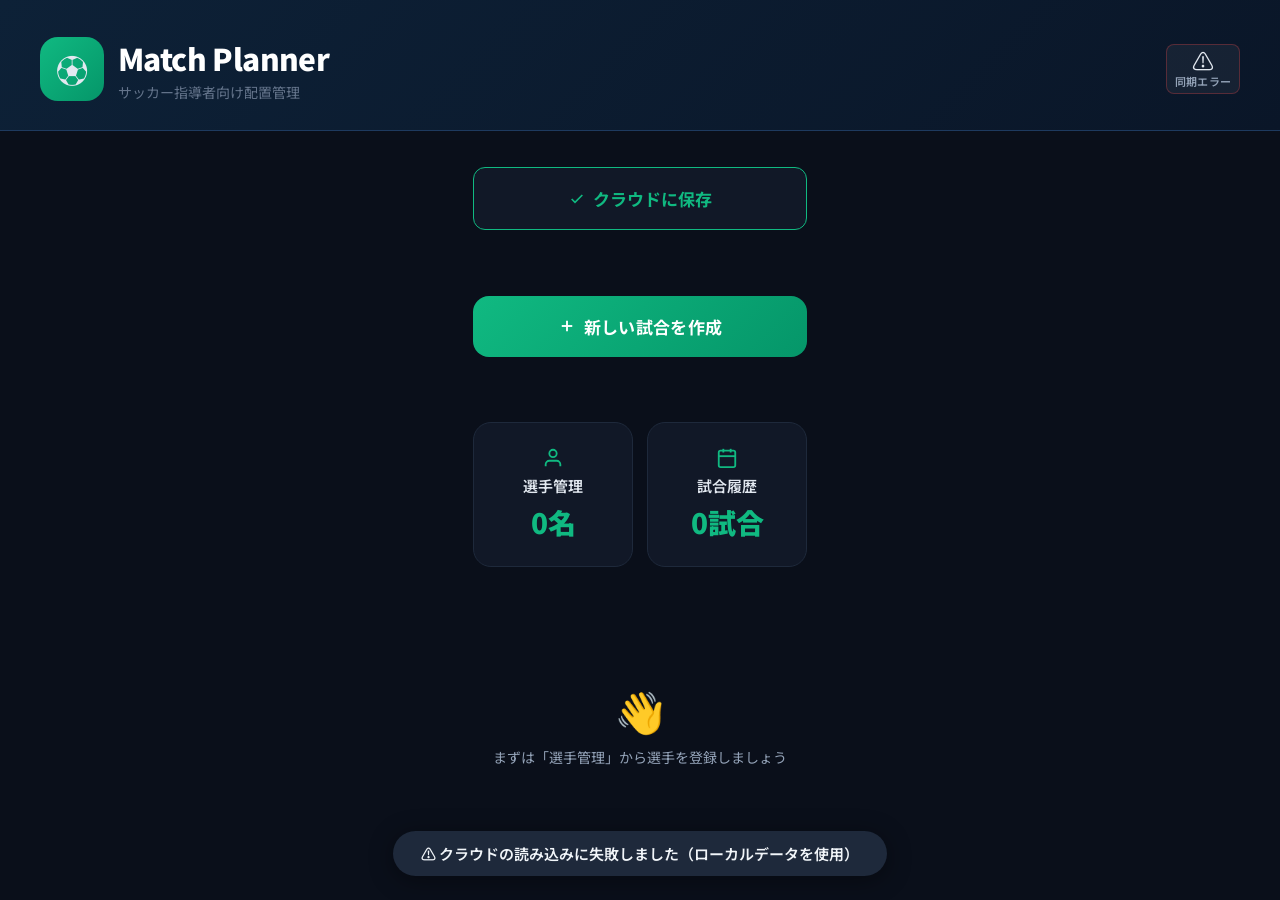
<file: index.html>
<!DOCTYPE html>
<html lang="ja">
<head>
  <meta charset="UTF-8">
  <meta name="viewport" content="width=device-width, initial-scale=1.0, maximum-scale=1.0, user-scalable=no">
  <meta name="theme-color" content="#0a0f1a">
  <meta name="apple-mobile-web-app-capable" content="yes">
  <meta name="apple-mobile-web-app-status-bar-style" content="black-translucent">
  <title>Match Planner</title>
  <link rel="stylesheet" href="style.css">
  <link rel="preconnect" href="https://fonts.googleapis.com">
  <link href="https://fonts.googleapis.com/css2?family=Noto+Sans+JP:wght@400;600;700;800;900&display=swap" rel="stylesheet">
</head>
<body>
<div id="app">

  <!-- ================================================
       SCREEN: HOME
  ================================================= -->
  <div id="screen-home" class="screen">
    <div class="home-header">
      <div class="logo-area">
        <div class="logo-icon">⚽</div>
        <div style="flex:1">
          <div class="logo-title">Match Planner</div>
          <div class="logo-sub">サッカー指導者向け配置管理</div>
        </div>
        <!-- 同期ステータス -->
        <div id="sync-status" class="sync-status" data-status="offline">
          <span class="sync-icon">📵</span>
          <span class="sync-label">オフライン</span>
        </div>
      </div>
    </div>

    <!-- JSONBin未設定の案内 -->
    <div id="jsonbin-config-note" class="config-note hidden">
      <div class="config-note-icon">☁️</div>
      <div class="config-note-text">
        <strong>クラウド同期を有効にするには</strong><br>
        script.js の <code>BIN_ID</code> と <code>API_KEY</code> を設定してください
      </div>
    </div>

    <div class="home-body">
      <!-- クラウド保存ボタン -->
      <button id="btn-cloud-save" class="btn-cloud-save">
        <svg width="16" height="16" viewBox="0 0 24 24" fill="none" stroke="currentColor" stroke-width="2.5"><polyline points="20 6 9 17 4 12"/></svg>
        クラウドに保存
      </button>

      <button id="btn-new-match" class="btn-primary">
        <svg width="18" height="18" viewBox="0 0 24 24" fill="none" stroke="currentColor" stroke-width="2.5"><line x1="12" y1="5" x2="12" y2="19"/><line x1="5" y1="12" x2="19" y2="12"/></svg>
        新しい試合を作成
      </button>

      <div class="quick-grid">
        <button id="btn-players" class="btn-quick">
          <svg width="22" height="22" viewBox="0 0 24 24" fill="none" stroke="currentColor" stroke-width="2"><path d="M20 21v-2a4 4 0 0 0-4-4H8a4 4 0 0 0-4 4v2"/><circle cx="12" cy="7" r="4"/></svg>
          <span>選手管理</span>
          <span id="home-player-count" class="quick-count">0名</span>
        </button>
        <button id="btn-history" class="btn-quick">
          <svg width="22" height="22" viewBox="0 0 24 24" fill="none" stroke="currentColor" stroke-width="2"><rect x="3" y="4" width="18" height="18" rx="2"/><line x1="16" y1="2" x2="16" y2="6"/><line x1="8" y1="2" x2="8" y2="6"/><line x1="3" y1="10" x2="21" y2="10"/></svg>
          <span>試合履歴</span>
          <span id="home-match-count" class="quick-count">0試合</span>
        </button>
      </div>

      <div id="home-recent"></div>
    </div>
  </div>

  <!-- ================================================
       SCREEN: PLAYERS
  ================================================= -->
  <div id="screen-players" class="screen hidden">
    <div class="top-header">
      <button id="btn-back-players" class="btn-back">
        <svg width="24" height="24" viewBox="0 0 24 24" fill="none" stroke="currentColor" stroke-width="2"><polyline points="15 18 9 12 15 6"/></svg>
      </button>
      <div class="header-title-wrap">
        <div class="header-title">選手管理</div>
      </div>
      <div class="header-action">
        <button id="btn-add-player" class="btn-icon">
          <svg width="22" height="22" viewBox="0 0 24 24" fill="none" stroke="currentColor" stroke-width="2.5"><line x1="12" y1="5" x2="12" y2="19"/><line x1="5" y1="12" x2="19" y2="12"/></svg>
        </button>
      </div>
    </div>

    <!-- Player Add/Edit Form -->
    <div id="player-form-wrap" class="scroll-body hidden" style="padding-bottom:0">
      <div class="form-card">
        <div id="player-form-title" class="form-title">選手を追加</div>
        <div class="form-row">
          <div class="form-group" style="flex:2">
            <label class="field-label">選手名 *</label>
            <input id="pf-name" class="field-input" type="text" placeholder="例: 山田 太郎">
          </div>
          <div class="form-group" style="flex:1">
            <label class="field-label">背番号</label>
            <input id="pf-number" class="field-input" type="number" min="1" max="99" placeholder="10">
          </div>
        </div>
        <div class="form-row">
          <div class="form-group">
            <label class="field-label">学年</label>
            <div class="field-select-wrap">
              <select id="pf-grade" class="field-input grade-select"></select>
            </div>
          </div>
          <div class="form-group">
            <label class="field-label">メインポジション</label>
            <div class="field-select-wrap">
              <select id="pf-main" class="field-input pos-select"></select>
            </div>
          </div>
        </div>
        <div class="form-group">
          <label class="field-label">サブポジション（任意）</label>
          <input id="pf-sub" class="field-input" type="text" placeholder="例: CB, RB">
        </div>
        <div class="btn-group">
          <button id="btn-player-form-cancel" class="btn-secondary">キャンセル</button>
          <button id="btn-player-form-save" class="btn-primary-sm">
            <svg width="16" height="16" viewBox="0 0 24 24" fill="none" stroke="currentColor" stroke-width="2.5"><polyline points="20 6 9 17 4 12"/></svg>
            保存
          </button>
        </div>
      </div>
    </div>

    <div id="player-list-body" class="player-list" style="flex:1;overflow-y:auto"></div>
  </div>

  <!-- ================================================
       SCREEN: NEW MATCH
  ================================================= -->
  <div id="screen-new-match" class="screen hidden">
    <div class="top-header">
      <button id="btn-back-new-match" class="btn-back">
        <svg width="24" height="24" viewBox="0 0 24 24" fill="none" stroke="currentColor" stroke-width="2"><polyline points="15 18 9 12 15 6"/></svg>
      </button>
      <div class="header-title-wrap">
        <div class="header-title">試合を作成</div>
      </div>
    </div>
    <div class="scroll-body">
      <div class="form-card">
        <div class="form-group">
          <label class="field-label">対戦相手 *</label>
          <input id="nm-opponent" class="field-input" type="text" placeholder="例: ○○FC">
        </div>
        <div class="form-row">
          <div class="form-group">
            <label class="field-label">日付</label>
            <input id="nm-date" class="field-input" type="date">
          </div>
          <div class="form-group">
            <label class="field-label">試合種別</label>
            <div class="field-select-wrap">
              <select id="nm-type" class="field-input type-select"></select>
            </div>
          </div>
        </div>
        <div class="form-row">
          <div class="form-group">
            <label class="field-label">会場</label>
            <input id="nm-venue" class="field-input" type="text" placeholder="例: 市営グラウンド">
          </div>
          <div class="form-group">
            <label class="field-label">カテゴリー</label>
            <input id="nm-category" class="field-input" type="text" placeholder="例: U15リーグ">
          </div>
        </div>
        <div class="form-group">
          <label class="field-label">試合名（省略可）</label>
          <input id="nm-name" class="field-input" type="text" placeholder="省略すると「vs 対戦相手」になります">
        </div>
        <div class="form-group">
          <label class="field-label">フォーメーション</label>
          <div id="formation-btns" class="formation-grid"></div>
        </div>
        <div class="form-group">
          <label class="field-label">前回の配置をコピー（任意）</label>
          <div class="field-select-wrap">
            <select id="nm-copy" class="field-input"></select>
          </div>
        </div>
      </div>
      <button id="btn-create-match" class="btn-primary" style="margin-top:4px">
        <svg width="18" height="18" viewBox="0 0 24 24" fill="none" stroke="currentColor" stroke-width="2"><circle cx="12" cy="12" r="10"/><polygon points="12,2 15,9 22,9 17,14 19,21 12,17 5,21 7,14 2,9 9,9" stroke-width="1.5"/></svg>
        試合を作成して配置開始
      </button>
    </div>
  </div>

  <!-- ================================================
       SCREEN: MATCH
  ================================================= -->
  <div id="screen-match" class="screen hidden">
    <div class="top-header">
      <button id="btn-back-match" class="btn-back">
        <svg width="24" height="24" viewBox="0 0 24 24" fill="none" stroke="currentColor" stroke-width="2"><polyline points="15 18 9 12 15 6"/></svg>
      </button>
      <div class="header-title-wrap">
        <div class="header-title" id="match-title"></div>
        <div class="header-sub" id="match-type-badge"></div>
      </div>
    </div>
    <div id="match-meta" class="match-meta-bar"></div>

    <div class="tab-bar">
      <button class="tab-btn active" data-tab="board">配置</button>
      <button class="tab-btn" data-tab="subs">交代</button>
      <button class="tab-btn" data-tab="bench">ベンチ</button>
      <button id="tab-time-btn" class="tab-btn" data-tab="time">出場時間</button>
    </div>

    <div class="tab-content">

      <!-- BOARD -->
      <div id="tab-board" class="tab-pane active">
        <div class="board-layout">
          <div class="pitch-panel">
            <div class="formation-badge">
              <span id="formation-badge-text" class="formation-badge-text">4-3-3</span>
              <span id="placed-count" class="placed-count">0/11</span>
            </div>
            <div class="pitch">
              <div id="pitch-rows"></div>
            </div>
            <div id="selection-hint" class="selection-hint">
              <span style="color:var(--dim)">ポジションまたは選手をタップして配置</span>
            </div>
          </div>
          <div class="player-strip-wrap">
            <div class="player-strip-header">
              <span class="strip-title">選手一覧</span>
              <span id="strip-count" class="strip-count">0名未配置</span>
            </div>
            <div id="player-strip" class="player-strip"></div>
          </div>
        </div>
      </div>

      <!-- SUBS -->
      <div id="tab-subs" class="tab-pane">
        <div style="padding:12px 16px 8px;flex-shrink:0">
          <button id="btn-add-sub" class="btn-primary-sm">
            <svg width="16" height="16" viewBox="0 0 24 24" fill="none" stroke="currentColor" stroke-width="2.5"><line x1="12" y1="5" x2="12" y2="19"/><line x1="5" y1="12" x2="19" y2="12"/></svg>
            交代を追加
          </button>
        </div>
        <div id="subs-body" class="subs-scroll"></div>
      </div>

      <!-- BENCH -->
      <div id="tab-bench" class="tab-pane">
        <div id="bench-body" class="bench-scroll player-list"></div>
      </div>

      <!-- TIME -->
      <div id="tab-time" class="tab-pane">
        <div id="time-body" class="time-scroll"></div>
      </div>

    </div>
  </div>

  <!-- ================================================
       SCREEN: HISTORY
  ================================================= -->
  <div id="screen-history" class="screen hidden">
    <div class="top-header">
      <button id="btn-back-history" class="btn-back">
        <svg width="24" height="24" viewBox="0 0 24 24" fill="none" stroke="currentColor" stroke-width="2"><polyline points="15 18 9 12 15 6"/></svg>
      </button>
      <div class="header-title-wrap">
        <div class="header-title">試合履歴</div>
      </div>
    </div>
    <div id="history-body" class="history-scroll"></div>
  </div>

</div><!-- /app -->

<!-- SUB FORM MODAL -->
<div id="sub-form-overlay" class="modal-overlay">
  <div class="bottom-sheet">
    <div class="sheet-header">
      <span class="sheet-title">交代を追加</span>
      <button id="btn-sub-cancel" class="btn-icon">
        <svg width="20" height="20" viewBox="0 0 24 24" fill="none" stroke="currentColor" stroke-width="2.5"><line x1="18" y1="6" x2="6" y2="18"/><line x1="6" y1="6" x2="18" y2="18"/></svg>
      </button>
    </div>
    <div style="padding:16px">
      <div class="form-group">
        <label class="field-label">時間（分）</label>
        <input id="sf-minute" class="field-input" type="number" min="1" max="120" placeholder="例: 45">
      </div>
      <div class="form-row">
        <div class="form-group">
          <label class="field-label">▼ OUT（交代される）</label>
          <div class="field-select-wrap">
            <select id="sf-out" class="field-input"></select>
          </div>
        </div>
        <div class="form-group">
          <label class="field-label">▲ IN（入る選手）</label>
          <div class="field-select-wrap">
            <select id="sf-in" class="field-input"></select>
          </div>
        </div>
      </div>
      <div class="btn-group">
        <button id="btn-sub-cancel2" class="btn-secondary">キャンセル</button>
        <button id="btn-sub-save" class="btn-primary-sm">
          <svg width="16" height="16" viewBox="0 0 24 24" fill="none" stroke="currentColor" stroke-width="2.5"><polyline points="20 6 9 17 4 12"/></svg>
          追加
        </button>
      </div>
    </div>
  </div>
</div>

<!-- CONFIRM -->
<div id="confirm-overlay" class="confirm-overlay">
  <div class="confirm-box">
    <div id="confirm-title" class="confirm-title"></div>
    <div id="confirm-msg"   class="confirm-msg"></div>
    <div class="confirm-btns">
      <button id="confirm-cancel" class="btn-confirm-cancel">キャンセル</button>
      <button id="confirm-ok"     class="btn-confirm-ok">削除</button>
    </div>
  </div>
</div>

<!-- TOAST -->
<div id="toast" class="toast"></div>

<script src="script.js"></script>
</body>
</html>
</file>
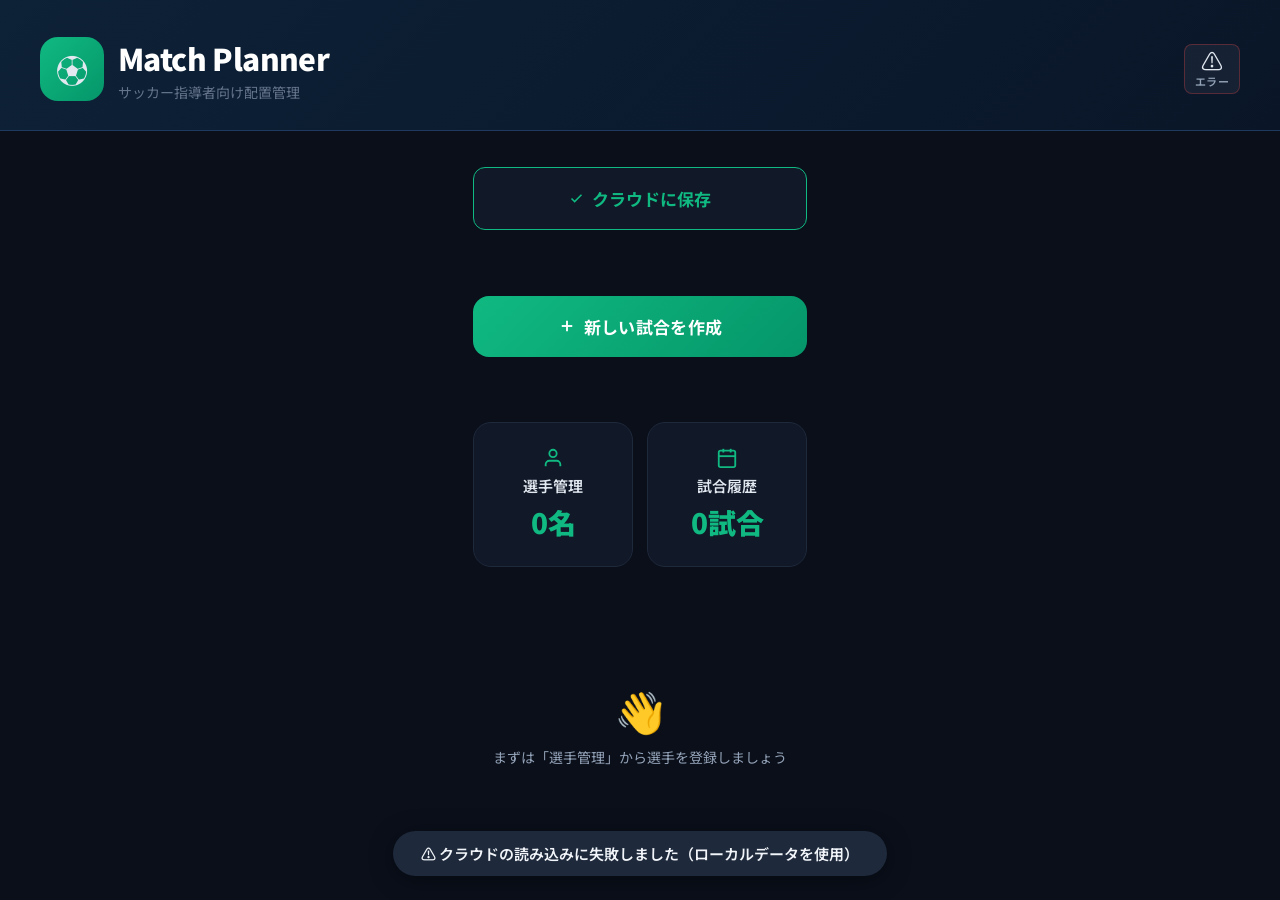
<file: teamB/index.html>
<!DOCTYPE html>
<html lang="ja">
<head>
  <meta charset="UTF-8">
  <meta name="viewport" content="width=device-width, initial-scale=1.0, maximum-scale=1.0, user-scalable=no">
  <meta name="theme-color" content="#0a0f1a">
  <meta name="apple-mobile-web-app-capable" content="yes">
  <title>Match Planner</title>
  <link rel="stylesheet" href="style.css">
  <link rel="preconnect" href="https://fonts.googleapis.com">
  <link href="https://fonts.googleapis.com/css2?family=Noto+Sans+JP:wght@400;600;700;800;900&display=swap" rel="stylesheet">
</head>
<body>
<div id="app">

<!-- ══════════════════════════════════════════
     HOME
══════════════════════════════════════════ -->
<div id="screen-home" class="screen">
  <div class="home-header">
    <div class="logo-area">
      <div class="logo-icon">⚽</div>
      <div style="flex:1">
        <div class="logo-title">Match Planner</div>
        <div class="logo-sub">サッカー指導者向け配置管理</div>
      </div>
      <div id="sync-status" class="sync-status" data-status="offline">
        <span class="sync-icon">📵</span><span class="sync-label">オフライン</span>
      </div>
    </div>
  </div>
  <div id="jsonbin-config-note" class="config-note hidden">
    <div class="config-note-icon">☁️</div>
    <div class="config-note-text"><strong>クラウド同期を有効にするには</strong><br>script.js の <code>BIN_ID</code> と <code>API_KEY</code> を設定してください</div>
  </div>
  <div class="home-body">
    <button id="btn-cloud-save" class="btn-cloud-save">
      <svg width="15" height="15" viewBox="0 0 24 24" fill="none" stroke="currentColor" stroke-width="2.5"><polyline points="20 6 9 17 4 12"/></svg>
      クラウドに保存
    </button>
    <button id="btn-new-match" class="btn-primary">
      <svg width="18" height="18" viewBox="0 0 24 24" fill="none" stroke="currentColor" stroke-width="2.5"><line x1="12" y1="5" x2="12" y2="19"/><line x1="5" y1="12" x2="19" y2="12"/></svg>
      新しい試合を作成
    </button>
    <div class="quick-grid">
      <button id="btn-players" class="btn-quick">
        <svg width="22" height="22" viewBox="0 0 24 24" fill="none" stroke="currentColor" stroke-width="2"><path d="M20 21v-2a4 4 0 0 0-4-4H8a4 4 0 0 0-4 4v2"/><circle cx="12" cy="7" r="4"/></svg>
        <span>選手管理</span>
        <span id="home-player-count" class="quick-count">0名</span>
      </button>
      <button id="btn-history" class="btn-quick">
        <svg width="22" height="22" viewBox="0 0 24 24" fill="none" stroke="currentColor" stroke-width="2"><rect x="3" y="4" width="18" height="18" rx="2"/><line x1="16" y1="2" x2="16" y2="6"/><line x1="8" y1="2" x2="8" y2="6"/><line x1="3" y1="10" x2="21" y2="10"/></svg>
        <span>試合履歴</span>
        <span id="home-match-count" class="quick-count">0試合</span>
      </button>
    </div>
    <div id="home-recent"></div>
  </div>
</div>

<!-- ══════════════════════════════════════════
     PLAYERS
══════════════════════════════════════════ -->
<div id="screen-players" class="screen hidden">
  <div class="top-header">
    <button id="btn-back-players" class="btn-back">
      <svg width="24" height="24" viewBox="0 0 24 24" fill="none" stroke="currentColor" stroke-width="2"><polyline points="15 18 9 12 15 6"/></svg>
    </button>
    <div class="header-title-wrap"><div class="header-title">選手管理</div></div>
    <div class="header-action">
      <button id="btn-add-player" class="btn-icon">
        <svg width="22" height="22" viewBox="0 0 24 24" fill="none" stroke="currentColor" stroke-width="2.5"><line x1="12" y1="5" x2="12" y2="19"/><line x1="5" y1="12" x2="19" y2="12"/></svg>
      </button>
    </div>
  </div>

  <!-- フィルター・ソートバー -->
  <div id="player-filter-bar" class="player-filter-bar"></div>

  <!-- 追加・編集フォーム -->
  <div id="player-form-wrap" class="scroll-body hidden" style="padding-bottom:0">
    <div class="form-card">
      <div id="player-form-title" class="form-title">選手を追加</div>
      <div class="form-row">
        <div class="form-group" style="flex:2">
          <label class="field-label">選手名 *</label>
          <input id="pf-name" class="field-input" type="text" placeholder="例: 山田 太郎">
        </div>
        <div class="form-group" style="flex:1">
          <label class="field-label">背番号</label>
          <input id="pf-number" class="field-input" type="number" min="1" max="99" placeholder="10">
        </div>
      </div>
      <div class="form-row">
        <div class="form-group">
          <label class="field-label">学年</label>
          <div class="field-select-wrap">
            <select id="pf-grade" class="field-input grade-select"></select>
          </div>
        </div>
        <div class="form-group">
          <label class="field-label">メインポジション</label>
          <div class="field-select-wrap">
            <select id="pf-main-group" class="field-input pos-group-select"></select>
          </div>
        </div>
      </div>
      <div class="form-row">
        <div class="form-group">
          <label class="field-label">詳細ポジション（任意）</label>
          <input id="pf-detail-pos" class="field-input" type="text" placeholder="例: CB, SB, WB">
        </div>
        <div class="form-group">
          <label class="field-label">サブポジション（任意）</label>
          <input id="pf-sub" class="field-input" type="text" placeholder="例: MF, FW">
        </div>
      </div>
      <div class="btn-group">
        <button id="btn-player-form-cancel" class="btn-secondary">キャンセル</button>
        <button id="btn-player-form-save" class="btn-primary-sm">
          <svg width="16" height="16" viewBox="0 0 24 24" fill="none" stroke="currentColor" stroke-width="2.5"><polyline points="20 6 9 17 4 12"/></svg>
          保存
        </button>
      </div>
    </div>
  </div>

  <div id="player-list-body" class="player-list" style="flex:1;overflow-y:auto"></div>
</div>

<!-- ══════════════════════════════════════════
     NEW MATCH
══════════════════════════════════════════ -->
<div id="screen-new-match" class="screen hidden">
  <div class="top-header">
    <button id="btn-back-new-match" class="btn-back">
      <svg width="24" height="24" viewBox="0 0 24 24" fill="none" stroke="currentColor" stroke-width="2"><polyline points="15 18 9 12 15 6"/></svg>
    </button>
    <div class="header-title-wrap"><div class="header-title">試合を作成</div></div>
  </div>
  <div class="scroll-body">
    <div class="form-card">
      <div class="form-group">
        <label class="field-label">対戦相手 *</label>
        <input id="nm-opponent" class="field-input" type="text" placeholder="例: ○○FC">
      </div>
      <div class="form-row">
        <div class="form-group">
          <label class="field-label">日付</label>
          <input id="nm-date" class="field-input" type="date">
        </div>
        <div class="form-group">
          <label class="field-label">試合種別</label>
          <div class="field-select-wrap">
            <select id="nm-type" class="field-input type-select"></select>
          </div>
        </div>
      </div>
      <!-- ① 大会・リーグ名 -->
      <div class="form-group">
        <label class="field-label">大会・リーグ名</label>
        <div id="nm-competition"></div>
      </div>
      <div class="form-row">
        <div class="form-group">
          <label class="field-label">会場</label>
          <input id="nm-venue" class="field-input" type="text" placeholder="例: 市営グラウンド">
        </div>
        <div class="form-group">
          <label class="field-label">試合名（省略可）</label>
          <input id="nm-name" class="field-input" type="text" placeholder="省略すると「vs 相手」になります">
        </div>
      </div>
      <div class="form-group">
        <label class="field-label">フォーメーション</label>
        <div id="formation-btns" class="formation-grid"></div>
      </div>
      <div class="form-group">
        <label class="field-label">前回の配置をコピー（任意）</label>
        <div class="field-select-wrap">
          <select id="nm-copy" class="field-input"></select>
        </div>
      </div>
    </div>
    <button id="btn-create-match" class="btn-primary" style="margin-top:4px">
      <svg width="18" height="18" viewBox="0 0 24 24" fill="none" stroke="currentColor" stroke-width="2"><circle cx="12" cy="12" r="10"/></svg>
      試合を作成して配置開始
    </button>
  </div>
</div>

<!-- ══════════════════════════════════════════
     MATCH DETAIL
══════════════════════════════════════════ -->
<div id="screen-match" class="screen hidden">
  <div class="top-header">
    <button id="btn-back-match" class="btn-back">
      <svg width="24" height="24" viewBox="0 0 24 24" fill="none" stroke="currentColor" stroke-width="2"><polyline points="15 18 9 12 15 6"/></svg>
    </button>
    <div class="header-title-wrap">
      <div class="header-title" id="match-title"></div>
      <div class="header-sub" id="match-type-badge"></div>
    </div>
  </div>
  <div id="match-meta" class="match-meta-bar"></div>

  <div class="tab-bar tab-bar-scroll">
    <button class="tab-btn active" data-tab="board">配置</button>
    <button class="tab-btn" data-tab="result">結果</button>
    <button class="tab-btn" data-tab="subs">交代</button>
    <button class="tab-btn" data-tab="bench">ベンチ</button>
    <button id="tab-time-btn" class="tab-btn" data-tab="time">出場時間</button>
    <button class="tab-btn" data-tab="matchstat">データ</button>
    <button class="tab-btn" data-tab="hp">HP用</button>
  </div>

  <div class="tab-content">
    <!-- BOARD -->
    <div id="tab-board" class="tab-pane active">
      <div class="board-layout">
        <div class="pitch-panel">
          <div class="formation-badge">
            <span id="formation-badge-text" class="formation-badge-text">4-3-3</span>
            <span id="placed-count" class="placed-count">0/11</span>
          </div>
          <div class="pitch"><div id="pitch-rows"></div></div>
          <div id="selection-hint" class="selection-hint">
            <span style="color:var(--dim)">ポジションまたは選手をタップして配置</span>
          </div>
        </div>
        <div class="player-strip-wrap">
          <div class="player-strip-header">
            <span class="strip-title">選手一覧</span>
            <span id="strip-count" class="strip-count">0名未配置</span>
          </div>
          <div id="player-strip" class="player-strip"></div>
        </div>
      </div>
    </div>

    <!-- SUBS -->
    <div id="tab-subs" class="tab-pane">
      <div style="padding:12px 16px 8px;flex-shrink:0">
        <button id="btn-add-sub" class="btn-primary-sm">
          <svg width="16" height="16" viewBox="0 0 24 24" fill="none" stroke="currentColor" stroke-width="2.5"><line x1="12" y1="5" x2="12" y2="19"/><line x1="5" y1="12" x2="19" y2="12"/></svg>
          交代を追加
        </button>
      </div>
      <div id="subs-body" class="subs-scroll"></div>
    </div>

    <!-- BENCH -->
    <div id="tab-bench" class="tab-pane">
      <div id="bench-body" class="bench-scroll player-list"></div>
    </div>

    <!-- TIME -->
    <div id="tab-time" class="tab-pane">
      <div id="time-body" class="time-scroll"></div>
    </div>

    <!-- MATCH STAT -->
    <div id="tab-matchstat" class="tab-pane">
      <div id="matchstat-body" class="time-scroll"></div>
    </div>

    <!-- RESULT -->
    <div id="tab-result" class="tab-pane">
      <div id="result-body" class="result-scroll"></div>
    </div>

    <!-- HP DATA -->
    <div id="tab-hp" class="tab-pane">
      <div id="hp-body" class="result-scroll"></div>
    </div>
  </div>
</div>

<!-- ══════════════════════════════════════════
     HISTORY
══════════════════════════════════════════ -->
<div id="screen-history" class="screen hidden">
  <div class="top-header">
    <button id="btn-back-history" class="btn-back">
      <svg width="24" height="24" viewBox="0 0 24 24" fill="none" stroke="currentColor" stroke-width="2"><polyline points="15 18 9 12 15 6"/></svg>
    </button>
    <div class="header-title-wrap"><div class="header-title">試合履歴</div></div>
  </div>
  <div id="history-body" class="history-scroll"></div>
</div>

</div><!-- /app -->

<!-- ══════════════════════════════════════════
     PLAYER DETAIL MODAL
══════════════════════════════════════════ -->
<div id="player-detail-overlay" class="modal-overlay">
  <div class="bottom-sheet" style="max-height:85vh">
    <div class="sheet-header">
      <span class="sheet-title">選手データ</span>
      <button id="btn-close-player-detail" class="btn-icon">
        <svg width="20" height="20" viewBox="0 0 24 24" fill="none" stroke="currentColor" stroke-width="2.5"><line x1="18" y1="6" x2="6" y2="18"/><line x1="6" y1="6" x2="18" y2="18"/></svg>
      </button>
    </div>
    <div id="player-detail-content" class="sheet-list" style="padding:16px 20px 24px"></div>
  </div>
</div>

<!-- SUB FORM MODAL -->
<div id="sub-form-overlay" class="modal-overlay">
  <div class="bottom-sheet">
    <div class="sheet-header">
      <span class="sheet-title">交代を追加</span>
      <button id="btn-sub-cancel" class="btn-icon">
        <svg width="20" height="20" viewBox="0 0 24 24" fill="none" stroke="currentColor" stroke-width="2.5"><line x1="18" y1="6" x2="6" y2="18"/><line x1="6" y1="6" x2="18" y2="18"/></svg>
      </button>
    </div>
    <div style="padding:16px">
      <div class="form-group">
        <label class="field-label">時間（分）</label>
        <input id="sf-minute" class="field-input" type="number" min="1" max="120" placeholder="例: 45">
      </div>
      <div class="form-row">
        <div class="form-group">
          <label class="field-label">▼ OUT</label>
          <div class="field-select-wrap"><select id="sf-out" class="field-input"></select></div>
        </div>
        <div class="form-group">
          <label class="field-label">▲ IN</label>
          <div class="field-select-wrap"><select id="sf-in" class="field-input"></select></div>
        </div>
      </div>
      <div class="btn-group">
        <button id="btn-sub-cancel2" class="btn-secondary">キャンセル</button>
        <button id="btn-sub-save" class="btn-primary-sm">
          <svg width="16" height="16" viewBox="0 0 24 24" fill="none" stroke="currentColor" stroke-width="2.5"><polyline points="20 6 9 17 4 12"/></svg>
          追加
        </button>
      </div>
    </div>
  </div>
</div>

<!-- CONFIRM -->
<div id="confirm-overlay" class="confirm-overlay">
  <div class="confirm-box">
    <div id="confirm-title" class="confirm-title"></div>
    <div id="confirm-msg"   class="confirm-msg"></div>
    <div class="confirm-btns">
      <button id="confirm-cancel" class="btn-confirm-cancel">キャンセル</button>
      <button id="confirm-ok"     class="btn-confirm-ok">削除</button>
    </div>
  </div>
</div>

<div id="toast" class="toast"></div>
<script src="script.js"></script>
</body>
</html>
</file>
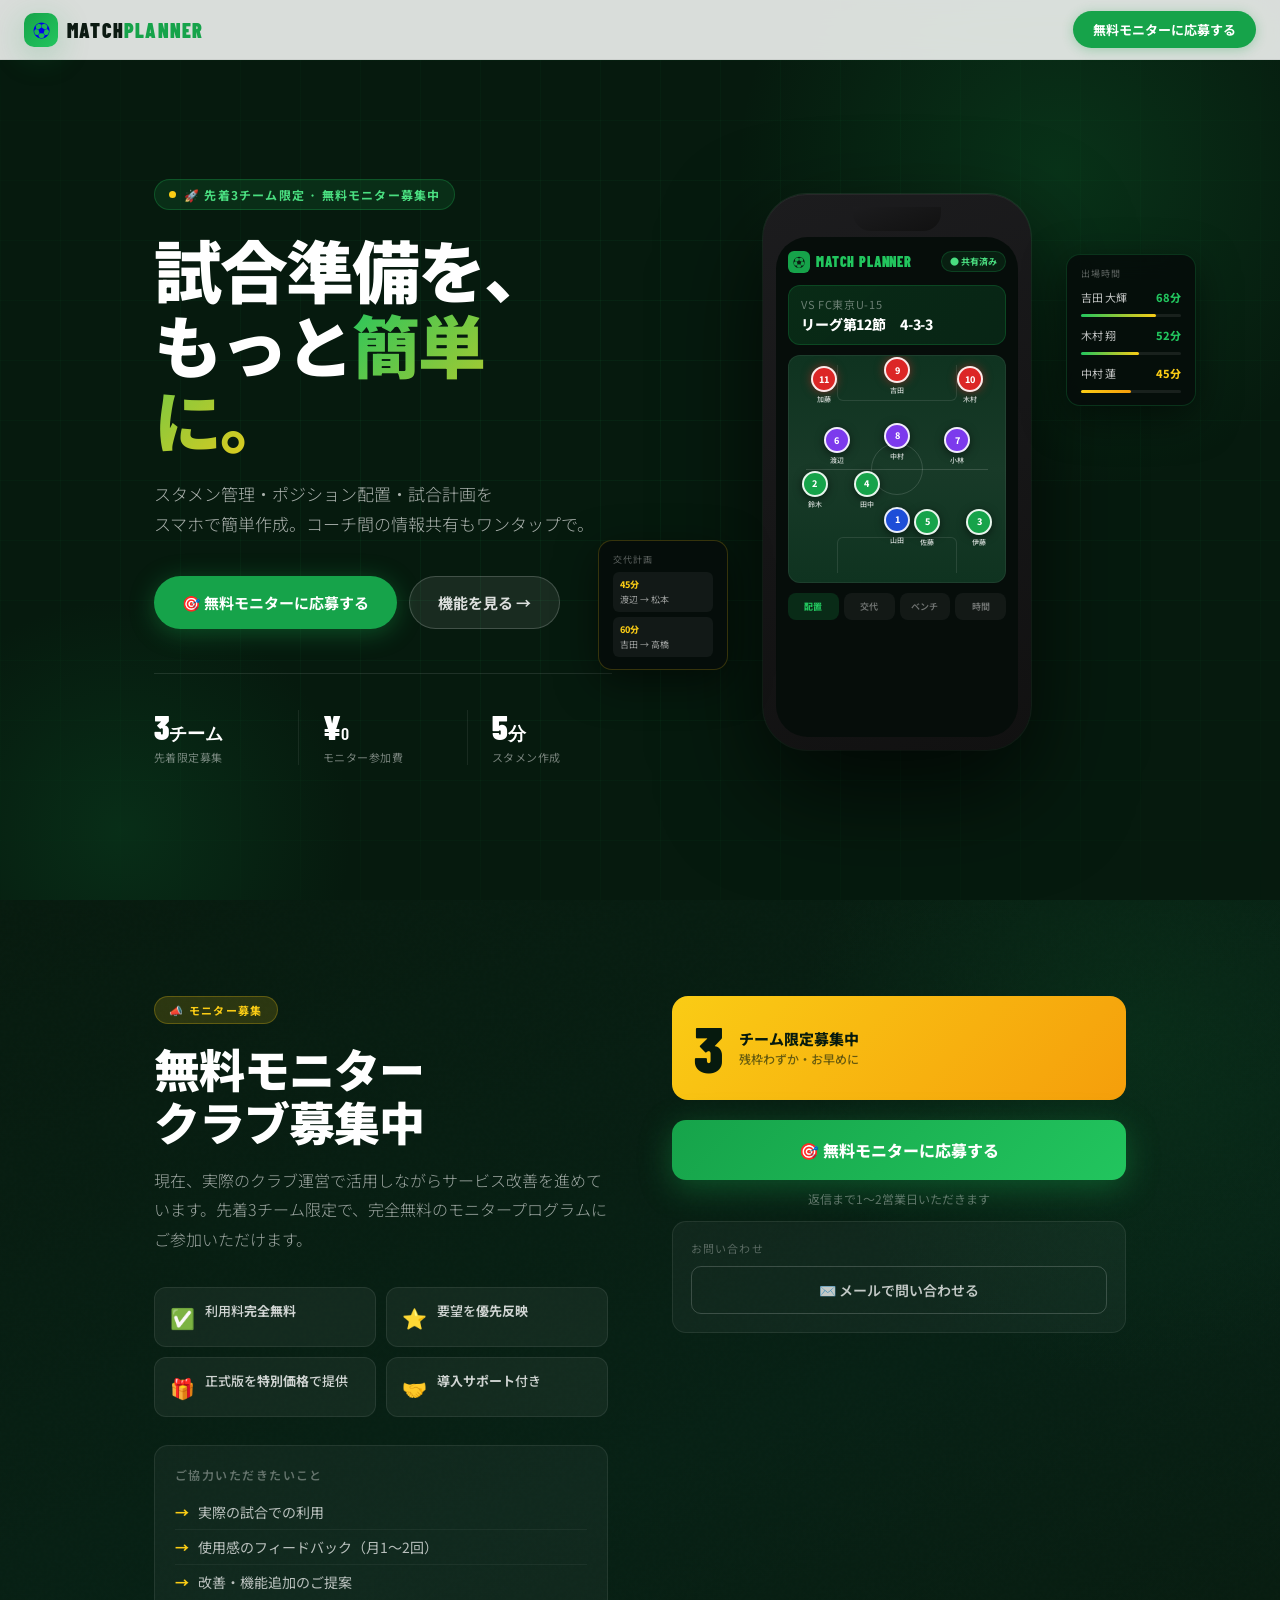
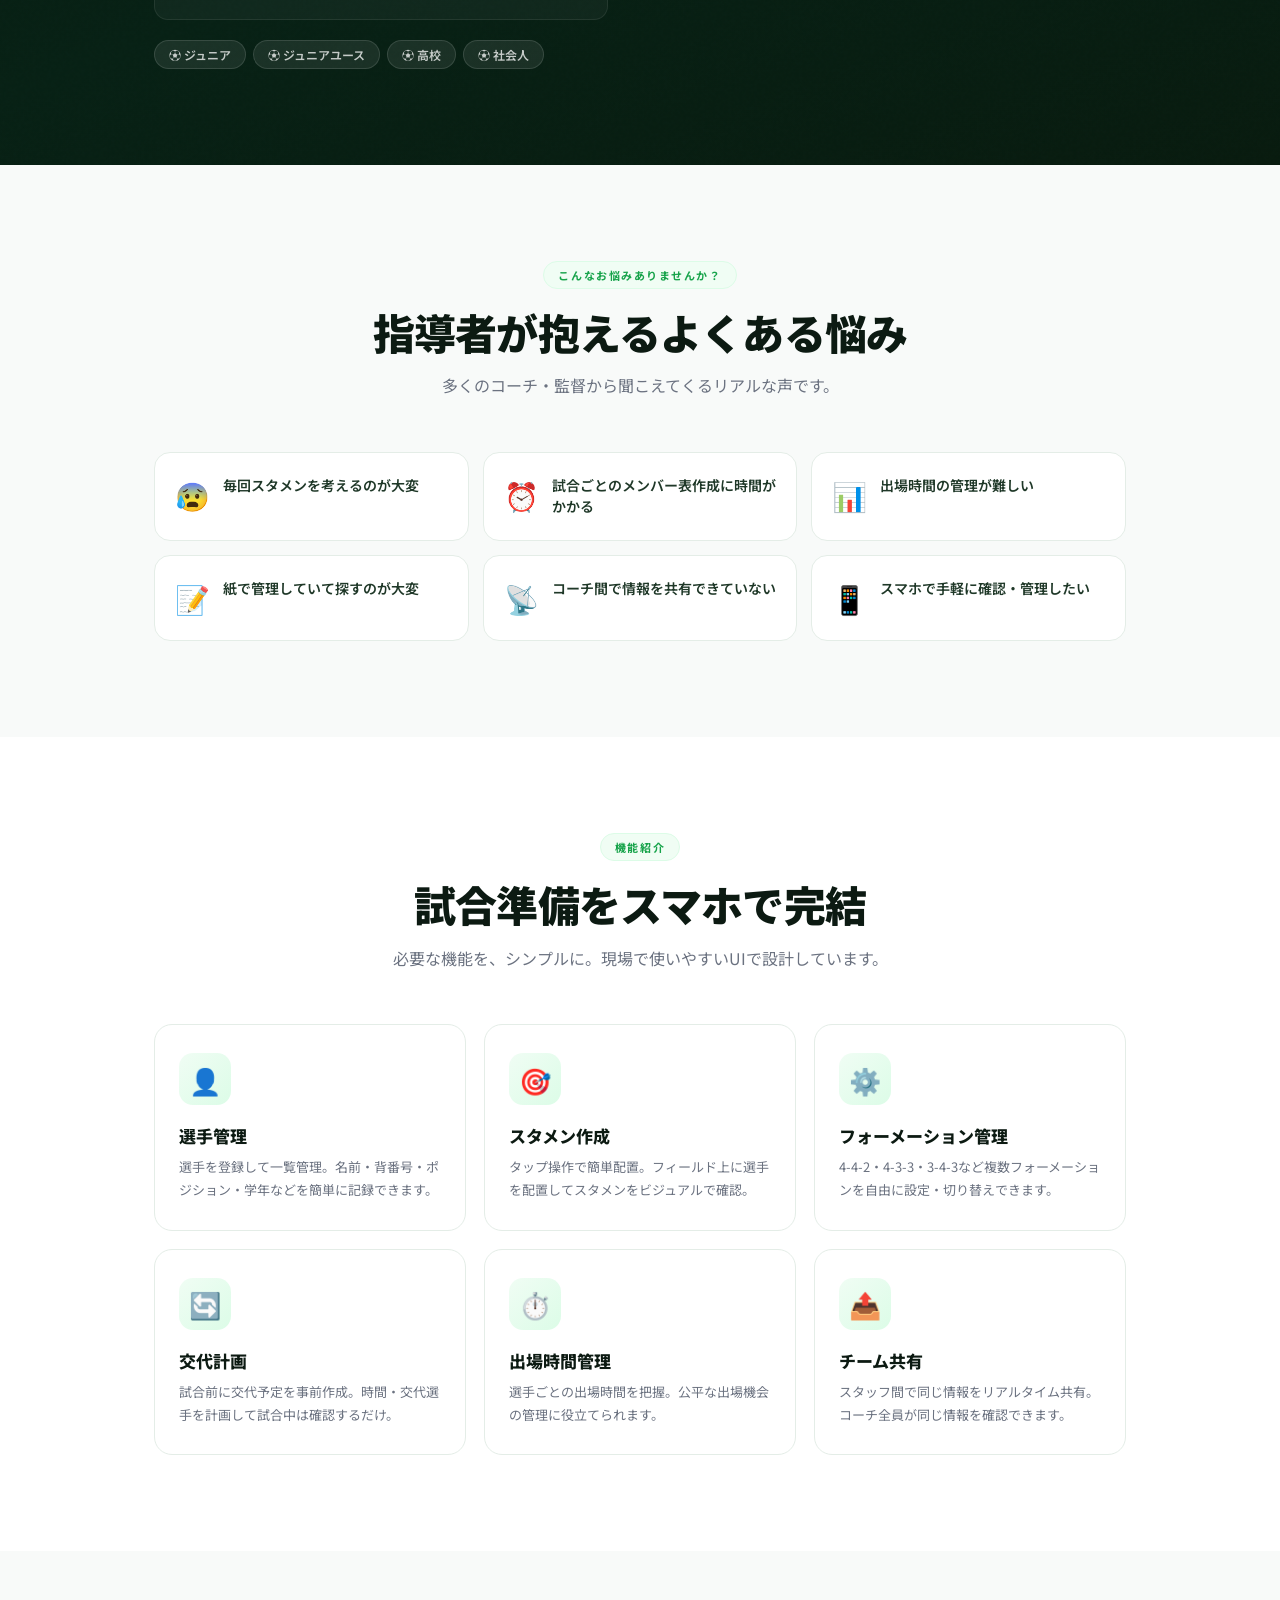
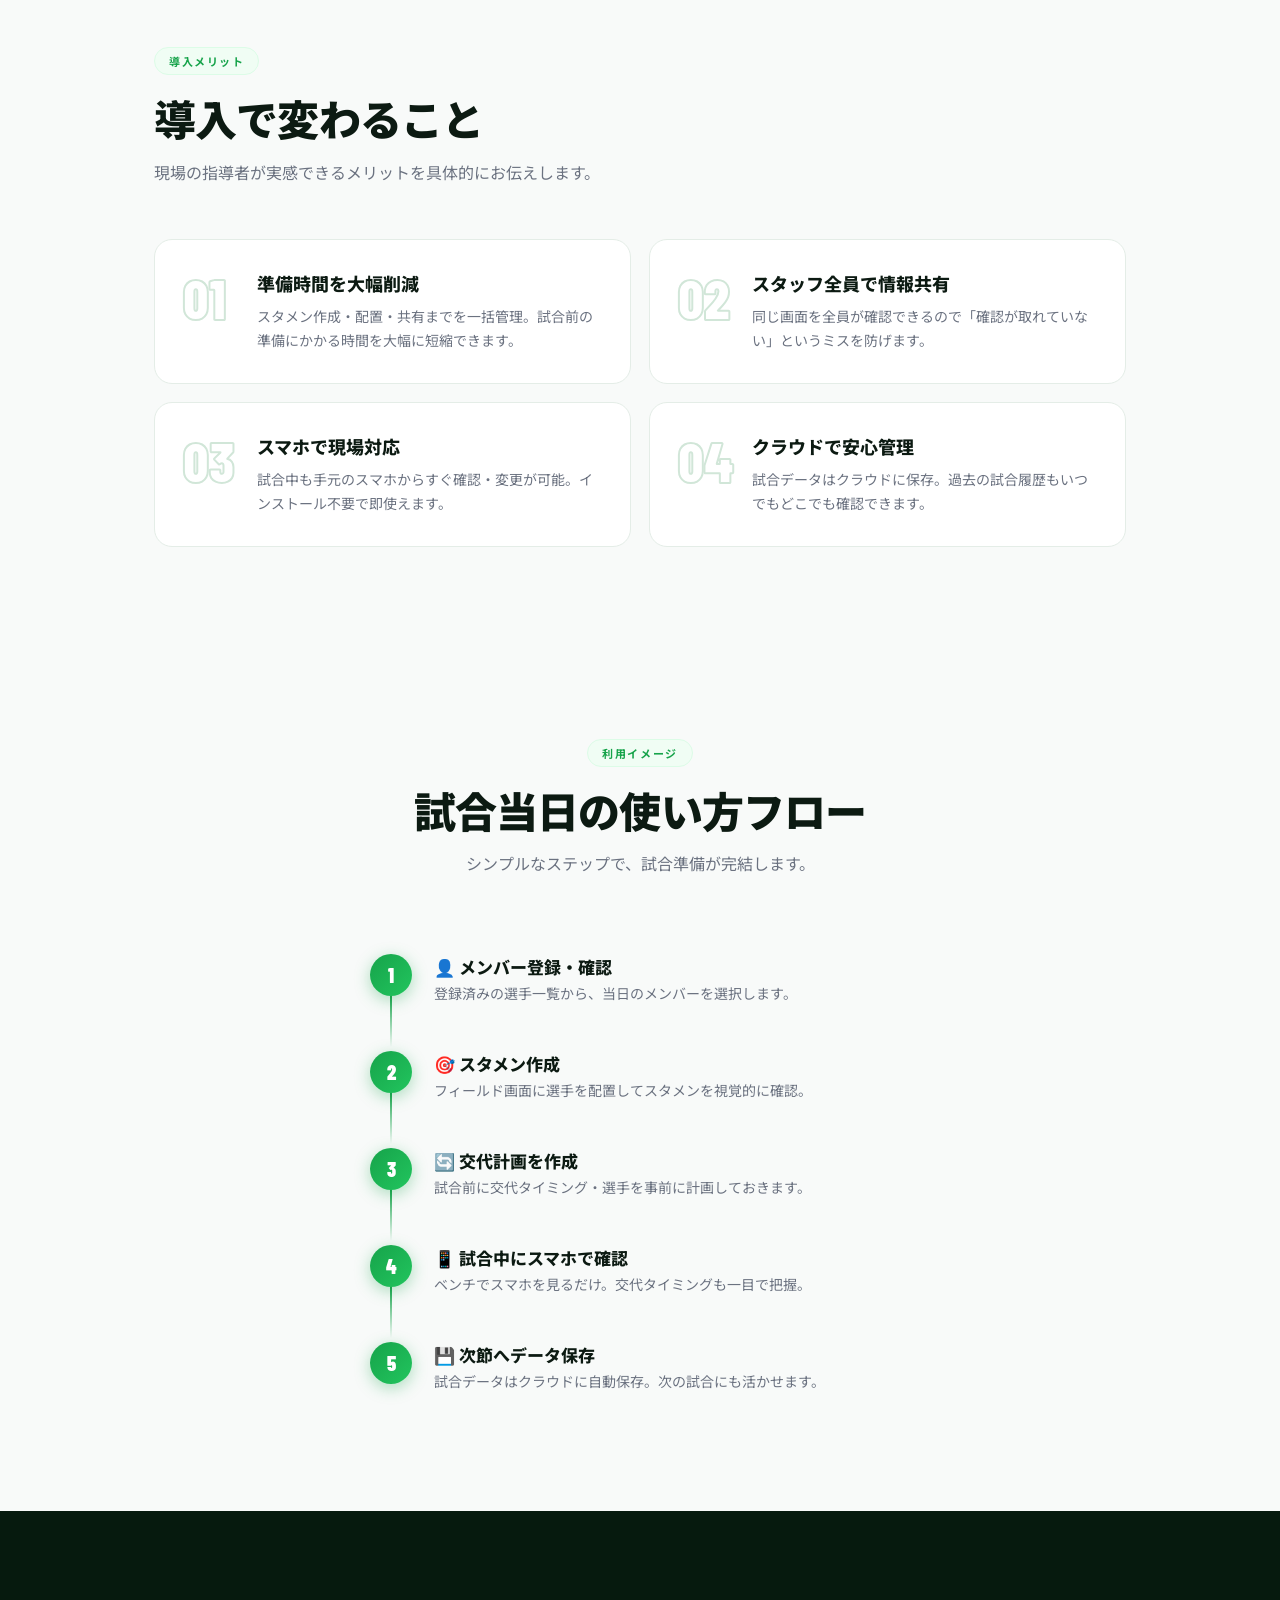
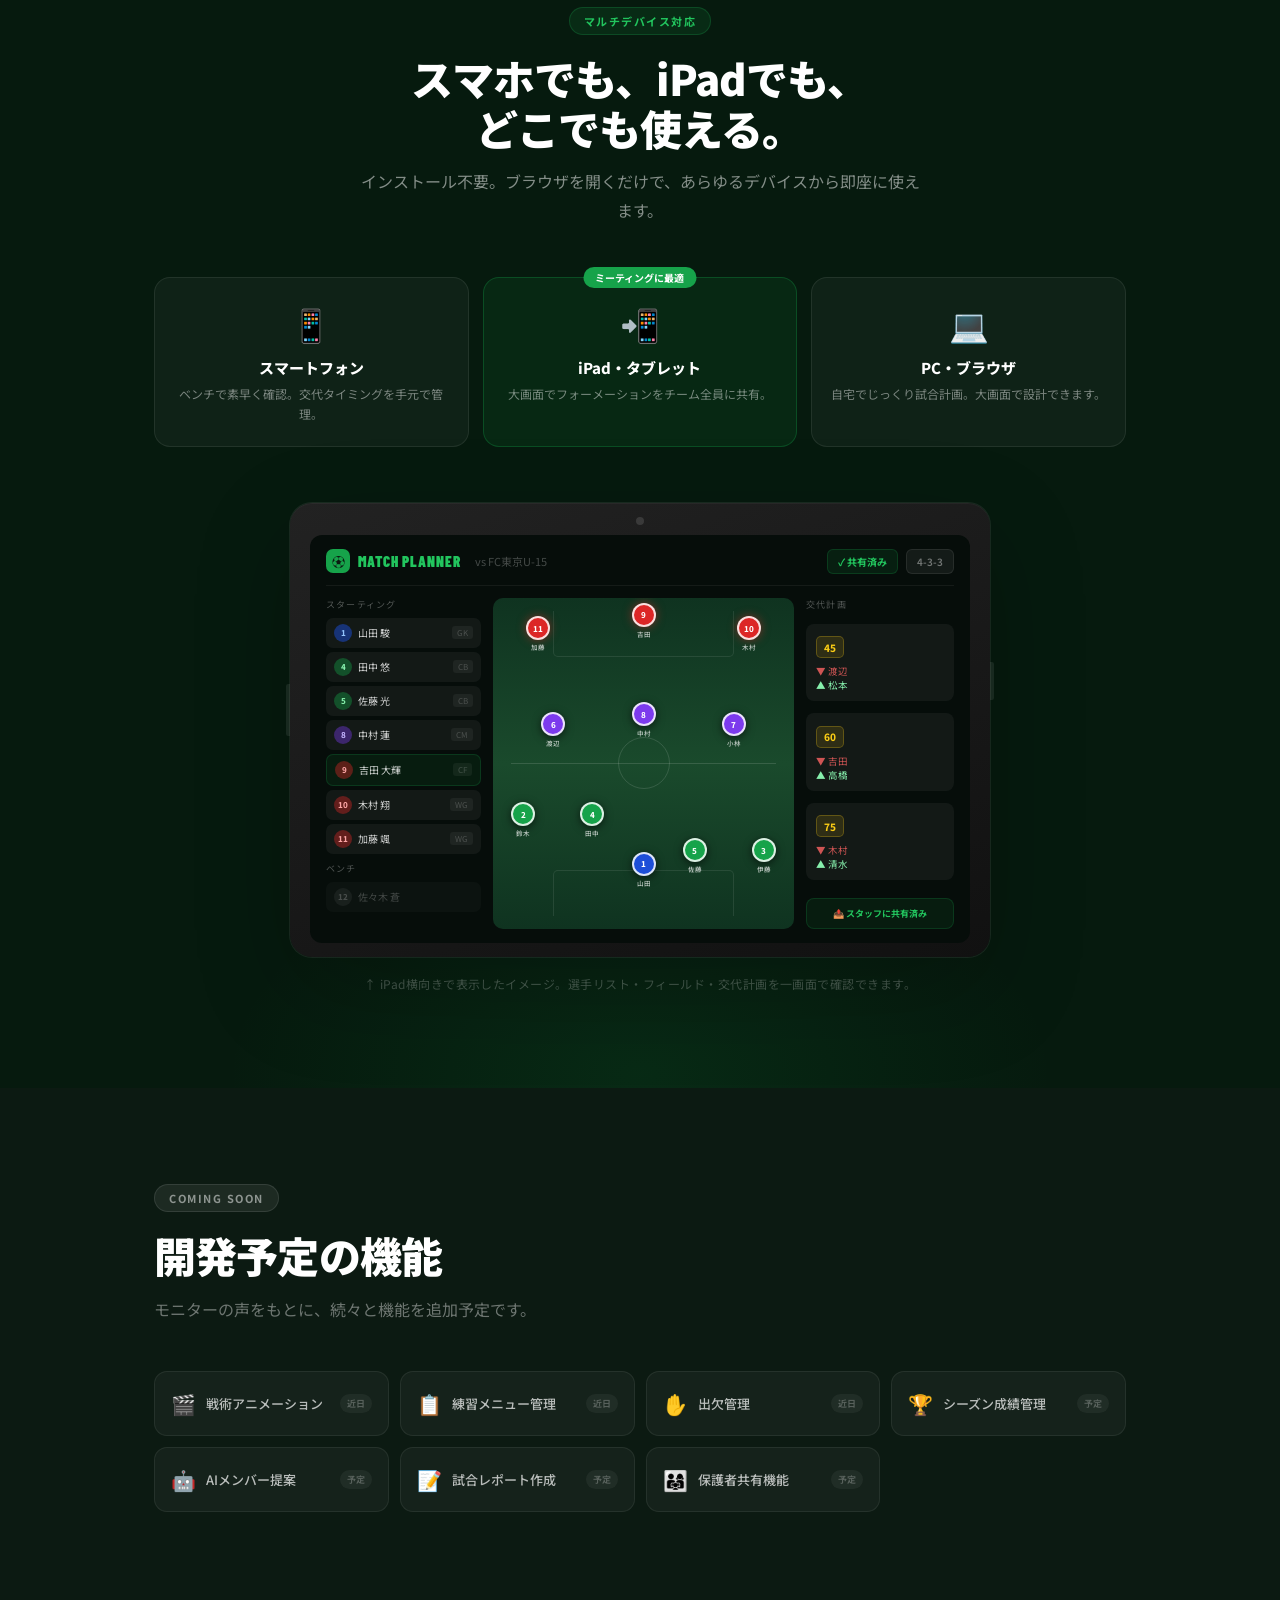
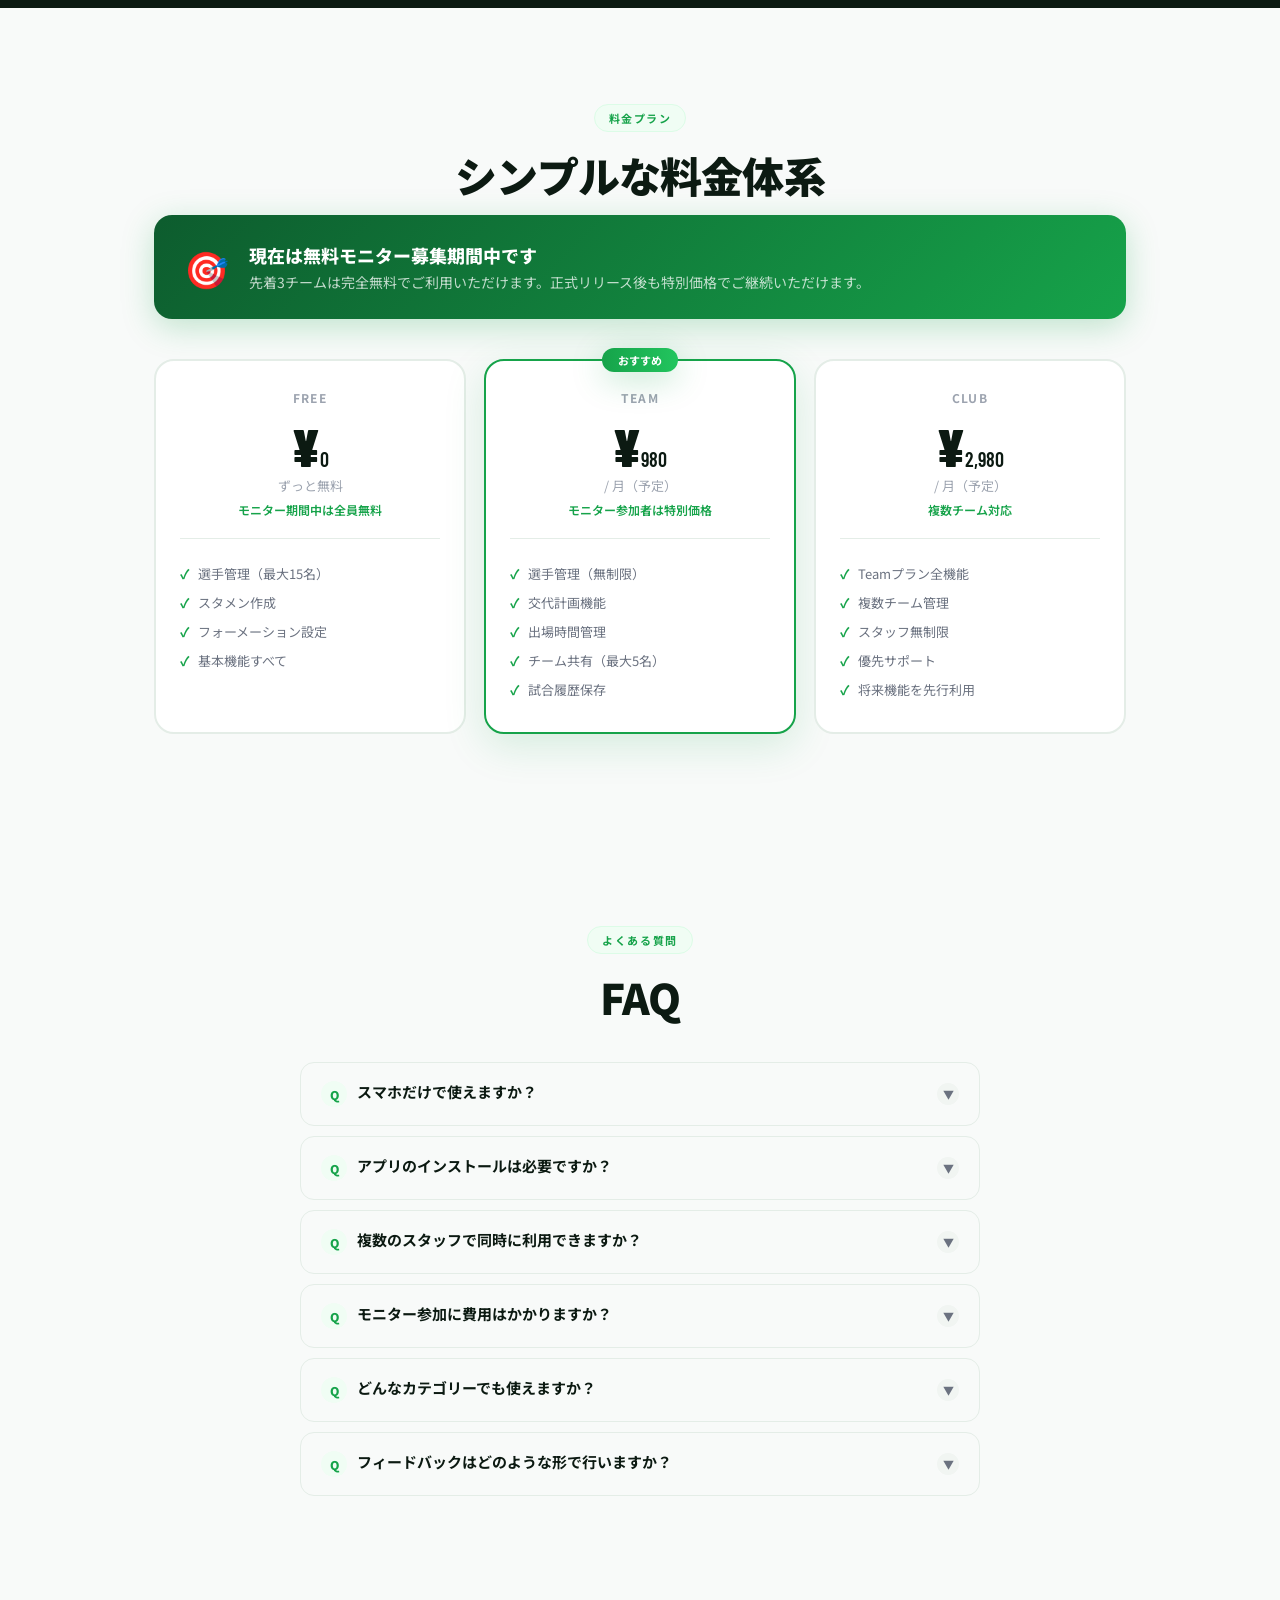
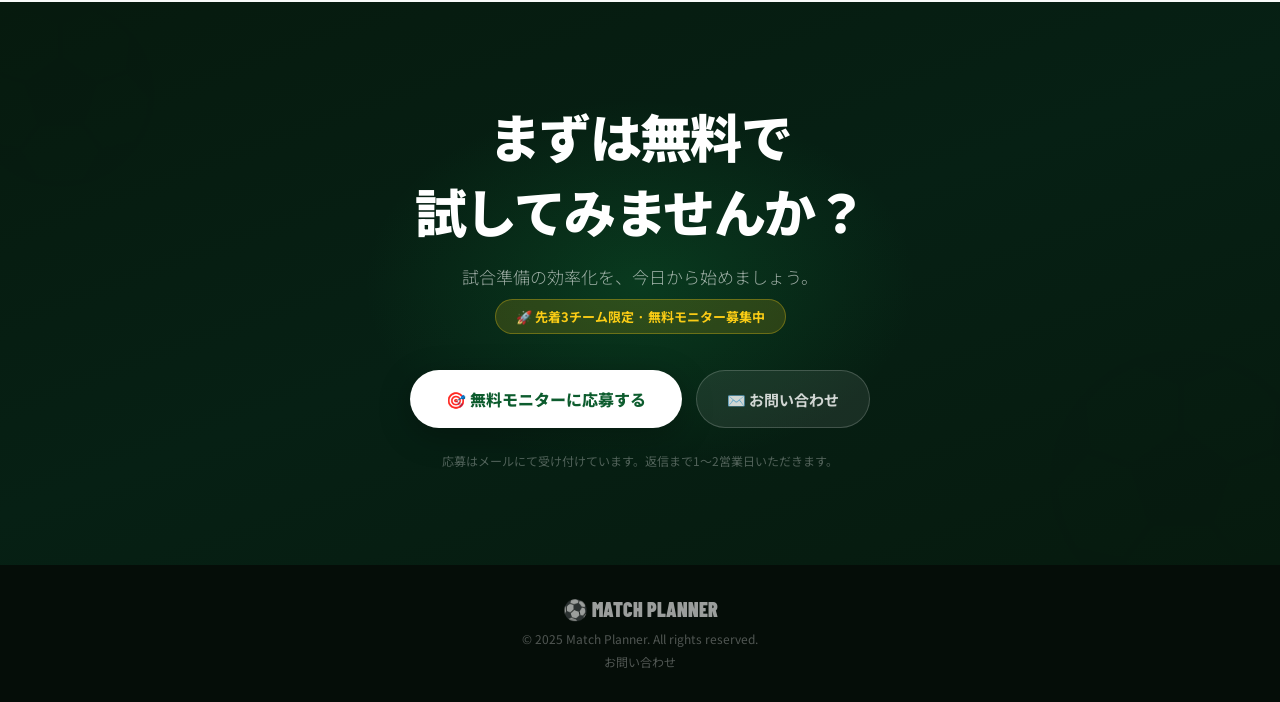
<file: ランディングページ.html>
<!DOCTYPE html>
<html lang="ja">
<head>
<meta charset="UTF-8">
<meta name="viewport" content="width=device-width, initial-scale=1.0">
<title>Match Planner | サッカー指導者向け試合管理アプリ</title>
<link rel="preconnect" href="https://fonts.googleapis.com">
<link href="https://fonts.googleapis.com/css2?family=Noto+Sans+JP:wght@300;400;500;700;900&family=Barlow+Condensed:ital,wght@0,600;0,700;0,900;1,900&display=swap" rel="stylesheet">
<style>
*,*::before,*::after{box-sizing:border-box;margin:0;padding:0}
:root{
  --g0:#061a0e;--g1:#0a2e18;--g2:#0d5c2e;--g3:#16a34a;--g4:#22c55e;--g5:#4ade80;
  --g-light:#dcfce7;--g-pale:#f0fdf4;
  --ink:#0c1a12;--ink2:#1f3828;--ink3:#374151;--ink4:#6b7280;--ink5:#9ca3af;
  --surface:#ffffff;--surface2:#f8faf9;--surface3:#f1f5f2;
  --border:#e4ede7;--border2:#d1e6d8;
  --accent:#facc15;--accent2:#fde68a;
  --red:#dc2626;--purple:#7c3aed;--blue:#1d4ed8;
  --r:14px;--r-sm:10px;--r-lg:20px;--r-xl:28px;
  --sh: 0 2px 12px rgba(0,0,0,.06);
  --sh-md: 0 8px 32px rgba(0,0,0,.1);
  --sh-lg: 0 20px 64px rgba(0,0,0,.15);
  --sh-xl: 0 32px 96px rgba(0,0,0,.22);
  --sh-green: 0 8px 32px rgba(22,163,74,.25);
}
html{scroll-behavior:smooth}
body{font-family:'Noto Sans JP',sans-serif;color:var(--ink);background:var(--surface);overflow-x:hidden;-webkit-font-smoothing:antialiased}

/* ── UTIL ── */
.wrap{max-width:1020px;margin:0 auto;padding:0 24px}
.wrap-sm{max-width:760px;margin:0 auto;padding:0 24px}
.sec{padding:96px 0}
.chip{
  display:inline-flex;align-items:center;gap:6px;
  font-size:11px;font-weight:700;letter-spacing:.14em;text-transform:uppercase;
  color:var(--g3);background:var(--g-pale);border:1px solid var(--g-light);
  padding:5px 14px;border-radius:99px;margin-bottom:18px;
}
.sec-title{font-size:clamp(28px,5vw,42px);font-weight:900;line-height:1.2;letter-spacing:-.02em;color:var(--ink);margin-bottom:14px}
.sec-sub{font-size:16px;color:var(--ink4);line-height:1.8;max-width:560px;margin-bottom:52px}

/* ── REVEAL ── */
.rv{opacity:0;transform:translateY(28px);transition:opacity .65s cubic-bezier(.22,1,.36,1),transform .65s cubic-bezier(.22,1,.36,1)}
.rv.on{opacity:1;transform:none}
.d1{transition-delay:.08s}.d2{transition-delay:.16s}.d3{transition-delay:.24s}.d4{transition-delay:.32s}

/* ── NAV ── */
nav{
  position:fixed;top:0;left:0;right:0;z-index:200;
  padding:0 24px;height:60px;
  display:flex;align-items:center;justify-content:space-between;
  background:rgba(255,255,255,.85);backdrop-filter:blur(20px) saturate(1.6);
  border-bottom:1px solid rgba(0,0,0,.06);
  transition:box-shadow .3s;
}
nav.scrolled{box-shadow:0 4px 24px rgba(0,0,0,.08)}
.nav-logo{display:flex;align-items:center;gap:9px;text-decoration:none}
.nav-ico{width:34px;height:34px;background:linear-gradient(135deg,var(--g3),var(--g4));border-radius:10px;display:flex;align-items:center;justify-content:center;font-size:17px;box-shadow:var(--sh-green)}
.nav-wordmark{font-family:'Barlow Condensed',sans-serif;font-size:20px;font-weight:900;letter-spacing:.06em;color:var(--ink)}
.nav-wordmark span{color:var(--g3)}
.nav-pill{
  font-family:'Noto Sans JP',sans-serif;font-size:13px;font-weight:700;
  padding:9px 20px;background:var(--g3);color:#fff;border-radius:99px;border:none;
  text-decoration:none;cursor:pointer;transition:all .2s;
  box-shadow:0 2px 12px rgba(22,163,74,.3);white-space:nowrap;
}
.nav-pill:hover{background:var(--g2);transform:translateY(-1px);box-shadow:0 4px 20px rgba(22,163,74,.4)}

/* ── HERO ── */
#hero{
  min-height:100svh;padding-top:60px;
  background:var(--g0);
  position:relative;overflow:hidden;display:flex;align-items:center;
}
.hero-bg-grid{
  position:absolute;inset:0;
  background-image:
    linear-gradient(rgba(34,197,94,.06) 1px,transparent 1px),
    linear-gradient(90deg,rgba(34,197,94,.06) 1px,transparent 1px);
  background-size:60px 60px;
  mask-image:radial-gradient(ellipse 80% 70% at 50% 50%,black 30%,transparent 100%);
}
.hero-glow-1{
  position:absolute;top:-20%;right:-10%;
  width:700px;height:700px;border-radius:50%;
  background:radial-gradient(circle,rgba(22,163,74,.18) 0%,transparent 65%);
  pointer-events:none;
}
.hero-glow-2{
  position:absolute;bottom:-20%;left:-10%;
  width:500px;height:500px;border-radius:50%;
  background:radial-gradient(circle,rgba(13,92,46,.3) 0%,transparent 65%);
  pointer-events:none;
}
.hero-inner{
  display:grid;grid-template-columns:1fr 1fr;gap:56px;align-items:center;
  padding:72px 0 88px;position:relative;z-index:1;
}
.hero-eyebrow{
  display:inline-flex;align-items:center;gap:8px;
  background:rgba(34,197,94,.12);border:1px solid rgba(34,197,94,.25);
  color:var(--g5);font-size:12px;font-weight:700;letter-spacing:.1em;text-transform:uppercase;
  padding:6px 14px;border-radius:99px;margin-bottom:22px;
}
.hero-dot{width:7px;height:7px;background:var(--accent);border-radius:50%;animation:blink 1.4s infinite}
@keyframes blink{0%,100%{opacity:1;transform:scale(1)}50%{opacity:.5;transform:scale(.7)}}
.hero-h1{
  font-size:clamp(40px,6.5vw,68px);font-weight:900;line-height:1.1;letter-spacing:-.03em;
  color:#fff;margin-bottom:22px;
}
.hero-h1 em{
  font-style:normal;
  background:linear-gradient(135deg,var(--g4),var(--accent));
  -webkit-background-clip:text;-webkit-text-fill-color:transparent;background-clip:text;
}
.hero-lead{font-size:17px;color:rgba(255,255,255,.65);line-height:1.8;margin-bottom:36px;font-weight:300}
.hero-btns{display:flex;gap:12px;flex-wrap:wrap}
.btn-hero{
  display:inline-flex;align-items:center;gap:8px;
  font-family:'Noto Sans JP',sans-serif;font-size:15px;font-weight:700;
  padding:15px 28px;border-radius:99px;border:none;cursor:pointer;text-decoration:none;
  transition:all .25s cubic-bezier(.22,1,.36,1);white-space:nowrap;
}
.btn-cta{background:var(--g3);color:#fff;box-shadow:0 4px 24px rgba(22,163,74,.4)}
.btn-cta:hover{background:var(--g2);transform:translateY(-2px);box-shadow:0 8px 32px rgba(22,163,74,.5)}
.btn-ghost{background:rgba(255,255,255,.08);color:rgba(255,255,255,.85);border:1px solid rgba(255,255,255,.18)}
.btn-ghost:hover{background:rgba(255,255,255,.14);transform:translateY(-2px)}
.hero-kpis{
  display:flex;gap:0;margin-top:44px;padding-top:36px;
  border-top:1px solid rgba(255,255,255,.1);
}
.kpi{flex:1;padding-right:24px;border-right:1px solid rgba(255,255,255,.08)}
.kpi:last-child{border-right:none;padding-right:0;padding-left:24px}
.kpi:not(:first-child){padding-left:24px}
.kpi-n{font-family:'Barlow Condensed',sans-serif;font-size:34px;font-weight:900;color:#fff;line-height:1}
.kpi-n span{font-size:18px;font-weight:600}
.kpi-l{font-size:11px;color:rgba(255,255,255,.45);margin-top:5px;letter-spacing:.04em}

/* ── PHONE MOCKUP ── */
.phone-wrap{position:relative;display:flex;justify-content:center;align-items:center}
.phone-shell{
  width:268px;
  background:linear-gradient(160deg,#1c1c1e,#111);
  border-radius:44px;padding:13px;
  box-shadow:
    0 40px 100px rgba(0,0,0,.7),
    0 0 0 1px rgba(255,255,255,.08),
    inset 0 1px 0 rgba(255,255,255,.05);
  position:relative;z-index:2;
}
.phone-notch{width:88px;height:24px;background:linear-gradient(160deg,#1c1c1e,#111);border-radius:0 0 18px 18px;margin:0 auto 6px;position:relative;z-index:3}
.phone-screen{
  background:#060d0a;border-radius:32px;overflow:hidden;
  padding:14px 12px 16px;min-height:500px;
}
.ps-bar{display:flex;align-items:center;justify-content:space-between;margin-bottom:12px}
.ps-logo-row{display:flex;align-items:center;gap:6px}
.ps-logo-ico{width:22px;height:22px;background:var(--g3);border-radius:6px;display:flex;align-items:center;justify-content:center;font-size:12px}
.ps-logo-txt{font-family:'Barlow Condensed',sans-serif;font-size:14px;font-weight:900;color:var(--g4);letter-spacing:.06em}
.ps-synced{display:flex;align-items:center;gap:4px;background:rgba(34,197,94,.1);border:1px solid rgba(34,197,94,.2);border-radius:99px;padding:3px 8px;font-size:9px;color:var(--g5);font-weight:700}
.ps-match-card{
  background:linear-gradient(135deg,rgba(22,163,74,.2),rgba(13,92,46,.3));
  border:1px solid rgba(22,163,74,.25);border-radius:12px;padding:10px 12px;margin-bottom:10px;
}
.ps-match-opp{font-size:11px;color:rgba(255,255,255,.4);margin-bottom:2px;letter-spacing:.06em;text-transform:uppercase}
.ps-match-name{font-size:14px;color:#fff;font-weight:800;letter-spacing:-.01em}
.ps-field-wrap{
  background:linear-gradient(180deg,#0f3320,#183a28 50%,#0f3320);
  border-radius:12px;overflow:hidden;position:relative;height:228px;margin-bottom:10px;
  border:1px solid rgba(255,255,255,.06);
}
.pf-line-mid{position:absolute;top:50%;left:8%;right:8%;height:1px;background:rgba(255,255,255,.14)}
.pf-circle{position:absolute;top:50%;left:50%;transform:translate(-50%,-50%);width:52px;height:52px;border-radius:50%;border:1px solid rgba(255,255,255,.14)}
.pf-box-top{position:absolute;top:4%;left:22%;right:22%;height:16%;border:1px solid rgba(255,255,255,.1);border-top:none;border-radius:0 0 6px 6px}
.pf-box-bot{position:absolute;bottom:4%;left:22%;right:22%;height:16%;border:1px solid rgba(255,255,255,.1);border-bottom:none;border-radius:6px 6px 0 0}
.pl{position:absolute;text-align:center;transform:translate(-50%,-50%)}
.pl-dot{
  width:26px;height:26px;border-radius:50%;border:2px solid rgba(255,255,255,.9);
  display:flex;align-items:center;justify-content:center;
  font-size:9px;color:#fff;font-weight:800;margin:0 auto;
  box-shadow:0 2px 8px rgba(0,0,0,.5);
}
.pl-name{font-size:7px;color:rgba(255,255,255,.7);margin-top:2px;font-weight:600;white-space:nowrap}
.pl-gk .pl-dot{background:var(--blue)}
.pl-df .pl-dot{background:var(--g3)}
.pl-mf .pl-dot{background:var(--purple)}
.pl-fw .pl-dot{background:var(--red);box-shadow:0 0 10px rgba(220,38,38,.5)}
.ps-tabs{display:grid;grid-template-columns:repeat(4,1fr);gap:5px}
.ps-tab{
  background:rgba(255,255,255,.05);border-radius:8px;padding:7px 4px;
  text-align:center;font-size:9px;color:rgba(255,255,255,.4);font-weight:600;transition:.2s;
}
.ps-tab.on{background:rgba(22,163,74,.2);color:var(--g4);font-weight:800}

/* floating cards on phone */
.phone-card-1{
  position:absolute;right:-70px;top:60px;
  background:rgba(6,13,10,.9);backdrop-filter:blur(16px);
  border:1px solid rgba(34,197,94,.2);border-radius:14px;padding:12px 14px;
  box-shadow:0 12px 40px rgba(0,0,0,.5);z-index:4;width:130px;
}
.phone-card-2{
  position:absolute;left:-70px;bottom:80px;
  background:rgba(6,13,10,.9);backdrop-filter:blur(16px);
  border:1px solid rgba(250,204,21,.2);border-radius:14px;padding:12px 14px;
  box-shadow:0 12px 40px rgba(0,0,0,.5);z-index:4;width:130px;
}
.fc-label{font-size:9px;color:rgba(255,255,255,.35);text-transform:uppercase;letter-spacing:.1em;margin-bottom:6px}
.fc-row{display:flex;align-items:center;justify-content:space-between;font-size:11px;color:rgba(255,255,255,.75);padding:3px 0}
.fc-bar-wrap{height:3px;background:rgba(255,255,255,.08);border-radius:99px;margin-top:6px}
.fc-bar{height:3px;background:linear-gradient(90deg,var(--g4),var(--accent));border-radius:99px}

/* ── MONITOR ── */
#monitor{
  background:linear-gradient(160deg,var(--g0) 0%,#062014 60%,#071a0e 100%);
  position:relative;overflow:hidden;
}
.monitor-noise{
  position:absolute;inset:0;
  background-image:url("data:image/svg+xml,%3Csvg viewBox='0 0 256 256' xmlns='http://www.w3.org/2000/svg'%3E%3Cfilter id='noise'%3E%3CfeTurbulence type='fractalNoise' baseFrequency='0.9' numOctaves='4' stitchTiles='stitch'/%3E%3C/filter%3E%3Crect width='100%25' height='100%25' filter='url(%23noise)' opacity='0.04'/%3E%3C/svg%3E");
  opacity:.4;pointer-events:none;
}
.monitor-glow{
  position:absolute;top:-30%;right:-20%;
  width:800px;height:800px;
  background:radial-gradient(circle,rgba(22,163,74,.1) 0%,transparent 60%);
  pointer-events:none;
}
.m-inner{display:grid;grid-template-columns:1fr 1fr;gap:64px;align-items:start;position:relative;z-index:1}
.m-chip{background:rgba(250,204,21,.15);border:1px solid rgba(250,204,21,.25);color:var(--accent);font-size:11px;font-weight:700;letter-spacing:.12em;text-transform:uppercase;padding:5px 14px;border-radius:99px;display:inline-block;margin-bottom:18px}
.m-h2{font-size:clamp(30px,5vw,46px);font-weight:900;color:#fff;line-height:1.15;letter-spacing:-.02em;margin-bottom:18px}
.m-lead{color:rgba(255,255,255,.6);font-size:16px;line-height:1.85;margin-bottom:32px;font-weight:300}
.benefit-grid{display:grid;grid-template-columns:1fr 1fr;gap:10px;margin-bottom:28px}
.benefit{
  background:rgba(255,255,255,.05);border:1px solid rgba(255,255,255,.08);
  border-radius:12px;padding:14px 15px;
  display:flex;align-items:flex-start;gap:10px;
  transition:.25s;
}
.benefit:hover{background:rgba(22,163,74,.1);border-color:rgba(22,163,74,.2)}
.benefit-ico{font-size:20px;flex-shrink:0;margin-top:1px}
.benefit-txt{font-size:13px;color:rgba(255,255,255,.8);font-weight:500;line-height:1.45}
.m-request{background:rgba(255,255,255,.04);border:1px solid rgba(255,255,255,.08);border-radius:14px;padding:20px}
.m-request h4{font-size:12px;color:rgba(255,255,255,.35);text-transform:uppercase;letter-spacing:.12em;margin-bottom:12px;font-weight:600}
.m-request li{list-style:none;padding:7px 0;color:rgba(255,255,255,.7);font-size:14px;border-bottom:1px solid rgba(255,255,255,.05);display:flex;align-items:center;gap:9px}
.m-request li:last-child{border-bottom:none}
.m-request li::before{content:'→';color:var(--accent);font-weight:800;flex-shrink:0}
.target-pills{display:flex;flex-wrap:wrap;gap:7px;margin-top:20px}
.target-pill{background:rgba(255,255,255,.08);border:1px solid rgba(255,255,255,.12);color:rgba(255,255,255,.75);font-size:12px;font-weight:600;padding:5px 14px;border-radius:99px}
/* right column */
.m-count-box{
  background:linear-gradient(135deg,var(--accent),#f59e0b);
  border-radius:16px;padding:20px 22px;display:flex;align-items:center;gap:16px;margin-bottom:20px;
}
.m-count-n{font-family:'Barlow Condensed',sans-serif;font-size:64px;font-weight:900;color:var(--g0);line-height:1}
.m-count-lbl{font-size:15px;font-weight:800;color:var(--g0);line-height:1.3}
.m-count-lbl small{display:block;font-size:12px;font-weight:500;opacity:.6;margin-top:3px}
.btn-apply{
  display:flex;align-items:center;justify-content:center;gap:9px;
  width:100%;padding:18px;
  background:linear-gradient(135deg,var(--g3),var(--g4));color:#fff;
  font-family:'Noto Sans JP',sans-serif;font-size:16px;font-weight:800;
  border-radius:14px;border:none;cursor:pointer;text-decoration:none;
  box-shadow:0 8px 32px rgba(22,163,74,.4);transition:all .25s;
}
.btn-apply:hover{transform:translateY(-2px);box-shadow:0 12px 40px rgba(22,163,74,.5)}
.m-contact-box{margin-top:14px;background:rgba(255,255,255,.04);border:1px solid rgba(255,255,255,.08);border-radius:14px;padding:18px}
.btn-mail{
  display:flex;align-items:center;justify-content:center;gap:8px;
  width:100%;padding:13px;
  background:transparent;border:1px solid rgba(255,255,255,.18);color:rgba(255,255,255,.75);
  font-family:'Noto Sans JP',sans-serif;font-size:14px;font-weight:600;
  border-radius:10px;cursor:pointer;text-decoration:none;transition:all .2s;
}
.btn-mail:hover{background:rgba(255,255,255,.06);border-color:rgba(255,255,255,.3)}

/* ── PAIN ── */
#pain{background:var(--surface2)}
.pain-grid{display:grid;grid-template-columns:repeat(3,1fr);gap:14px}
.pain-card{
  background:var(--surface);border:1px solid var(--border);border-radius:16px;
  padding:22px 20px;display:flex;align-items:flex-start;gap:13px;
  transition:all .25s cubic-bezier(.22,1,.36,1);cursor:default;
}
.pain-card:hover{border-color:var(--g3);box-shadow:0 8px 32px rgba(22,163,74,.1);transform:translateY(-4px)}
.pain-icon{font-size:28px;flex-shrink:0}
.pain-txt{font-size:14px;font-weight:600;color:var(--ink2);line-height:1.55}

/* ── FEATURES ── */
#features{background:var(--surface)}
.feat-grid{display:grid;grid-template-columns:repeat(3,1fr);gap:18px}
.feat-card{
  border:1px solid var(--border);border-radius:18px;padding:28px 24px;
  background:var(--surface);
  transition:all .3s cubic-bezier(.22,1,.36,1);
  position:relative;overflow:hidden;
}
.feat-card::after{
  content:'';position:absolute;inset:0;
  background:linear-gradient(135deg,var(--g-pale),transparent);
  opacity:0;transition:.3s;border-radius:inherit;
}
.feat-card:hover{border-color:transparent;box-shadow:var(--sh-lg),0 0 0 2px var(--g4);transform:translateY(-5px)}
.feat-card:hover::after{opacity:1}
.feat-ico-wrap{
  width:52px;height:52px;border-radius:14px;
  background:linear-gradient(135deg,var(--g-pale),var(--g-light));
  display:flex;align-items:center;justify-content:center;
  font-size:26px;margin-bottom:18px;position:relative;z-index:1;
}
.feat-title{font-size:17px;font-weight:800;color:var(--ink);margin-bottom:8px;position:relative;z-index:1}
.feat-desc{font-size:13px;color:var(--ink4);line-height:1.75;position:relative;z-index:1}

/* ── MERITS ── */
#merits{background:var(--surface2)}
.merit-grid{display:grid;grid-template-columns:repeat(2,1fr);gap:18px}
.merit-card{
  background:var(--surface);border:1px solid var(--border);border-radius:18px;
  padding:30px 28px;display:flex;gap:22px;align-items:flex-start;
  transition:all .25s;
}
.merit-card:hover{box-shadow:var(--sh-md);transform:translateY(-3px)}
.merit-n{
  font-family:'Barlow Condensed',sans-serif;font-size:56px;font-weight:900;
  line-height:1;color:transparent;
  -webkit-text-stroke:2px var(--border2);flex-shrink:0;
  user-select:none;width:52px;
}
.merit-title{font-size:18px;font-weight:800;color:var(--ink);margin-bottom:8px}
.merit-desc{font-size:14px;color:var(--ink4);line-height:1.75}

/* ── FLOW ── */
#flow{background:var(--surface)}
.flow-wrap{max-width:540px;margin:0 auto}
.flow-item{display:flex;gap:22px;align-items:flex-start;padding:24px 0;position:relative}
.flow-item:not(:last-child)::after{
  content:'';position:absolute;left:20px;top:66px;
  width:2px;height:calc(100% - 46px);
  background:linear-gradient(to bottom,var(--g3),rgba(22,163,74,0));
}
.flow-num{
  width:42px;height:42px;border-radius:50%;flex-shrink:0;
  background:linear-gradient(135deg,var(--g3),var(--g4));color:#fff;
  display:flex;align-items:center;justify-content:center;
  font-family:'Barlow Condensed',sans-serif;font-size:20px;font-weight:900;
  box-shadow:0 4px 16px rgba(22,163,74,.35);position:relative;z-index:1;
}
.flow-title{font-size:17px;font-weight:800;color:var(--ink);margin-bottom:4px}
.flow-desc{font-size:14px;color:var(--ink4)}

/* ── DEVICES ── */
#devices{background:var(--g0);overflow:hidden;position:relative}
.dev-glow{position:absolute;bottom:-20%;left:50%;transform:translateX(-50%);width:900px;height:500px;background:radial-gradient(ellipse,rgba(22,163,74,.12) 0%,transparent 65%);pointer-events:none}
.dev-chips{display:grid;grid-template-columns:repeat(3,1fr);gap:14px;margin-bottom:56px}
.dev-chip{
  background:rgba(255,255,255,.04);border:1px solid rgba(255,255,255,.08);
  border-radius:16px;padding:22px 18px;text-align:center;transition:.25s;
}
.dev-chip.featured{background:rgba(22,163,74,.1);border-color:rgba(22,163,74,.3);position:relative}
.dev-chip:hover{background:rgba(255,255,255,.07);transform:translateY(-3px)}
.dev-chip-badge{
  position:absolute;top:-11px;left:50%;transform:translateX(-50%);
  background:var(--g3);color:#fff;font-size:10px;font-weight:700;
  padding:3px 12px;border-radius:99px;white-space:nowrap;
}
.dev-ico{font-size:32px;margin-bottom:11px}
.dev-name{font-size:15px;font-weight:800;color:#fff;margin-bottom:6px}
.dev-desc{font-size:12px;color:rgba(255,255,255,.45);line-height:1.65}

/* iPad mockup */
.ipad-stage{display:flex;justify-content:center;position:relative;z-index:1}
.ipad-shell{
  background:linear-gradient(160deg,#222,#111);
  border-radius:22px;padding:14px 20px;
  box-shadow:var(--sh-xl),0 0 0 1px rgba(255,255,255,.08),inset 0 1px 0 rgba(255,255,255,.04);
  width:100%;max-width:700px;
}
.ipad-btn-l{position:absolute;left:-4px;top:40%;height:52px;width:4px;background:rgba(255,255,255,.08);border-radius:2px 0 0 2px}
.ipad-btn-r{position:absolute;right:-4px;top:35%;height:38px;width:4px;background:rgba(255,255,255,.08);border-radius:0 2px 2px 0}
.ipad-sensor{width:8px;height:8px;background:rgba(255,255,255,.12);border-radius:50%;margin:0 auto 10px}
.ipad-screen{background:#060d0a;border-radius:12px;overflow:hidden;padding:14px 16px}
.ipad-hdr{display:flex;align-items:center;justify-content:space-between;margin-bottom:12px;padding-bottom:11px;border-bottom:1px solid rgba(255,255,255,.06)}
.ipad-hdr-left{display:flex;align-items:center;gap:8px}
.ipad-hdr-ico{width:24px;height:24px;background:var(--g3);border-radius:7px;display:flex;align-items:center;justify-content:center;font-size:13px}
.ipad-hdr-txt{font-family:'Barlow Condensed',sans-serif;font-size:15px;font-weight:900;color:var(--g4);letter-spacing:.06em}
.ipad-hdr-opp{font-size:11px;color:rgba(255,255,255,.25);margin-left:6px}
.ipad-hdr-right{display:flex;gap:8px}
.ipad-tag{background:rgba(22,163,74,.12);border:1px solid rgba(22,163,74,.22);border-radius:6px;padding:4px 10px;font-size:10px;color:var(--g4);font-weight:700}
.ipad-tag-dark{background:rgba(255,255,255,.06);border:1px solid rgba(255,255,255,.08);border-radius:6px;padding:4px 10px;font-size:10px;color:rgba(255,255,255,.4);font-weight:600}
.ipad-cols{display:grid;grid-template-columns:155px 1fr 148px;gap:12px}
/* player list */
.col-lbl{font-size:9px;color:rgba(255,255,255,.3);text-transform:uppercase;letter-spacing:.13em;margin-bottom:7px}
.pl-row{background:rgba(255,255,255,.05);border-radius:7px;padding:6px 8px;display:flex;align-items:center;gap:6px;margin-bottom:4px;transition:.15s}
.pl-row:hover{background:rgba(255,255,255,.09)}
.pl-row.active{background:rgba(22,163,74,.1);border:1px solid rgba(22,163,74,.2)}
.pl-badge{width:18px;height:18px;border-radius:50%;display:flex;align-items:center;justify-content:center;font-size:8px;font-weight:800;flex-shrink:0}
.pl-badge-gk{background:rgba(29,78,216,.5);color:#93c5fd}
.pl-badge-df{background:rgba(22,163,74,.4);color:#86efac}
.pl-badge-mf{background:rgba(124,58,237,.4);color:#c4b5fd}
.pl-badge-fw{background:rgba(220,38,38,.4);color:#fca5a5}
.pl-nm{font-size:10px;color:rgba(255,255,255,.8)}
.pl-pos{margin-left:auto;font-size:8px;color:rgba(255,255,255,.2);background:rgba(255,255,255,.05);padding:1px 5px;border-radius:3px}
/* field */
.ipad-field{background:linear-gradient(180deg,#0f3320,#1a4a2c 50%,#0f3320);border-radius:10px;position:relative;overflow:hidden;min-height:248px}
.if-mid{position:absolute;top:50%;left:6%;right:6%;height:1px;background:rgba(255,255,255,.13)}
.if-c{position:absolute;top:50%;left:50%;transform:translate(-50%,-50%);width:52px;height:52px;border-radius:50%;border:1px solid rgba(255,255,255,.13)}
.if-bt{position:absolute;top:4%;left:20%;right:20%;height:14%;border:1px solid rgba(255,255,255,.09);border-top:none;border-radius:0 0 5px 5px}
.if-bb{position:absolute;bottom:4%;left:20%;right:20%;height:14%;border:1px solid rgba(255,255,255,.09);border-bottom:none;border-radius:5px 5px 0 0}
.ip{position:absolute;text-align:center;transform:translate(-50%,-50%)}
.ip-d{width:24px;height:24px;border-radius:50%;border:2px solid rgba(255,255,255,.85);display:flex;align-items:center;justify-content:center;font-size:8px;color:#fff;font-weight:800;margin:0 auto;box-shadow:0 2px 8px rgba(0,0,0,.6)}
.ip-n{font-size:6.5px;color:rgba(255,255,255,.65);margin-top:2px;font-weight:600;white-space:nowrap}
.ip-gk .ip-d{background:var(--blue)}
.ip-df .ip-d{background:var(--g3)}
.ip-mf .ip-d{background:var(--purple)}
.ip-fw .ip-d{background:var(--red);box-shadow:0 0 10px rgba(220,38,38,.5)}
/* sub plan */
.sub-row{background:rgba(255,255,255,.05);border-radius:8px;padding:9px 10px;margin-bottom:6px}
.sub-min{display:inline-flex;align-items:center;justify-content:center;width:28px;height:22px;background:rgba(250,204,21,.12);border:1px solid rgba(250,204,21,.25);border-radius:5px;font-size:10px;color:var(--accent);font-weight:800;margin-bottom:6px}
.sub-out{font-size:9.5px;color:rgba(255,100,100,.8);display:flex;align-items:center;gap:4px}
.sub-in{font-size:9.5px;color:#86efac;display:flex;align-items:center;gap:4px}
.ipad-shared{background:rgba(22,163,74,.1);border:1px solid rgba(22,163,74,.2);border-radius:8px;padding:8px;text-align:center;margin-top:auto}
.ipad-shared-txt{font-size:9px;color:var(--g4);font-weight:700}
.dev-caption{text-align:center;margin-top:18px;font-size:12px;color:rgba(255,255,255,.25);letter-spacing:.04em}

/* ── COMING ── */
#coming{background:var(--ink)}
.coming-grid{display:grid;grid-template-columns:repeat(4,1fr);gap:11px}
.coming-card{
  background:rgba(255,255,255,.04);border:1px solid rgba(255,255,255,.07);
  border-radius:13px;padding:17px 16px;display:flex;align-items:center;gap:10px;transition:.2s;
}
.coming-card:hover{background:rgba(22,163,74,.1);border-color:rgba(22,163,74,.25);transform:translateY(-2px)}
.coming-ico{font-size:20px;flex-shrink:0}
.coming-txt{font-size:13px;color:rgba(255,255,255,.7);font-weight:500}
.coming-soon{margin-left:auto;flex-shrink:0;font-size:9px;font-weight:700;color:rgba(255,255,255,.25);background:rgba(255,255,255,.05);padding:3px 7px;border-radius:99px}

/* ── PRICE ── */
#price{background:var(--surface2)}
.price-notice{
  background:linear-gradient(135deg,var(--g2),var(--g3));
  border-radius:18px;padding:26px 30px;display:flex;align-items:center;gap:20px;margin-bottom:40px;
  box-shadow:var(--sh-green);
}
.price-notice-ico{font-size:36px;flex-shrink:0}
.price-notice h3{font-size:18px;font-weight:800;color:#fff;margin-bottom:4px}
.price-notice p{font-size:14px;color:rgba(255,255,255,.75)}
.price-grid{display:grid;grid-template-columns:repeat(3,1fr);gap:18px}
.price-card{
  background:var(--surface);border:2px solid var(--border);
  border-radius:20px;padding:28px 24px;text-align:center;position:relative;transition:.25s;
}
.price-card:hover{transform:translateY(-4px)}
.price-card.feat{border-color:var(--g3);box-shadow:0 12px 40px rgba(22,163,74,.15)}
.price-badge{position:absolute;top:-13px;left:50%;transform:translateX(-50%);background:linear-gradient(90deg,var(--g3),var(--g4));color:#fff;font-size:11px;font-weight:700;padding:4px 16px;border-radius:99px;white-space:nowrap;box-shadow:var(--sh-green)}
.price-plan{font-size:12px;font-weight:700;color:var(--ink5);text-transform:uppercase;letter-spacing:.12em;margin-bottom:14px}
.price-amount{font-family:'Barlow Condensed',sans-serif;font-size:52px;font-weight:900;color:var(--ink);line-height:1;margin-bottom:4px}
.price-amount span{font-size:20px;font-weight:600}
.price-period{font-size:13px;color:var(--ink5);margin-bottom:6px}
.price-note{font-size:12px;color:var(--g3);font-weight:600}
.price-divider{border:none;border-top:1px solid var(--border);margin:20px 0}
.price-features{list-style:none;text-align:left}
.price-features li{font-size:13px;color:var(--ink4);padding:5px 0;display:flex;align-items:center;gap:8px}
.price-features li::before{content:'✓';color:var(--g3);font-weight:800;flex-shrink:0}

/* ── FAQ ── */
#faq{background:var(--surface)}
.faq-list{max-width:680px;margin:0 auto}
.faq-item{border:1px solid var(--border);border-radius:14px;margin-bottom:10px;overflow:hidden;transition:.2s}
.faq-item:hover{border-color:var(--g3)}
.faq-item.open{border-color:var(--g3);box-shadow:0 4px 20px rgba(22,163,74,.08)}
.faq-q{
  width:100%;background:none;border:none;padding:18px 20px;
  text-align:left;font-family:'Noto Sans JP',sans-serif;font-size:15px;font-weight:700;color:var(--ink);
  cursor:pointer;display:flex;align-items:center;justify-content:space-between;gap:12px;
}
.faq-q-inner{display:flex;align-items:flex-start;gap:10px}
.faq-q-ico{width:26px;height:26px;background:var(--g-pale);border-radius:50%;display:flex;align-items:center;justify-content:center;font-size:12px;color:var(--g3);font-weight:900;flex-shrink:0}
.faq-arrow{width:22px;height:22px;border-radius:50%;background:var(--surface3);display:flex;align-items:center;justify-content:center;font-size:11px;color:var(--ink4);flex-shrink:0;transition:.25s}
.faq-item.open .faq-arrow{transform:rotate(180deg);background:var(--g-light);color:var(--g3)}
.faq-a{display:none;padding:0 20px 18px 56px;font-size:14px;color:var(--ink4);line-height:1.85}
.faq-item.open .faq-a{display:block}

/* ── CTA ── */
#cta{
  background:linear-gradient(160deg,var(--g0),#062014 50%,var(--g0));
  text-align:center;position:relative;overflow:hidden;
}
.cta-glow{
  position:absolute;top:50%;left:50%;transform:translate(-50%,-50%);
  width:600px;height:400px;
  background:radial-gradient(ellipse,rgba(22,163,74,.2) 0%,transparent 65%);
  pointer-events:none;
}
.cta-ball{position:absolute;font-size:280px;opacity:.03;pointer-events:none;line-height:1}
.cta-h2{font-size:clamp(30px,6vw,52px);font-weight:900;color:#fff;letter-spacing:-.03em;margin-bottom:16px;position:relative;z-index:1}
.cta-sub{font-size:17px;color:rgba(255,255,255,.6);margin-bottom:10px;font-weight:300;position:relative;z-index:1}
.cta-eyebrow{display:flex;justify-content:center;margin-bottom:36px;position:relative;z-index:1}
.cta-badge{background:rgba(250,204,21,.15);border:1px solid rgba(250,204,21,.3);color:var(--accent);font-size:13px;font-weight:700;padding:7px 20px;border-radius:99px}
.cta-btns{display:flex;gap:14px;justify-content:center;flex-wrap:wrap;position:relative;z-index:1}
.btn-cta-main{
  display:inline-flex;align-items:center;gap:9px;
  font-family:'Noto Sans JP',sans-serif;font-size:16px;font-weight:800;
  padding:17px 36px;background:#fff;color:var(--g2);border-radius:99px;border:none;cursor:pointer;text-decoration:none;
  box-shadow:0 8px 32px rgba(0,0,0,.25);transition:all .25s;
}
.btn-cta-main:hover{background:var(--g-light);transform:translateY(-3px);box-shadow:0 14px 40px rgba(0,0,0,.3)}
.btn-cta-sub{
  display:inline-flex;align-items:center;gap:8px;
  font-family:'Noto Sans JP',sans-serif;font-size:15px;font-weight:700;
  padding:17px 30px;background:rgba(255,255,255,.08);color:rgba(255,255,255,.8);
  border-radius:99px;border:1px solid rgba(255,255,255,.18);text-decoration:none;transition:all .25s;
}
.btn-cta-sub:hover{background:rgba(255,255,255,.14);transform:translateY(-3px)}
.cta-note{margin-top:24px;font-size:12px;color:rgba(255,255,255,.3);position:relative;z-index:1}

/* ── FOOTER ── */
footer{background:#050d08;color:rgba(255,255,255,.3);text-align:center;padding:32px 20px;font-size:12px}
.footer-logo{font-family:'Barlow Condensed',sans-serif;font-size:20px;font-weight:900;color:rgba(255,255,255,.6);margin-bottom:8px}

/* ── RESPONSIVE ── */
@media(max-width:1180px)and (min-width:769px){
  .pain-grid{grid-template-columns:repeat(2,1fr)}
  .feat-grid{grid-template-columns:repeat(2,1fr)}
  .coming-grid{grid-template-columns:repeat(3,1fr)}
}
@media(max-width:1024px)and (min-width:769px){
  .hero-inner{gap:36px}
  .hero-h1{font-size:42px}
  .phone-shell{width:240px}
  .phone-card-1{right:-50px;width:118px}
  .phone-card-2{left:-50px;width:118px}
  .m-inner{gap:44px}
  .ipad-cols{grid-template-columns:140px 1fr 136px}
  .price-grid{grid-template-columns:repeat(3,1fr);gap:12px}
  .price-card{padding:22px 16px}
}
@media(max-width:768px){
  .sec{padding:64px 0}
  .hero-inner{grid-template-columns:1fr;text-align:center;gap:48px}
  .hero-btns{justify-content:center}
  .hero-kpis{justify-content:center}
  .phone-card-1,.phone-card-2{display:none}
  .phone-shell{width:250px}
  .phone-screen{min-height:440px}
  .ps-field-wrap{height:200px}
  .m-inner{grid-template-columns:1fr;gap:40px}
  .benefit-grid{grid-template-columns:1fr}
  .pain-grid{grid-template-columns:repeat(2,1fr)}
  .feat-grid{grid-template-columns:repeat(2,1fr)}
  .merit-grid{grid-template-columns:1fr}
  .price-grid{grid-template-columns:1fr;max-width:380px;margin:0 auto}
  .coming-grid{grid-template-columns:repeat(2,1fr)}
  .dev-chips{grid-template-columns:1fr}
  .ipad-cols{grid-template-columns:1fr !important}
  .price-notice{flex-direction:column;text-align:center}
}
@media(max-width:480px){
  nav .nav-pill{display:none}
  .pain-grid{grid-template-columns:1fr}
  .feat-grid{grid-template-columns:1fr}
  .coming-grid{grid-template-columns:1fr}
  .phone-shell{width:230px}
  .ps-field-wrap{height:180px}
}
</style>
</head>
<body>

<!-- NAV -->
<nav id="nav">
  <a href="#" class="nav-logo">
    <div class="nav-ico">⚽</div>
    <div class="nav-wordmark">MATCH<span>PLANNER</span></div>
  </a>
  <a href="#monitor" class="nav-pill">無料モニターに応募する</a>
</nav>

<!-- ① HERO -->
<section id="hero">
  <div class="hero-bg-grid"></div>
  <div class="hero-glow-1"></div>
  <div class="hero-glow-2"></div>
  <div class="wrap">
    <div class="hero-inner">

      <div>
        <div class="hero-eyebrow rv">
          <span class="hero-dot"></span>
          🚀 先着3チーム限定 · 無料モニター募集中
        </div>
        <h1 class="hero-h1 rv d1">
          試合準備を、<br>もっと<em>簡単に。</em>
        </h1>
        <p class="hero-lead rv d2">
          スタメン管理・ポジション配置・試合計画を<br>
          スマホで簡単作成。コーチ間の情報共有もワンタップで。
        </p>
        <div class="hero-btns rv d3">
          <a href="#monitor" class="btn-hero btn-cta">🎯 無料モニターに応募する</a>
          <a href="#features" class="btn-hero btn-ghost">機能を見る →</a>
        </div>
        <div class="hero-kpis rv d4">
          <div class="kpi">
            <div class="kpi-n">3<span>チーム</span></div>
            <div class="kpi-l">先着限定募集</div>
          </div>
          <div class="kpi">
            <div class="kpi-n">¥<span>0</span></div>
            <div class="kpi-l">モニター参加費</div>
          </div>
          <div class="kpi">
            <div class="kpi-n">5<span>分</span></div>
            <div class="kpi-l">スタメン作成</div>
          </div>
        </div>
      </div>

      <!-- Phone mockup -->
      <div class="phone-wrap rv d2">
        <div class="phone-shell">
          <div class="phone-notch"></div>
          <div class="phone-screen">
            <div class="ps-bar">
              <div class="ps-logo-row">
                <div class="ps-logo-ico">⚽</div>
                <div class="ps-logo-txt">MATCH PLANNER</div>
              </div>
              <div class="ps-synced">● 共有済み</div>
            </div>
            <div class="ps-match-card">
              <div class="ps-match-opp">vs FC東京U-15</div>
              <div class="ps-match-name">リーグ第12節　4-3-3</div>
            </div>
            <div class="ps-field-wrap">
              <div class="pf-line-mid"></div>
              <div class="pf-circle"></div>
              <div class="pf-box-top"></div>
              <div class="pf-box-bot"></div>
              <!-- GK -->
              <div class="pl pl-gk" style="bottom:8%;left:50%">
                <div class="pl-dot">1</div><div class="pl-name">山田</div>
              </div>
              <!-- DF -->
              <div class="pl pl-df" style="bottom:24%;left:12%">
                <div class="pl-dot">2</div><div class="pl-name">鈴木</div>
              </div>
              <div class="pl pl-df" style="bottom:24%;left:36%">
                <div class="pl-dot">4</div><div class="pl-name">田中</div>
              </div>
              <div class="pl pl-df" style="bottom:24%;right:36%;transform:translate(50%,50%)">
                <div class="pl-dot">5</div><div class="pl-name">佐藤</div>
              </div>
              <div class="pl pl-df" style="bottom:24%;right:12%;transform:translate(50%,50%)">
                <div class="pl-dot">3</div><div class="pl-name">伊藤</div>
              </div>
              <!-- MF -->
              <div class="pl pl-mf" style="top:40%;left:22%">
                <div class="pl-dot">6</div><div class="pl-name">渡辺</div>
              </div>
              <div class="pl pl-mf" style="top:38%;left:50%">
                <div class="pl-dot">8</div><div class="pl-name">中村</div>
              </div>
              <div class="pl pl-mf" style="top:40%;right:22%;transform:translate(50%,-50%)">
                <div class="pl-dot">7</div><div class="pl-name">小林</div>
              </div>
              <!-- FW -->
              <div class="pl pl-fw" style="top:13%;left:16%">
                <div class="pl-dot">11</div><div class="pl-name">加藤</div>
              </div>
              <div class="pl pl-fw" style="top:9%;left:50%">
                <div class="pl-dot">9</div><div class="pl-name">吉田</div>
              </div>
              <div class="pl pl-fw" style="top:13%;right:16%;transform:translate(50%,-50%)">
                <div class="pl-dot">10</div><div class="pl-name">木村</div>
              </div>
            </div>
            <div class="ps-tabs">
              <div class="ps-tab on">配置</div>
              <div class="ps-tab">交代</div>
              <div class="ps-tab">ベンチ</div>
              <div class="ps-tab">時間</div>
            </div>
          </div>
        </div>

        <!-- floating card: 出場時間 -->
        <div class="phone-card-1">
          <div class="fc-label">出場時間</div>
          <div class="fc-row"><span>吉田 大輝</span><span style="color:#22c55e;font-weight:800">68分</span></div>
          <div class="fc-bar-wrap"><div class="fc-bar" style="width:75%"></div></div>
          <div class="fc-row" style="margin-top:7px"><span>木村 翔</span><span style="color:#22c55e;font-weight:800">52分</span></div>
          <div class="fc-bar-wrap"><div class="fc-bar" style="width:58%"></div></div>
          <div class="fc-row" style="margin-top:7px"><span>中村 蓮</span><span style="color:#facc15;font-weight:800">45分</span></div>
          <div class="fc-bar-wrap"><div class="fc-bar" style="width:50%;background:linear-gradient(90deg,#facc15,#f59e0b)"></div></div>
        </div>

        <!-- floating card: 交代計画 -->
        <div class="phone-card-2">
          <div class="fc-label">交代計画</div>
          <div style="display:flex;flex-direction:column;gap:5px;margin-top:4px">
            <div style="background:rgba(255,255,255,.05);border-radius:6px;padding:6px 7px">
              <div style="font-size:9px;color:#facc15;font-weight:800;margin-bottom:2px">45分</div>
              <div style="font-size:9px;color:rgba(255,255,255,.6)">渡辺 → 松本</div>
            </div>
            <div style="background:rgba(255,255,255,.05);border-radius:6px;padding:6px 7px">
              <div style="font-size:9px;color:#facc15;font-weight:800;margin-bottom:2px">60分</div>
              <div style="font-size:9px;color:rgba(255,255,255,.6)">吉田 → 高橋</div>
            </div>
          </div>
        </div>
      </div>

    </div>
  </div>
</section>

<!-- ② MONITOR -->
<section id="monitor" class="sec">
  <div class="monitor-noise"></div>
  <div class="monitor-glow"></div>
  <div class="wrap">
    <div class="m-inner">
      <div class="rv">
        <div class="m-chip">📣 モニター募集</div>
        <h2 class="m-h2">無料モニター<br>クラブ募集中</h2>
        <p class="m-lead">現在、実際のクラブ運営で活用しながらサービス改善を進めています。先着3チーム限定で、完全無料のモニタープログラムにご参加いただけます。</p>
        <div class="benefit-grid">
          <div class="benefit"><div class="benefit-ico">✅</div><div class="benefit-txt">利用料<strong>完全無料</strong></div></div>
          <div class="benefit"><div class="benefit-ico">⭐</div><div class="benefit-txt">要望を<strong>優先反映</strong></div></div>
          <div class="benefit"><div class="benefit-ico">🎁</div><div class="benefit-txt">正式版を<strong>特別価格</strong>で提供</div></div>
          <div class="benefit"><div class="benefit-ico">🤝</div><div class="benefit-txt"><strong>導入サポート</strong>付き</div></div>
        </div>
        <div class="m-request">
          <h4>ご協力いただきたいこと</h4>
          <ul>
            <li>実際の試合での利用</li>
            <li>使用感のフィードバック（月1〜2回）</li>
            <li>改善・機能追加のご提案</li>
          </ul>
        </div>
        <div class="target-pills">
          <div class="target-pill">⚽ ジュニア</div>
          <div class="target-pill">⚽ ジュニアユース</div>
          <div class="target-pill">⚽ 高校</div>
          <div class="target-pill">⚽ 社会人</div>
        </div>
      </div>
      <div class="rv d2">
        <div class="m-count-box">
          <div class="m-count-n">3</div>
          <div class="m-count-lbl">チーム限定募集中<small>残枠わずか・お早めに</small></div>
        </div>
        <a href="mailto:your-email@example.com?subject=Match%20Planner%20無料モニター申込み&body=クラブ名：%0Aカテゴリー：%0A担当者名：%0A連絡先：%0A" class="btn-apply">
          🎯 無料モニターに応募する
        </a>
        <div style="margin-top:10px;text-align:center;font-size:12px;color:rgba(255,255,255,.35)">返信まで1〜2営業日いただきます</div>
        <div class="m-contact-box" style="margin-top:14px">
          <div style="font-size:11px;color:rgba(255,255,255,.3);margin-bottom:10px;text-transform:uppercase;letter-spacing:.1em">お問い合わせ</div>
          <a href="mailto:your-email@example.com" class="btn-mail">✉️ メールで問い合わせる</a>
        </div>
      </div>
    </div>
  </div>
</section>

<!-- ③ PAIN -->
<section id="pain" class="sec">
  <div class="wrap">
    <div class="rv" style="text-align:center">
      <div class="chip">こんなお悩みありませんか？</div>
      <h2 class="sec-title">指導者が抱えるよくある悩み</h2>
      <p class="sec-sub" style="margin:0 auto 52px">多くのコーチ・監督から聞こえてくるリアルな声です。</p>
    </div>
    <div class="pain-grid">
      <div class="pain-card rv d1"><div class="pain-icon">😰</div><div class="pain-txt">毎回スタメンを考えるのが大変</div></div>
      <div class="pain-card rv d1"><div class="pain-icon">⏰</div><div class="pain-txt">試合ごとのメンバー表作成に時間がかかる</div></div>
      <div class="pain-card rv d2"><div class="pain-icon">📊</div><div class="pain-txt">出場時間の管理が難しい</div></div>
      <div class="pain-card rv d2"><div class="pain-icon">📝</div><div class="pain-txt">紙で管理していて探すのが大変</div></div>
      <div class="pain-card rv d3"><div class="pain-icon">📡</div><div class="pain-txt">コーチ間で情報を共有できていない</div></div>
      <div class="pain-card rv d3"><div class="pain-icon">📱</div><div class="pain-txt">スマホで手軽に確認・管理したい</div></div>
    </div>
  </div>
</section>

<!-- ④ FEATURES -->
<section id="features" class="sec">
  <div class="wrap">
    <div class="rv" style="text-align:center">
      <div class="chip">機能紹介</div>
      <h2 class="sec-title">試合準備をスマホで完結</h2>
      <p class="sec-sub" style="margin:0 auto 52px">必要な機能を、シンプルに。現場で使いやすいUIで設計しています。</p>
    </div>
    <div class="feat-grid">
      <div class="feat-card rv d1"><div class="feat-ico-wrap">👤</div><div class="feat-title">選手管理</div><div class="feat-desc">選手を登録して一覧管理。名前・背番号・ポジション・学年などを簡単に記録できます。</div></div>
      <div class="feat-card rv d1"><div class="feat-ico-wrap">🎯</div><div class="feat-title">スタメン作成</div><div class="feat-desc">タップ操作で簡単配置。フィールド上に選手を配置してスタメンをビジュアルで確認。</div></div>
      <div class="feat-card rv d2"><div class="feat-ico-wrap">⚙️</div><div class="feat-title">フォーメーション管理</div><div class="feat-desc">4-4-2・4-3-3・3-4-3など複数フォーメーションを自由に設定・切り替えできます。</div></div>
      <div class="feat-card rv d2"><div class="feat-ico-wrap">🔄</div><div class="feat-title">交代計画</div><div class="feat-desc">試合前に交代予定を事前作成。時間・交代選手を計画して試合中は確認するだけ。</div></div>
      <div class="feat-card rv d3"><div class="feat-ico-wrap">⏱️</div><div class="feat-title">出場時間管理</div><div class="feat-desc">選手ごとの出場時間を把握。公平な出場機会の管理に役立てられます。</div></div>
      <div class="feat-card rv d3"><div class="feat-ico-wrap">📤</div><div class="feat-title">チーム共有</div><div class="feat-desc">スタッフ間で同じ情報をリアルタイム共有。コーチ全員が同じ情報を確認できます。</div></div>
    </div>
  </div>
</section>

<!-- ⑤ MERITS -->
<section id="merits" class="sec">
  <div class="wrap">
    <div class="rv">
      <div class="chip">導入メリット</div>
      <h2 class="sec-title">導入で変わること</h2>
      <p class="sec-sub">現場の指導者が実感できるメリットを具体的にお伝えします。</p>
    </div>
    <div class="merit-grid">
      <div class="merit-card rv d1"><div class="merit-n">01</div><div><div class="merit-title">準備時間を大幅削減</div><div class="merit-desc">スタメン作成・配置・共有までを一括管理。試合前の準備にかかる時間を大幅に短縮できます。</div></div></div>
      <div class="merit-card rv d2"><div class="merit-n">02</div><div><div class="merit-title">スタッフ全員で情報共有</div><div class="merit-desc">同じ画面を全員が確認できるので「確認が取れていない」というミスを防げます。</div></div></div>
      <div class="merit-card rv d1"><div class="merit-n">03</div><div><div class="merit-title">スマホで現場対応</div><div class="merit-desc">試合中も手元のスマホからすぐ確認・変更が可能。インストール不要で即使えます。</div></div></div>
      <div class="merit-card rv d2"><div class="merit-n">04</div><div><div class="merit-title">クラウドで安心管理</div><div class="merit-desc">試合データはクラウドに保存。過去の試合履歴もいつでもどこでも確認できます。</div></div></div>
    </div>
  </div>
</section>

<!-- ⑥ FLOW -->
<section id="flow" class="sec" style="background:var(--surface2)">
  <div class="wrap">
    <div class="rv" style="text-align:center">
      <div class="chip">利用イメージ</div>
      <h2 class="sec-title">試合当日の使い方フロー</h2>
      <p class="sec-sub" style="margin:0 auto 52px">シンプルなステップで、試合準備が完結します。</p>
    </div>
    <div class="flow-wrap">
      <div class="flow-item rv d1"><div class="flow-num">1</div><div><div class="flow-title">👤 メンバー登録・確認</div><div class="flow-desc">登録済みの選手一覧から、当日のメンバーを選択します。</div></div></div>
      <div class="flow-item rv d2"><div class="flow-num">2</div><div><div class="flow-title">🎯 スタメン作成</div><div class="flow-desc">フィールド画面に選手を配置してスタメンを視覚的に確認。</div></div></div>
      <div class="flow-item rv d3"><div class="flow-num">3</div><div><div class="flow-title">🔄 交代計画を作成</div><div class="flow-desc">試合前に交代タイミング・選手を事前に計画しておきます。</div></div></div>
      <div class="flow-item rv d4"><div class="flow-num">4</div><div><div class="flow-title">📱 試合中にスマホで確認</div><div class="flow-desc">ベンチでスマホを見るだけ。交代タイミングも一目で把握。</div></div></div>
      <div class="flow-item rv"><div class="flow-num">5</div><div><div class="flow-title">💾 次節へデータ保存</div><div class="flow-desc">試合データはクラウドに自動保存。次の試合にも活かせます。</div></div></div>
    </div>
  </div>
</section>

<!-- DEVICES -->
<section id="devices" class="sec">
  <div class="dev-glow"></div>
  <div class="wrap" style="position:relative;z-index:1">
    <div class="rv" style="text-align:center;margin-bottom:52px">
      <div class="chip" style="background:rgba(34,197,94,.1);border-color:rgba(34,197,94,.2);color:var(--g4)">マルチデバイス対応</div>
      <h2 class="sec-title" style="color:#fff">スマホでも、iPadでも、<br>どこでも使える。</h2>
      <p class="sec-sub" style="color:rgba(255,255,255,.5);margin:0 auto 0">インストール不要。ブラウザを開くだけで、あらゆるデバイスから即座に使えます。</p>
    </div>

    <div class="dev-chips rv d1">
      <div class="dev-chip">
        <div class="dev-ico">📱</div>
        <div class="dev-name">スマートフォン</div>
        <div class="dev-desc">ベンチで素早く確認。交代タイミングを手元で管理。</div>
      </div>
      <div class="dev-chip featured rv d2">
        <div class="dev-chip-badge">ミーティングに最適</div>
        <div class="dev-ico">📲</div>
        <div class="dev-name">iPad・タブレット</div>
        <div class="dev-desc">大画面でフォーメーションをチーム全員に共有。</div>
      </div>
      <div class="dev-chip rv d3">
        <div class="dev-ico">💻</div>
        <div class="dev-name">PC・ブラウザ</div>
        <div class="dev-desc">自宅でじっくり試合計画。大画面で設計できます。</div>
      </div>
    </div>

    <!-- iPad横向きモックアップ -->
    <div class="ipad-stage rv d2">
      <div class="ipad-shell" style="position:relative">
        <div class="ipad-btn-l"></div>
        <div class="ipad-btn-r"></div>
        <div class="ipad-sensor"></div>
        <div class="ipad-screen">
          <div class="ipad-hdr">
            <div class="ipad-hdr-left">
              <div class="ipad-hdr-ico">⚽</div>
              <span class="ipad-hdr-txt">MATCH PLANNER</span>
              <span class="ipad-hdr-opp">vs FC東京U-15</span>
            </div>
            <div class="ipad-hdr-right">
              <div class="ipad-tag">✓ 共有済み</div>
              <div class="ipad-tag-dark">4-3-3</div>
            </div>
          </div>
          <div class="ipad-cols">
            <!-- 選手リスト -->
            <div>
              <div class="col-lbl">スターティング</div>
              <div class="pl-row"><div class="pl-badge pl-badge-gk">1</div><div class="pl-nm">山田 駿</div><div class="pl-pos">GK</div></div>
              <div class="pl-row"><div class="pl-badge pl-badge-df">4</div><div class="pl-nm">田中 悠</div><div class="pl-pos">CB</div></div>
              <div class="pl-row"><div class="pl-badge pl-badge-df">5</div><div class="pl-nm">佐藤 光</div><div class="pl-pos">CB</div></div>
              <div class="pl-row"><div class="pl-badge pl-badge-mf">8</div><div class="pl-nm">中村 蓮</div><div class="pl-pos">CM</div></div>
              <div class="pl-row active"><div class="pl-badge pl-badge-fw">9</div><div class="pl-nm">吉田 大輝</div><div class="pl-pos">CF</div></div>
              <div class="pl-row"><div class="pl-badge pl-badge-fw">10</div><div class="pl-nm">木村 翔</div><div class="pl-pos">WG</div></div>
              <div class="pl-row"><div class="pl-badge pl-badge-fw">11</div><div class="pl-nm">加藤 颯</div><div class="pl-pos">WG</div></div>
              <div style="margin-top:8px" class="col-lbl">ベンチ</div>
              <div class="pl-row" style="opacity:.55"><div class="pl-badge" style="background:rgba(255,255,255,.1);color:rgba(255,255,255,.4)">12</div><div class="pl-nm" style="color:rgba(255,255,255,.4)">佐々木 蒼</div></div>
            </div>
            <!-- フィールド -->
            <div class="ipad-field">
              <div class="if-mid"></div><div class="if-c"></div><div class="if-bt"></div><div class="if-bb"></div>
              <div class="ip ip-gk" style="bottom:7%;left:50%"><div class="ip-d">1</div><div class="ip-n">山田</div></div>
              <div class="ip ip-df" style="bottom:22%;left:10%"><div class="ip-d">2</div><div class="ip-n">鈴木</div></div>
              <div class="ip ip-df" style="bottom:22%;left:33%"><div class="ip-d">4</div><div class="ip-n">田中</div></div>
              <div class="ip ip-df" style="bottom:22%;right:33%;transform:translate(50%,50%)"><div class="ip-d">5</div><div class="ip-n">佐藤</div></div>
              <div class="ip ip-df" style="bottom:22%;right:10%;transform:translate(50%,50%)"><div class="ip-d">3</div><div class="ip-n">伊藤</div></div>
              <div class="ip ip-mf" style="top:40%;left:20%"><div class="ip-d">6</div><div class="ip-n">渡辺</div></div>
              <div class="ip ip-mf" style="top:37%;left:50%"><div class="ip-d">8</div><div class="ip-n">中村</div></div>
              <div class="ip ip-mf" style="top:40%;right:20%;transform:translate(50%,-50%)"><div class="ip-d">7</div><div class="ip-n">小林</div></div>
              <div class="ip ip-fw" style="top:11%;left:15%"><div class="ip-d">11</div><div class="ip-n">加藤</div></div>
              <div class="ip ip-fw" style="top:7%;left:50%"><div class="ip-d">9</div><div class="ip-n">吉田</div></div>
              <div class="ip ip-fw" style="top:11%;right:15%;transform:translate(50%,-50%)"><div class="ip-d">10</div><div class="ip-n">木村</div></div>
            </div>
            <!-- 交代計画 -->
            <div style="display:flex;flex-direction:column;gap:6px">
              <div class="col-lbl">交代計画</div>
              <div class="sub-row"><div class="sub-min">45</div><div class="sub-out">▼ 渡辺</div><div class="sub-in">▲ 松本</div></div>
              <div class="sub-row"><div class="sub-min">60</div><div class="sub-out">▼ 吉田</div><div class="sub-in">▲ 高橋</div></div>
              <div class="sub-row"><div class="sub-min">75</div><div class="sub-out">▼ 木村</div><div class="sub-in">▲ 清水</div></div>
              <div class="ipad-shared" style="margin-top:6px"><div class="ipad-shared-txt">📤 スタッフに共有済み</div></div>
            </div>
          </div>
        </div>
      </div>
    </div>
    <p class="dev-caption rv">↑ iPad横向きで表示したイメージ。選手リスト・フィールド・交代計画を一画面で確認できます。</p>
  </div>
</section>

<!-- ⑦ COMING -->
<section id="coming" class="sec">
  <div class="wrap">
    <div class="rv">
      <div class="chip" style="background:rgba(255,255,255,.07);border-color:rgba(255,255,255,.1);color:rgba(255,255,255,.5)">Coming Soon</div>
      <h2 class="sec-title" style="color:#fff">開発予定の機能</h2>
      <p class="sec-sub" style="color:rgba(255,255,255,.4);margin-bottom:48px">モニターの声をもとに、続々と機能を追加予定です。</p>
    </div>
    <div class="coming-grid">
      <div class="coming-card rv d1"><div class="coming-ico">🎬</div><div class="coming-txt">戦術アニメーション</div><div class="coming-soon">近日</div></div>
      <div class="coming-card rv d1"><div class="coming-ico">📋</div><div class="coming-txt">練習メニュー管理</div><div class="coming-soon">近日</div></div>
      <div class="coming-card rv d2"><div class="coming-ico">✋</div><div class="coming-txt">出欠管理</div><div class="coming-soon">近日</div></div>
      <div class="coming-card rv d2"><div class="coming-ico">🏆</div><div class="coming-txt">シーズン成績管理</div><div class="coming-soon">予定</div></div>
      <div class="coming-card rv d3"><div class="coming-ico">🤖</div><div class="coming-txt">AIメンバー提案</div><div class="coming-soon">予定</div></div>
      <div class="coming-card rv d3"><div class="coming-ico">📝</div><div class="coming-txt">試合レポート作成</div><div class="coming-soon">予定</div></div>
      <div class="coming-card rv d4"><div class="coming-ico">👨‍👩‍👧</div><div class="coming-txt">保護者共有機能</div><div class="coming-soon">予定</div></div>
    </div>
  </div>
</section>

<!-- ⑧ PRICE -->
<section id="price" class="sec">
  <div class="wrap">
    <div class="rv" style="text-align:center">
      <div class="chip">料金プラン</div>
      <h2 class="sec-title">シンプルな料金体系</h2>
    </div>
    <div class="price-notice rv d1">
      <div class="price-notice-ico">🎯</div>
      <div><h3>現在は無料モニター募集期間中です</h3><p>先着3チームは完全無料でご利用いただけます。正式リリース後も特別価格でご継続いただけます。</p></div>
    </div>
    <div class="price-grid rv d2">
      <div class="price-card">
        <div class="price-plan">Free</div>
        <div class="price-amount">¥<span>0</span></div>
        <div class="price-period">ずっと無料</div>
        <div class="price-note">モニター期間中は全員無料</div>
        <hr class="price-divider">
        <ul class="price-features">
          <li>選手管理（最大15名）</li>
          <li>スタメン作成</li>
          <li>フォーメーション設定</li>
          <li>基本機能すべて</li>
        </ul>
      </div>
      <div class="price-card feat">
        <div class="price-badge">おすすめ</div>
        <div class="price-plan">Team</div>
        <div class="price-amount">¥<span>980</span></div>
        <div class="price-period">/ 月（予定）</div>
        <div class="price-note">モニター参加者は特別価格</div>
        <hr class="price-divider">
        <ul class="price-features">
          <li>選手管理（無制限）</li>
          <li>交代計画機能</li>
          <li>出場時間管理</li>
          <li>チーム共有（最大5名）</li>
          <li>試合履歴保存</li>
        </ul>
      </div>
      <div class="price-card">
        <div class="price-plan">Club</div>
        <div class="price-amount">¥<span>2,980</span></div>
        <div class="price-period">/ 月（予定）</div>
        <div class="price-note">複数チーム対応</div>
        <hr class="price-divider">
        <ul class="price-features">
          <li>Teamプラン全機能</li>
          <li>複数チーム管理</li>
          <li>スタッフ無制限</li>
          <li>優先サポート</li>
          <li>将来機能を先行利用</li>
        </ul>
      </div>
    </div>
  </div>
</section>

<!-- ⑨ FAQ -->
<section id="faq" class="sec" style="background:var(--surface2)">
  <div class="wrap">
    <div class="rv" style="text-align:center;margin-bottom:40px">
      <div class="chip">よくある質問</div>
      <h2 class="sec-title">FAQ</h2>
    </div>
    <div class="faq-list">
      <div class="faq-item rv d1">
        <button class="faq-q" onclick="toggleFaq(this)">
          <div class="faq-q-inner"><div class="faq-q-ico">Q</div>スマホだけで使えますか？</div>
          <div class="faq-arrow">▼</div>
        </button>
        <div class="faq-a">はい、スマートフォンのブラウザのみで動作します。PCやタブレットからも同様に利用可能です。現場でスマホを開くだけですぐに確認できます。</div>
      </div>
      <div class="faq-item rv d1">
        <button class="faq-q" onclick="toggleFaq(this)">
          <div class="faq-q-inner"><div class="faq-q-ico">Q</div>アプリのインストールは必要ですか？</div>
          <div class="faq-arrow">▼</div>
        </button>
        <div class="faq-a">インストール不要です。ブラウザでURLにアクセスするだけで利用できます。App StoreやGoogle Playからダウンロードする手間はありません。</div>
      </div>
      <div class="faq-item rv d2">
        <button class="faq-q" onclick="toggleFaq(this)">
          <div class="faq-q-inner"><div class="faq-q-ico">Q</div>複数のスタッフで同時に利用できますか？</div>
          <div class="faq-arrow">▼</div>
        </button>
        <div class="faq-a">はい、可能です。同じチームに複数のスタッフが参加して、同じ情報をリアルタイムで確認・共有できます。監督・コーチが異なる端末から同じデータを見られます。</div>
      </div>
      <div class="faq-item rv d2">
        <button class="faq-q" onclick="toggleFaq(this)">
          <div class="faq-q-inner"><div class="faq-q-ico">Q</div>モニター参加に費用はかかりますか？</div>
          <div class="faq-arrow">▼</div>
        </button>
        <div class="faq-a">完全無料です。モニター期間中は一切費用はかかりません。正式リリース後も、モニター参加チームには特別価格でご提供します。</div>
      </div>
      <div class="faq-item rv d3">
        <button class="faq-q" onclick="toggleFaq(this)">
          <div class="faq-q-inner"><div class="faq-q-ico">Q</div>どんなカテゴリーでも使えますか？</div>
          <div class="faq-arrow">▼</div>
        </button>
        <div class="faq-a">ジュニア・ジュニアユース・高校・社会人チームまで、幅広いカテゴリーに対応しています。選手の人数や年代に関わらずご利用いただけます。</div>
      </div>
      <div class="faq-item rv d3">
        <button class="faq-q" onclick="toggleFaq(this)">
          <div class="faq-q-inner"><div class="faq-q-ico">Q</div>フィードバックはどのような形で行いますか？</div>
          <div class="faq-arrow">▼</div>
        </button>
        <div class="faq-a">メール・LINEなどご都合のよい方法でお聞きします。月1〜2回程度、使用感のご意見をいただければ十分です。難しい作業は一切ありません。</div>
      </div>
    </div>
  </div>
</section>

<!-- ⑩ CTA -->
<section id="cta" class="sec">
  <div class="cta-glow"></div>
  <div class="cta-ball" style="right:-40px;bottom:-40px">⚽</div>
  <div class="cta-ball" style="left:-40px;top:-20px;font-size:200px">⚽</div>
  <div class="wrap-sm" style="position:relative;z-index:1">
    <div class="rv" style="text-align:center">
      <h2 class="cta-h2">まずは無料で<br>試してみませんか？</h2>
      <p class="cta-sub">試合準備の効率化を、今日から始めましょう。</p>
      <div class="cta-eyebrow"><div class="cta-badge">🚀 先着3チーム限定 · 無料モニター募集中</div></div>
      <div class="cta-btns">
        <a href="mailto:your-email@example.com?subject=Match%20Planner%20無料モニター申込み&body=クラブ名：%0Aカテゴリー（ジュニア・ジュニアユース・高校・社会人）：%0A担当者名：%0Aメールアドレス：%0A電話番号（任意）：%0A" class="btn-cta-main">🎯 無料モニターに応募する</a>
        <a href="mailto:your-email@example.com?subject=Match%20Planner%20お問い合わせ" class="btn-cta-sub">✉️ お問い合わせ</a>
      </div>
      <p class="cta-note">応募はメールにて受け付けています。返信まで1〜2営業日いただきます。</p>
    </div>
  </div>
</section>

<footer>
  <div class="footer-logo">⚽ MATCH PLANNER</div>
  <p>© 2025 Match Planner. All rights reserved.</p>
  <p style="margin-top:6px"><a href="mailto:your-email@example.com" style="color:rgba(255,255,255,.3);text-decoration:none">お問い合わせ</a></p>
</footer>

<script>
// Reveal on scroll
const rvEls = document.querySelectorAll('.rv');
const io = new IntersectionObserver(entries => {
  entries.forEach(e => { if(e.isIntersecting){ e.target.classList.add('on'); io.unobserve(e.target); } });
},{threshold:.1,rootMargin:'0px 0px -36px 0px'});
rvEls.forEach(el => io.observe(el));

// Hero instant reveal
document.querySelectorAll('#hero .rv').forEach((el,i) => {
  setTimeout(()=>el.classList.add('on'), 80 + i*110);
});

// FAQ
function toggleFaq(btn){
  const item = btn.closest('.faq-item');
  const open = item.classList.contains('open');
  document.querySelectorAll('.faq-item.open').forEach(el=>el.classList.remove('open'));
  if(!open) item.classList.add('open');
}

// Nav scroll
window.addEventListener('scroll',()=>{
  document.getElementById('nav').classList.toggle('scrolled', scrollY > 50);
},{passive:true});
</script>
</body>
</html>
</file>
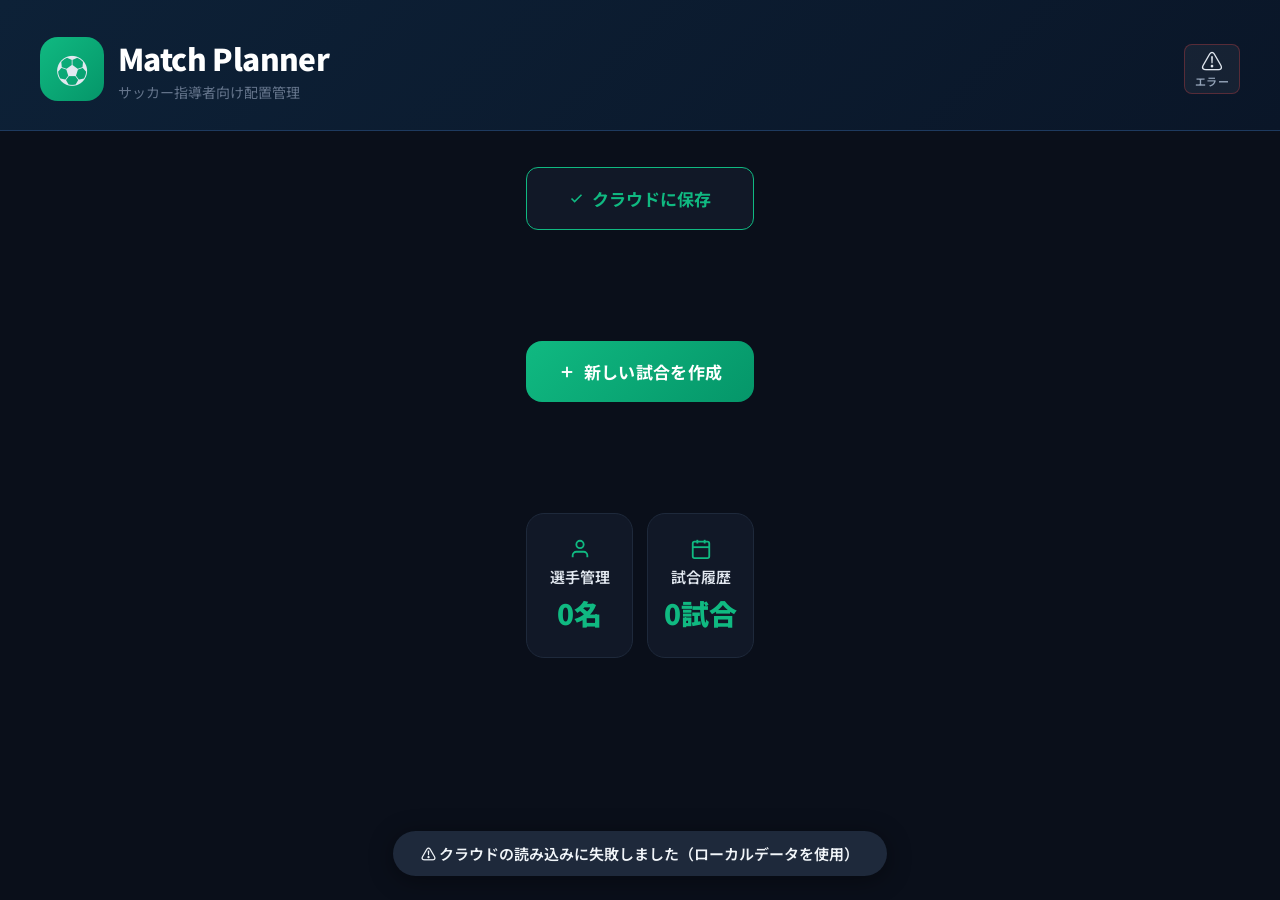
<file: teamA/index (1).html>
<!DOCTYPE html>
<html lang="ja">
<head>
  <meta charset="UTF-8">
  <meta name="viewport" content="width=device-width, initial-scale=1.0, maximum-scale=1.0, user-scalable=no">
  <meta name="theme-color" content="#0a0f1a">
  <meta name="apple-mobile-web-app-capable" content="yes">
  <title>Match Planner</title>
  <link rel="stylesheet" href="style.css">
  <link rel="preconnect" href="https://fonts.googleapis.com">
  <link href="https://fonts.googleapis.com/css2?family=Noto+Sans+JP:wght@400;600;700;800;900&display=swap" rel="stylesheet">
</head>
<body>
<div id="app">

<!-- ══════════════════════════════════════════
     HOME
══════════════════════════════════════════ -->
<div id="screen-home" class="screen">
  <div class="home-header">
    <div class="logo-area">
      <div class="logo-icon">⚽</div>
      <div style="flex:1">
        <div class="logo-title">Match Planner</div>
        <div class="logo-sub">サッカー指導者向け配置管理</div>
      </div>
      <div id="sync-status" class="sync-status" data-status="offline">
        <span class="sync-icon">📵</span><span class="sync-label">オフライン</span>
      </div>
    </div>
  </div>
  <div id="jsonbin-config-note" class="config-note hidden">
    <div class="config-note-icon">☁️</div>
    <div class="config-note-text"><strong>クラウド同期を有効にするには</strong><br>script.js の <code>BIN_ID</code> と <code>API_KEY</code> を設定してください</div>
  </div>
  <div class="home-body">
    <button id="btn-cloud-save" class="btn-cloud-save">
      <svg width="15" height="15" viewBox="0 0 24 24" fill="none" stroke="currentColor" stroke-width="2.5"><polyline points="20 6 9 17 4 12"/></svg>
      クラウドに保存
    </button>
    <button id="btn-new-match" class="btn-primary">
      <svg width="18" height="18" viewBox="0 0 24 24" fill="none" stroke="currentColor" stroke-width="2.5"><line x1="12" y1="5" x2="12" y2="19"/><line x1="5" y1="12" x2="19" y2="12"/></svg>
      新しい試合を作成
    </button>
    <div class="quick-grid">
      <button id="btn-players" class="btn-quick">
        <svg width="22" height="22" viewBox="0 0 24 24" fill="none" stroke="currentColor" stroke-width="2"><path d="M20 21v-2a4 4 0 0 0-4-4H8a4 4 0 0 0-4 4v2"/><circle cx="12" cy="7" r="4"/></svg>
        <span>選手管理</span>
        <span id="home-player-count" class="quick-count">0名</span>
      </button>
      <button id="btn-history" class="btn-quick">
        <svg width="22" height="22" viewBox="0 0 24 24" fill="none" stroke="currentColor" stroke-width="2"><rect x="3" y="4" width="18" height="18" rx="2"/><line x1="16" y1="2" x2="16" y2="6"/><line x1="8" y1="2" x2="8" y2="6"/><line x1="3" y1="10" x2="21" y2="10"/></svg>
        <span>試合履歴</span>
        <span id="home-match-count" class="quick-count">0試合</span>
      </button>
    </div>
    <div id="home-recent"></div>
  </div>
</div>

<!-- ══════════════════════════════════════════
     PLAYERS
══════════════════════════════════════════ -->
<div id="screen-players" class="screen hidden">
  <div class="top-header">
    <button id="btn-back-players" class="btn-back">
      <svg width="24" height="24" viewBox="0 0 24 24" fill="none" stroke="currentColor" stroke-width="2"><polyline points="15 18 9 12 15 6"/></svg>
    </button>
    <div class="header-title-wrap"><div class="header-title">選手管理</div></div>
    <div class="header-action">
      <button id="btn-add-player" class="btn-icon">
        <svg width="22" height="22" viewBox="0 0 24 24" fill="none" stroke="currentColor" stroke-width="2.5"><line x1="12" y1="5" x2="12" y2="19"/><line x1="5" y1="12" x2="19" y2="12"/></svg>
      </button>
    </div>
  </div>

  <!-- フィルター・ソートバー -->
  <div id="player-filter-bar" class="player-filter-bar"></div>

  <!-- 追加・編集フォーム -->
  <div id="player-form-wrap" class="scroll-body hidden" style="padding-bottom:0">
    <div class="form-card">
      <div id="player-form-title" class="form-title">選手を追加</div>
      <div class="form-row">
        <div class="form-group" style="flex:2">
          <label class="field-label">選手名 *</label>
          <input id="pf-name" class="field-input" type="text" placeholder="例: 山田 太郎">
        </div>
        <div class="form-group" style="flex:1">
          <label class="field-label">背番号</label>
          <input id="pf-number" class="field-input" type="number" min="1" max="99" placeholder="10">
        </div>
      </div>
      <div class="form-row">
        <div class="form-group">
          <label class="field-label">学年</label>
          <div class="field-select-wrap">
            <select id="pf-grade" class="field-input grade-select"></select>
          </div>
        </div>
        <div class="form-group">
          <label class="field-label">メインポジション</label>
          <div class="field-select-wrap">
            <select id="pf-main-group" class="field-input pos-group-select"></select>
          </div>
        </div>
      </div>
      <div class="form-row">
        <div class="form-group">
          <label class="field-label">詳細ポジション（任意）</label>
          <input id="pf-detail-pos" class="field-input" type="text" placeholder="例: CB, SB, WB">
        </div>
        <div class="form-group">
          <label class="field-label">サブポジション（任意）</label>
          <input id="pf-sub" class="field-input" type="text" placeholder="例: MF, FW">
        </div>
      </div>
      <div class="btn-group">
        <button id="btn-player-form-cancel" class="btn-secondary">キャンセル</button>
        <button id="btn-player-form-save" class="btn-primary-sm">
          <svg width="16" height="16" viewBox="0 0 24 24" fill="none" stroke="currentColor" stroke-width="2.5"><polyline points="20 6 9 17 4 12"/></svg>
          保存
        </button>
      </div>
    </div>
  </div>

  <div id="player-list-body" class="player-list" style="flex:1;overflow-y:auto"></div>
</div>

<!-- ══════════════════════════════════════════
     NEW MATCH
══════════════════════════════════════════ -->
<div id="screen-new-match" class="screen hidden">
  <div class="top-header">
    <button id="btn-back-new-match" class="btn-back">
      <svg width="24" height="24" viewBox="0 0 24 24" fill="none" stroke="currentColor" stroke-width="2"><polyline points="15 18 9 12 15 6"/></svg>
    </button>
    <div class="header-title-wrap"><div class="header-title">試合を作成</div></div>
  </div>
  <div class="scroll-body">
    <div class="form-card">
      <div class="form-group">
        <label class="field-label">対戦相手 *</label>
        <input id="nm-opponent" class="field-input" type="text" placeholder="例: ○○FC">
      </div>
      <div class="form-row">
        <div class="form-group">
          <label class="field-label">日付</label>
          <input id="nm-date" class="field-input" type="date">
        </div>
        <div class="form-group">
          <label class="field-label">試合種別</label>
          <div class="field-select-wrap">
            <select id="nm-type" class="field-input type-select"></select>
          </div>
        </div>
      </div>
      <!-- ① 大会・リーグ名 -->
      <div class="form-group">
        <label class="field-label">大会・リーグ名</label>
        <div id="nm-competition"></div>
      </div>
      <div class="form-row">
        <div class="form-group">
          <label class="field-label">会場</label>
          <input id="nm-venue" class="field-input" type="text" placeholder="例: 市営グラウンド">
        </div>
        <div class="form-group">
          <label class="field-label">試合名（省略可）</label>
          <input id="nm-name" class="field-input" type="text" placeholder="省略すると「vs 相手」になります">
        </div>
      </div>
      <div class="form-group">
        <label class="field-label">フォーメーション</label>
        <div id="formation-btns" class="formation-grid"></div>
      </div>
      <div class="form-group">
        <label class="field-label">前回の配置をコピー（任意）</label>
        <div class="field-select-wrap">
          <select id="nm-copy" class="field-input"></select>
        </div>
      </div>
    </div>
    <button id="btn-create-match" class="btn-primary" style="margin-top:4px">
      <svg width="18" height="18" viewBox="0 0 24 24" fill="none" stroke="currentColor" stroke-width="2"><circle cx="12" cy="12" r="10"/></svg>
      試合を作成して配置開始
    </button>
  </div>
</div>

<!-- ══════════════════════════════════════════
     MATCH DETAIL
══════════════════════════════════════════ -->
<div id="screen-match" class="screen hidden">
  <div class="top-header">
    <button id="btn-back-match" class="btn-back">
      <svg width="24" height="24" viewBox="0 0 24 24" fill="none" stroke="currentColor" stroke-width="2"><polyline points="15 18 9 12 15 6"/></svg>
    </button>
    <div class="header-title-wrap">
      <div class="header-title" id="match-title"></div>
      <div class="header-sub" id="match-type-badge"></div>
    </div>
  </div>
  <div id="match-meta" class="match-meta-bar"></div>

  <div class="tab-bar">
    <button class="tab-btn active" data-tab="board">配置</button>
    <button class="tab-btn" data-tab="subs">交代</button>
    <button class="tab-btn" data-tab="bench">ベンチ</button>
    <button id="tab-time-btn" class="tab-btn" data-tab="time">出場時間</button>
    <button class="tab-btn" data-tab="matchstat">データ</button>
  </div>

  <div class="tab-content">
    <!-- BOARD -->
    <div id="tab-board" class="tab-pane active">
      <div class="board-layout">
        <div class="pitch-panel">
          <div class="formation-badge">
            <span id="formation-badge-text" class="formation-badge-text">4-3-3</span>
            <span id="placed-count" class="placed-count">0/11</span>
          </div>
          <div class="pitch"><div id="pitch-rows"></div></div>
          <div id="selection-hint" class="selection-hint">
            <span style="color:var(--dim)">ポジションまたは選手をタップして配置</span>
          </div>
        </div>
        <div class="player-strip-wrap">
          <div class="player-strip-header">
            <span class="strip-title">選手一覧</span>
            <span id="strip-count" class="strip-count">0名未配置</span>
          </div>
          <div id="player-strip" class="player-strip"></div>
        </div>
      </div>
    </div>

    <!-- SUBS -->
    <div id="tab-subs" class="tab-pane">
      <div style="padding:12px 16px 8px;flex-shrink:0">
        <button id="btn-add-sub" class="btn-primary-sm">
          <svg width="16" height="16" viewBox="0 0 24 24" fill="none" stroke="currentColor" stroke-width="2.5"><line x1="12" y1="5" x2="12" y2="19"/><line x1="5" y1="12" x2="19" y2="12"/></svg>
          交代を追加
        </button>
      </div>
      <div id="subs-body" class="subs-scroll"></div>
    </div>

    <!-- BENCH -->
    <div id="tab-bench" class="tab-pane">
      <div id="bench-body" class="bench-scroll player-list"></div>
    </div>

    <!-- TIME -->
    <div id="tab-time" class="tab-pane">
      <div id="time-body" class="time-scroll"></div>
    </div>

    <!-- MATCH STAT -->
    <div id="tab-matchstat" class="tab-pane">
      <div id="matchstat-body" class="time-scroll"></div>
    </div>
  </div>
</div>

<!-- ══════════════════════════════════════════
     HISTORY
══════════════════════════════════════════ -->
<div id="screen-history" class="screen hidden">
  <div class="top-header">
    <button id="btn-back-history" class="btn-back">
      <svg width="24" height="24" viewBox="0 0 24 24" fill="none" stroke="currentColor" stroke-width="2"><polyline points="15 18 9 12 15 6"/></svg>
    </button>
    <div class="header-title-wrap"><div class="header-title">試合履歴</div></div>
  </div>
  <div id="history-body" class="history-scroll"></div>
</div>

</div><!-- /app -->

<!-- ══════════════════════════════════════════
     PLAYER DETAIL MODAL
══════════════════════════════════════════ -->
<div id="player-detail-overlay" class="modal-overlay">
  <div class="bottom-sheet" style="max-height:85vh">
    <div class="sheet-header">
      <span class="sheet-title">選手データ</span>
      <button id="btn-close-player-detail" class="btn-icon">
        <svg width="20" height="20" viewBox="0 0 24 24" fill="none" stroke="currentColor" stroke-width="2.5"><line x1="18" y1="6" x2="6" y2="18"/><line x1="6" y1="6" x2="18" y2="18"/></svg>
      </button>
    </div>
    <div id="player-detail-content" class="sheet-list" style="padding:16px 20px 24px"></div>
  </div>
</div>

<!-- SUB FORM MODAL -->
<div id="sub-form-overlay" class="modal-overlay">
  <div class="bottom-sheet">
    <div class="sheet-header">
      <span class="sheet-title">交代を追加</span>
      <button id="btn-sub-cancel" class="btn-icon">
        <svg width="20" height="20" viewBox="0 0 24 24" fill="none" stroke="currentColor" stroke-width="2.5"><line x1="18" y1="6" x2="6" y2="18"/><line x1="6" y1="6" x2="18" y2="18"/></svg>
      </button>
    </div>
    <div style="padding:16px">
      <div class="form-group">
        <label class="field-label">時間（分）</label>
        <input id="sf-minute" class="field-input" type="number" min="1" max="120" placeholder="例: 45">
      </div>
      <div class="form-row">
        <div class="form-group">
          <label class="field-label">▼ OUT</label>
          <div class="field-select-wrap"><select id="sf-out" class="field-input"></select></div>
        </div>
        <div class="form-group">
          <label class="field-label">▲ IN</label>
          <div class="field-select-wrap"><select id="sf-in" class="field-input"></select></div>
        </div>
      </div>
      <div class="btn-group">
        <button id="btn-sub-cancel2" class="btn-secondary">キャンセル</button>
        <button id="btn-sub-save" class="btn-primary-sm">
          <svg width="16" height="16" viewBox="0 0 24 24" fill="none" stroke="currentColor" stroke-width="2.5"><polyline points="20 6 9 17 4 12"/></svg>
          追加
        </button>
      </div>
    </div>
  </div>
</div>

<!-- CONFIRM -->
<div id="confirm-overlay" class="confirm-overlay">
  <div class="confirm-box">
    <div id="confirm-title" class="confirm-title"></div>
    <div id="confirm-msg"   class="confirm-msg"></div>
    <div class="confirm-btns">
      <button id="confirm-cancel" class="btn-confirm-cancel">キャンセル</button>
      <button id="confirm-ok"     class="btn-confirm-ok">削除</button>
    </div>
  </div>
</div>

<div id="toast" class="toast"></div>
<script src="script.js"></script>
</body>
</html>
</file>
<file: style.css>
/* ============================================
   Match Planner - style.css
   ============================================ */

*, *::before, *::after { box-sizing: border-box; margin: 0; padding: 0; }

:root {
  --bg:        #0a0f1a;
  --bg2:       #111827;
  --bg3:       #1e293b;
  --border:    #1e293b;
  --border2:   #334155;
  --text:      #f1f5f9;
  --text2:     #e2e8f0;
  --muted:     #94a3b8;
  --dim:       #64748b;
  --green:     #10b981;
  --green-d:   #059669;
  --green-bg:  rgba(16,185,129,0.15);
  --amber:     #f59e0b;
  --amber-bg:  rgba(245,158,11,0.18);
  --blue:      #3b82f6;
  --red:       #ef4444;
  --pitch-bg:  #0a2310;
  --pitch-mid: #0d2e14;
  --pitch-br:  #1a4a24;
  --pitch-pos: #2d6a40;
  --type-official: #ef4444;
  --type-practice: #3b82f6;
  --type-festival: #f59e0b;
  --type-camp:     #10b981;
  --radius-sm: 8px;
  --radius:    12px;
  --radius-lg: 16px;
  --shadow:    0 4px 24px rgba(0,0,0,0.4);
}

html, body {
  height: 100%;
  font-family: 'Noto Sans JP', 'Hiragino Kaku Gothic ProN', 'Yu Gothic', sans-serif;
  background: var(--bg);
  color: var(--text2);
  font-size: 16px;
  -webkit-tap-highlight-color: transparent;
  overscroll-behavior: none;
}

#app {
  max-width: 480px;
  margin: 0 auto;
  min-height: 100vh;
  display: flex;
  flex-direction: column;
  position: relative;
  overflow-x: hidden;
}

/* ── Utility ── */
.hidden { display: none !important; }
button { cursor: pointer; font-family: inherit; border: none; background: none; }
input, select { font-family: inherit; }
select { -webkit-appearance: none; appearance: none; }

/* ── Screens ── */
.screen {
  display: flex;
  flex-direction: column;
  min-height: 100vh;
  width: 100%;
}

/* ============================================
   TOP NAV / HEADER
   ============================================ */
.top-header {
  display: flex;
  align-items: center;
  gap: 10px;
  padding: 12px 16px;
  background: var(--bg);
  border-bottom: 1px solid var(--border);
  position: sticky;
  top: 0;
  z-index: 50;
  flex-shrink: 0;
}
.btn-back {
  color: var(--text2);
  padding: 4px;
  display: flex;
  align-items: center;
  border-radius: 8px;
}
.btn-back:active { opacity: 0.6; }
.header-title-wrap { flex: 1; min-width: 0; }
.header-title {
  font-size: 17px;
  font-weight: 800;
  color: var(--text);
  white-space: nowrap;
  overflow: hidden;
  text-overflow: ellipsis;
}
.header-sub { margin-top: 2px; }
.header-action { flex-shrink: 0; }
.btn-icon {
  color: var(--text2);
  padding: 4px;
  display: flex;
  align-items: center;
  border-radius: 8px;
}
.btn-icon:active { opacity: 0.6; }

/* ============================================
   HOME SCREEN
   ============================================ */
.home-header {
  background: linear-gradient(135deg, #0d2137 0%, #0a1628 100%);
  padding: 32px 20px 24px;
  border-bottom: 1px solid #1e3a5f;
  flex-shrink: 0;
}
.logo-area { display: flex; align-items: center; gap: 14px; }
.logo-icon {
  width: 52px; height: 52px;
  border-radius: 14px;
  background: linear-gradient(135deg, var(--green), var(--green-d));
  display: flex; align-items: center; justify-content: center;
  font-size: 26px; flex-shrink: 0;
}
.logo-title { font-size: 24px; font-weight: 900; color: #fff; letter-spacing: -0.02em; }
.logo-sub { font-size: 12px; color: var(--dim); margin-top: 2px; }

.home-body { padding: 20px 16px; display: flex; flex-direction: column; gap: 16px; flex: 1; }

.btn-primary {
  display: flex; align-items: center; justify-content: center; gap: 8px;
  width: 100%; padding: 16px;
  background: linear-gradient(135deg, var(--green), var(--green-d));
  color: #fff; border-radius: var(--radius-lg);
  font-size: 16px; font-weight: 700; letter-spacing: 0.02em;
  transition: opacity 0.15s;
}
.btn-primary:active { opacity: 0.85; }

.quick-grid { display: grid; grid-template-columns: 1fr 1fr; gap: 10px; }
.btn-quick {
  display: flex; flex-direction: column; align-items: center; gap: 6px;
  padding: 18px 12px;
  background: var(--bg2); border: 1px solid var(--border);
  border-radius: var(--radius-lg); color: var(--text2);
  font-size: 13px; font-weight: 600;
  transition: background 0.15s;
}
.btn-quick:active { background: var(--bg3); }
.btn-quick svg { color: var(--green); }
.quick-count { font-size: 20px; font-weight: 900; color: var(--green); }

.section-label {
  font-size: 12px; color: var(--dim);
  text-transform: uppercase; letter-spacing: 0.1em;
  font-weight: 600; margin-bottom: 6px;
}
.match-card {
  display: flex; align-items: center; gap: 10px; padding: 14px;
  background: var(--bg2); border: 1px solid var(--border);
  border-radius: var(--radius); color: var(--text2);
  width: 100%; text-align: left;
  transition: background 0.15s;
}
.match-card:active { background: var(--bg3); }
.match-card-info { flex: 1; min-width: 0; }
.match-card-title { font-weight: 700; font-size: 15px; color: var(--text); }
.match-card-sub { font-size: 12px; color: var(--dim); margin-top: 2px; }

.type-badge {
  font-size: 11px; font-weight: 700; color: #fff;
  padding: 3px 8px; border-radius: 6px; white-space: nowrap; flex-shrink: 0;
}
.type-official { background: var(--type-official); }
.type-practice { background: var(--type-practice); }
.type-festival { background: var(--type-festival); }
.type-camp     { background: var(--type-camp); }

.empty-hint {
  text-align: center; padding: 48px 20px;
  color: var(--muted); font-size: 14px;
}
.empty-hint .emoji { font-size: 40px; display: block; margin-bottom: 8px; }

/* ============================================
   SCROLL BODY
   ============================================ */
.scroll-body { flex: 1; overflow-y: auto; padding: 12px 16px; }

/* ============================================
   FORM ELEMENTS
   ============================================ */
.form-card {
  background: var(--bg2); border: 1px solid var(--border);
  border-radius: var(--radius-lg); padding: 16px; margin-bottom: 12px;
}
.form-title { font-weight: 800; font-size: 15px; color: var(--text); margin-bottom: 14px; }
.form-row { display: flex; gap: 10px; }
.form-group { display: flex; flex-direction: column; gap: 5px; flex: 1; margin-bottom: 12px; }
.form-group:last-child { margin-bottom: 0; }
label.field-label { font-size: 12px; color: var(--muted); font-weight: 600; }
.field-input {
  background: var(--bg); border: 1px solid var(--border);
  border-radius: var(--radius-sm); padding: 10px 12px;
  color: var(--text); font-size: 15px; outline: none; width: 100%;
}
.field-input:focus { border-color: var(--green); }
.field-select-wrap { position: relative; }
.field-select-wrap::after {
  content: '▾'; position: absolute; right: 10px; top: 50%;
  transform: translateY(-50%); color: var(--muted); pointer-events: none;
  font-size: 12px;
}
.field-select-wrap .field-input { padding-right: 28px; }

.btn-group { display: flex; gap: 8px; margin-top: 4px; }
.btn-secondary {
  flex: 1; padding: 10px;
  background: var(--bg3); border-radius: var(--radius-sm);
  color: var(--muted); font-size: 14px; font-weight: 600;
}
.btn-secondary:active { opacity: 0.8; }
.btn-primary-sm {
  display: flex; align-items: center; gap: 6px;
  padding: 10px 16px;
  background: linear-gradient(135deg, var(--green), var(--green-d));
  color: #fff; border-radius: var(--radius-sm);
  font-size: 14px; font-weight: 700;
}
.btn-primary-sm:active { opacity: 0.85; }

.formation-grid { display: flex; flex-wrap: wrap; gap: 8px; }
.btn-formation {
  padding: 8px 14px;
  background: var(--bg3); border: 1px solid var(--border2);
  border-radius: var(--radius-sm); color: var(--muted);
  font-size: 14px; font-weight: 700;
  transition: all 0.15s;
}
.btn-formation.active {
  background: rgba(16,185,129,0.2);
  border-color: var(--green); color: var(--green);
}

/* ============================================
   PLAYER LIST
   ============================================ */
.player-list { display: flex; flex-direction: column; }
.player-row {
  display: flex; align-items: center; gap: 12px;
  padding: 12px 16px; border-bottom: 1px solid var(--border);
}
.player-num {
  width: 32px; height: 32px; border-radius: 8px;
  background: var(--bg3); display: flex; align-items: center; justify-content: center;
  font-size: 13px; font-weight: 900; color: var(--muted); flex-shrink: 0;
}
.player-num.placed { background: var(--green); color: #fff; }
.player-info { flex: 1; min-width: 0; }
.player-name { font-weight: 700; color: var(--text); font-size: 15px; }
.player-meta {
  font-size: 12px; color: var(--dim); margin-top: 2px;
  display: flex; gap: 4px; align-items: center; flex-wrap: wrap;
}
.pos-tag {
  background: #0d2137; color: var(--blue);
  padding: 1px 6px; border-radius: 4px; font-size: 11px; font-weight: 700;
}
.pos-tag.sub { background: var(--bg3); color: var(--muted); }
.btn-ghost {
  background: none; color: var(--dim); padding: 6px;
  display: flex; border-radius: 8px;
}
.btn-ghost:active { opacity: 0.6; }
.btn-ghost.danger { color: var(--red); }
.btn-ghost.success { color: var(--green); }

/* ============================================
   MATCH META BAR
   ============================================ */
.match-meta-bar {
  display: flex; gap: 8px; padding: 8px 16px;
  font-size: 13px; color: var(--dim);
  border-bottom: 1px solid var(--border); flex-wrap: wrap; flex-shrink: 0;
}

/* ============================================
   TABS
   ============================================ */
.tab-bar {
  display: flex; border-bottom: 1px solid var(--border);
  background: var(--bg); position: sticky; top: 57px; z-index: 40; flex-shrink: 0;
}
.tab-btn {
  flex: 1; padding: 12px 4px;
  color: var(--dim); font-size: 13px; font-weight: 600;
  border-bottom: 2px solid transparent;
  transition: color 0.15s, border-color 0.15s;
}
.tab-btn.active { color: var(--green); border-bottom-color: var(--green); }

.tab-content { flex: 1; overflow: hidden; display: flex; flex-direction: column; }
.tab-pane { display: none; flex: 1; overflow: hidden; flex-direction: column; }
.tab-pane.active { display: flex; }

/* ============================================
   BOARD (PITCH + PLAYER PANEL)
   ============================================ */
.board-layout {
  display: flex; flex-direction: column;
  height: 100%; overflow: hidden;
}
.pitch-panel { flex-shrink: 0; display: flex; flex-direction: column; }

.formation-badge {
  display: flex; align-items: center; justify-content: space-between;
  padding: 4px 14px 2px;
}
.formation-badge-text { font-size: 12px; color: var(--dim); letter-spacing: 0.2em; font-weight: 700; }
.placed-count { font-size: 12px; color: var(--green); font-weight: 700; }

.pitch {
  background: linear-gradient(180deg, var(--pitch-bg) 0%, var(--pitch-mid) 50%, var(--pitch-bg) 100%);
  margin: 2px 10px 0;
  border-radius: 10px;
  padding: 8px 2px 6px;
  border: 2px solid var(--pitch-br);
  position: relative;
}
.pitch::before {
  content: '';
  position: absolute;
  left: 10%; right: 10%;
  top: 50%; height: 1px;
  background: var(--pitch-br);
  pointer-events: none;
}
.pitch::after {
  content: '';
  position: absolute;
  left: 50%; top: calc(50% - 30px);
  transform: translateX(-50%);
  width: 60px; height: 60px;
  border-radius: 50%;
  border: 1px solid var(--pitch-br);
  pointer-events: none;
}

.pitch-row {
  display: flex; justify-content: center; gap: 3px; margin-bottom: 4px;
}

.pos-slot { display: flex; align-items: center; justify-content: center; }

.pos-btn {
  width: 62px; min-height: 52px;
  background: rgba(10,30,18,0.85);
  border: 1.5px solid var(--pitch-pos);
  border-radius: 9px;
  display: flex; flex-direction: column; align-items: center; justify-content: center;
  gap: 1px; padding: 3px 2px;
  color: var(--text2);
  transition: all 0.12s;
  position: relative;
}
.pos-btn.filled {
  background: var(--green-bg);
  border-color: var(--green);
}
.pos-btn.selected {
  background: var(--amber-bg);
  border: 2px solid var(--amber);
  transform: scale(1.06);
}
.pos-btn.target-empty {
  background: rgba(16,185,129,0.1);
  border: 2px dashed var(--green);
}
.pos-btn.target-swap {
  background: rgba(59,130,246,0.12);
  border: 2px dashed var(--blue);
}
.pos-btn:active { transform: scale(0.96); }
.pos-btn.selected:active { transform: scale(1.02); }

.pos-label {
  font-size: 9px; color: #6b7280;
  text-transform: uppercase; letter-spacing: 0.08em; font-weight: 700;
}
.pos-player-num {
  font-size: 13px; font-weight: 900; color: var(--green); line-height: 1;
}
.pos-player-name {
  font-size: 10px; color: var(--text2); font-weight: 600;
  max-width: 58px; text-align: center;
  overflow: hidden; text-overflow: ellipsis; white-space: nowrap;
}
.pos-empty { font-size: 9px; color: #374151; }
.pos-target-plus { font-size: 14px; color: var(--green); line-height: 1; }

.selection-hint {
  font-size: 12px; color: var(--amber);
  text-align: center; padding: 4px 12px 2px;
  min-height: 24px;
}
.btn-cancel-sel {
  color: var(--muted); font-size: 13px; padding: 0 2px;
  vertical-align: middle;
}

/* Player strip */
.player-strip-wrap {
  flex: 1; display: flex; flex-direction: column;
  border-top: 2px solid var(--border); min-height: 0; flex-shrink: 0;
}
.player-strip-header {
  display: flex; align-items: center; justify-content: space-between;
  padding: 6px 14px 4px; background: var(--bg); flex-shrink: 0;
}
.strip-title { font-size: 11px; font-weight: 800; color: var(--dim); text-transform: uppercase; letter-spacing: 0.1em; }
.strip-count { font-size: 11px; font-weight: 700; color: var(--amber); }

.player-strip {
  display: flex; flex-direction: row; gap: 6px;
  padding: 4px 10px 10px;
  overflow-x: auto; overflow-y: hidden;
  -webkit-overflow-scrolling: touch;
  scrollbar-width: thin;
  scrollbar-color: var(--bg3) transparent;
}
.player-strip::-webkit-scrollbar { height: 3px; }
.player-strip::-webkit-scrollbar-thumb { background: var(--bg3); border-radius: 2px; }

.strip-card {
  display: flex; flex-direction: column; align-items: center; gap: 3px;
  padding: 8px 6px;
  background: var(--bg2); border: 1.5px solid var(--border);
  border-radius: 10px; min-width: 56px; flex-shrink: 0;
  transition: all 0.12s;
}
.strip-card:active { transform: scale(0.95); }
.strip-card.highlighted {
  background: var(--amber-bg);
  border-color: var(--amber);
}
.strip-card.placed { opacity: 0.45; }
.strip-card.placed.highlighted { opacity: 1; }

.strip-num {
  width: 28px; height: 28px; border-radius: 7px;
  background: var(--bg3);
  display: flex; align-items: center; justify-content: center;
  font-size: 11px; font-weight: 900; color: var(--muted);
}
.strip-num.green { background: var(--green); color: #fff; }
.strip-name {
  font-size: 10px; font-weight: 700; color: var(--text);
  text-align: center; max-width: 52px;
  overflow: hidden; text-overflow: ellipsis; white-space: nowrap;
}
.strip-pos-tag {
  font-size: 9px; font-weight: 700; padding: 1px 5px;
  border-radius: 4px;
  background: #0d2137; color: var(--blue);
}
.strip-pos-tag.placed { background: #0d2820; color: var(--green); }

.strip-divider {
  width: 1px; background: var(--border2);
  align-self: stretch; margin: 2px; flex-shrink: 0;
}

/* ============================================
   BENCH TAB
   ============================================ */
.bench-scroll { flex: 1; overflow-y: auto; }
.sub-section-label {
  padding: 10px 16px 4px;
  font-size: 11px; color: var(--dim);
  text-transform: uppercase; letter-spacing: 0.1em; font-weight: 700;
}

/* ============================================
   SUBS TAB
   ============================================ */
.subs-scroll { flex: 1; overflow-y: auto; padding-bottom: 20px; }
.sub-card {
  display: flex; align-items: center; gap: 12px;
  padding: 12px 16px; border-bottom: 1px solid var(--border);
}
.sub-minute { width: 40px; text-align: center; font-weight: 900; color: var(--amber); font-size: 16px; flex-shrink: 0; }
.sub-detail { flex: 1; }
.sub-out { color: var(--red); font-size: 14px; font-weight: 600; }
.sub-in  { color: var(--green); font-size: 14px; font-weight: 600; }

/* ============================================
   TIME TAB
   ============================================ */
.time-scroll { flex: 1; overflow-y: auto; padding-bottom: 20px; }
.time-row { padding: 10px 16px; border-bottom: 1px solid var(--border); }
.time-row-top { display: flex; justify-content: space-between; margin-bottom: 6px; }
.time-name { font-weight: 600; color: var(--text2); }
.time-val { font-weight: 700; color: var(--green); }
.time-bar-bg { height: 6px; background: var(--bg3); border-radius: 3px; overflow: hidden; }
.time-bar-fill { height: 100%; border-radius: 3px; transition: width 0.3s; }

/* ============================================
   HISTORY
   ============================================ */
.history-scroll { flex: 1; overflow-y: auto; padding: 12px 16px; }

/* ============================================
   MODAL / BOTTOM SHEET
   ============================================ */
.modal-overlay {
  position: fixed; inset: 0;
  background: rgba(0,0,0,0.72);
  z-index: 200;
  display: flex; align-items: flex-end;
  opacity: 0; pointer-events: none;
  transition: opacity 0.2s;
}
.modal-overlay.open { opacity: 1; pointer-events: auto; }

.bottom-sheet {
  background: var(--bg2);
  border-radius: 20px 20px 0 0;
  width: 100%; max-width: 480px; margin: 0 auto;
  max-height: 75vh;
  display: flex; flex-direction: column;
  transform: translateY(40px);
  transition: transform 0.25s cubic-bezier(0.32,0.72,0,1);
}
.modal-overlay.open .bottom-sheet { transform: translateY(0); }

.sheet-header {
  display: flex; align-items: center; justify-content: space-between;
  padding: 16px 20px; border-bottom: 1px solid var(--border);
  flex-shrink: 0;
}
.sheet-title { font-weight: 800; font-size: 16px; color: var(--text); }
.sheet-list { overflow-y: auto; flex: 1; }
.sheet-item {
  display: flex; align-items: center; gap: 12px;
  width: 100%; padding: 12px 20px;
  border-bottom: 1px solid var(--border);
  color: var(--text2); text-align: left;
  transition: background 0.12s;
}
.sheet-item:active { background: var(--bg3); }
.sheet-item.current { background: rgba(16,185,129,0.1); }
.sheet-item-info { flex: 1; min-width: 0; }
.sheet-item-name { font-weight: 700; color: var(--text); font-size: 15px; }
.sheet-item-meta { font-size: 12px; color: var(--dim); margin-top: 2px; }

/* ============================================
   CONFIRM DIALOG
   ============================================ */
.confirm-overlay {
  position: fixed; inset: 0;
  background: rgba(0,0,0,0.72);
  z-index: 300;
  display: flex; align-items: center; justify-content: center;
  padding: 20px;
  opacity: 0; pointer-events: none;
  transition: opacity 0.15s;
}
.confirm-overlay.open { opacity: 1; pointer-events: auto; }
.confirm-box {
  background: var(--bg2); border-radius: var(--radius-lg);
  padding: 24px 20px; width: 100%; max-width: 320px;
  box-shadow: var(--shadow);
}
.confirm-title { font-weight: 800; font-size: 16px; color: var(--text); margin-bottom: 8px; }
.confirm-msg { font-size: 14px; color: var(--muted); margin-bottom: 20px; }
.confirm-btns { display: flex; gap: 8px; }
.btn-confirm-cancel {
  flex: 1; padding: 12px;
  background: var(--bg3); border-radius: var(--radius-sm);
  color: var(--muted); font-size: 14px; font-weight: 700;
}
.btn-confirm-ok {
  flex: 1; padding: 12px;
  background: var(--red); border-radius: var(--radius-sm);
  color: #fff; font-size: 14px; font-weight: 700;
}

/* ============================================
   TOAST
   ============================================ */
.toast {
  position: fixed; bottom: 24px; left: 50%;
  transform: translateX(-50%) translateY(80px);
  background: var(--bg3); color: var(--text);
  padding: 10px 20px; border-radius: 24px;
  font-size: 13px; font-weight: 600;
  box-shadow: var(--shadow);
  z-index: 400;
  transition: transform 0.25s cubic-bezier(0.32,0.72,0,1), opacity 0.25s;
  opacity: 0; white-space: nowrap;
}
.toast.show { transform: translateX(-50%) translateY(0); opacity: 1; }

/* ============================================
   RESPONSIVE (tablet / PC)
   ============================================ */
@media (min-width: 481px) {
  #app { box-shadow: 0 0 60px rgba(0,0,0,0.6); }
  .pos-btn { width: 68px; min-height: 58px; }
  .pos-player-name { font-size: 11px; max-width: 64px; }
}

/* ============================================
   JSONBIN / CLOUD SYNC ADDITIONS
   ============================================ */

/* 同期ステータスバッジ */
.sync-status {
  display: flex;
  flex-direction: column;
  align-items: center;
  gap: 2px;
  padding: 4px 8px;
  border-radius: 8px;
  background: rgba(255,255,255,0.05);
  border: 1px solid rgba(255,255,255,0.08);
  flex-shrink: 0;
  min-width: 56px;
  text-align: center;
}
.sync-icon  { font-size: 18px; line-height: 1; }
.sync-label { font-size: 9px; color: var(--muted); font-weight: 600; letter-spacing: 0.02em; white-space: nowrap; }

.sync-status[data-status="ok"]      { border-color: rgba(16,185,129,0.3); }
.sync-status[data-status="error"]   { border-color: rgba(239,68,68,0.3); }
.sync-status[data-status="loading"],
.sync-status[data-status="saving"]  { border-color: rgba(245,158,11,0.3); }

/* クラウド保存ボタン */
.btn-cloud-save {
  display: flex;
  align-items: center;
  justify-content: center;
  gap: 8px;
  width: 100%;
  padding: 12px 16px;
  background: var(--bg2);
  border: 1.5px solid var(--green);
  border-radius: var(--radius);
  color: var(--green);
  font-size: 14px;
  font-weight: 700;
  transition: background 0.15s, opacity 0.15s;
}
.btn-cloud-save:active   { background: rgba(16,185,129,0.15); }
.btn-cloud-save:disabled { opacity: 0.5; cursor: not-allowed; }

/* スピナー */
@keyframes spin { to { transform: rotate(360deg); } }
.spin { display: inline-block; animation: spin 1s linear infinite; }

/* JSONBin未設定ノート */
.config-note {
  display: flex;
  align-items: flex-start;
  gap: 10px;
  margin: 0 16px;
  padding: 12px 14px;
  background: rgba(245,158,11,0.08);
  border: 1px solid rgba(245,158,11,0.3);
  border-radius: var(--radius);
  margin-top: 12px;
}
.config-note-icon { font-size: 20px; flex-shrink: 0; }
.config-note-text { font-size: 12px; color: var(--muted); line-height: 1.6; }
.config-note-text strong { color: var(--amber); }
.config-note-text code {
  background: var(--bg3);
  color: var(--text);
  padding: 1px 5px;
  border-radius: 4px;
  font-size: 11px;
  font-family: monospace;
}

/* ============================================================
   TABLET / iPad レイアウト (768px以上)
   ============================================================ */
@media (min-width: 768px) {

  /* ── アプリ全体 ── */
  html, body { font-size: 17px; }

  #app {
    max-width: 100%;
    display: grid;
    grid-template-columns: 1fr;
  }

  /* 全スクリーンを横幅いっぱいに */
  .screen { max-width: 100%; width: 100%; }

  /* ── ヘッダー ── */
  .top-header {
    padding: 16px 32px;
    height: 64px;
  }
  .header-title { font-size: 20px; }

  /* ── ホーム画面 ── */
  .home-header { padding: 36px 40px 28px; }
  .logo-icon   { width: 64px; height: 64px; font-size: 32px; border-radius: 18px; }
  .logo-title  { font-size: 30px; }
  .logo-sub    { font-size: 14px; }
  .sync-icon   { font-size: 22px; }
  .sync-label  { font-size: 11px; }

  .home-body {
    padding: 28px 40px;
    display: grid;
    grid-template-columns: 1fr 1fr;
    gap: 16px;
    align-items: start;
  }

  /* 保存ボタンと試合作成ボタンは2カラム全幅 */
  #btn-cloud-save,
  #btn-new-match { grid-column: 1 / -1; padding: 18px; font-size: 17px; }
  .btn-cloud-save { padding: 14px 20px; }

  .quick-grid {
    grid-column: 1 / -1;
    grid-template-columns: 1fr 1fr;
    gap: 14px;
  }
  .btn-quick { padding: 24px 16px; font-size: 15px; border-radius: 18px; }
  .quick-count { font-size: 28px; }

  /* 最近の試合エリアを2カラム全幅に */
  #home-recent { grid-column: 1 / -1; }
  .section-label { font-size: 13px; margin-bottom: 10px; }
  .match-card { padding: 18px 20px; border-radius: 16px; }
  .match-card-title { font-size: 17px; }
  .match-card-sub   { font-size: 14px; margin-top: 4px; }
  .type-badge       { font-size: 13px; padding: 4px 10px; border-radius: 8px; }

  /* ── 選手管理 ── */
  #screen-players .scroll-body { padding: 20px 40px; }
  .form-card { padding: 24px; border-radius: 18px; margin-bottom: 16px; }
  .form-title { font-size: 18px; margin-bottom: 18px; }
  label.field-label { font-size: 14px; }
  .field-input { padding: 13px 16px; font-size: 16px; border-radius: 10px; }
  .btn-primary-sm { padding: 13px 22px; font-size: 16px; border-radius: 10px; }
  .btn-secondary  { padding: 13px; font-size: 16px; border-radius: 10px; }
  .btn-formation  { padding: 10px 18px; font-size: 15px; border-radius: 10px; }

  /* 選手リストを2カラムグリッドに */
  #player-list-body { display: grid; grid-template-columns: 1fr 1fr; padding: 0 24px; gap: 0; }
  .player-row {
    padding: 16px 20px;
    border: 1px solid var(--border);
    border-radius: 12px;
    margin: 6px;
    background: var(--bg2);
  }
  .player-num  { width: 40px; height: 40px; font-size: 15px; border-radius: 10px; }
  .player-name { font-size: 17px; }
  .player-meta { font-size: 13px; margin-top: 4px; }
  .pos-tag { font-size: 12px; padding: 2px 8px; border-radius: 5px; }
  .btn-ghost { padding: 8px; }

  /* ── 試合作成 ── */
  .scroll-body { padding: 20px 40px; }

  /* ── 試合詳細 ── */
  .match-meta-bar { padding: 10px 32px; font-size: 15px; gap: 12px; }
  .tab-bar { top: 64px; }
  .tab-btn { padding: 16px 8px; font-size: 15px; font-weight: 700; }

  /* ── 配置ボード: ピッチ左・選手パネル右の横並び ── */
  .board-layout {
    flex-direction: row;
    height: 100%;
    overflow: hidden;
  }

  /* ピッチパネル：左側固定 */
  .pitch-panel {
    flex: 0 0 auto;
    width: 55%;
    display: flex;
    flex-direction: column;
    padding: 12px 8px 12px 16px;
    border-right: 2px solid var(--border);
    overflow: hidden;
  }

  .formation-badge { padding: 4px 16px 6px; }
  .formation-badge-text { font-size: 14px; }
  .placed-count { font-size: 14px; }

  .pitch { margin: 4px 8px 0; padding: 12px 4px 10px; border-radius: 14px; }

  /* ポジションボタンを大きく */
  .pos-btn { width: 76px; min-height: 64px; border-radius: 12px; gap: 2px; }
  .pos-label       { font-size: 10px; letter-spacing: 0.1em; }
  .pos-player-num  { font-size: 16px; }
  .pos-player-name { font-size: 11px; max-width: 72px; }
  .pos-empty       { font-size: 10px; }
  .pos-target-plus { font-size: 18px; }
  .pitch-row { gap: 5px; margin-bottom: 6px; }

  .selection-hint { font-size: 13px; padding: 6px 16px; }

  /* 選手パネル：右側・縦スクロールリストに変更 */
  .player-strip-wrap {
    flex: 1;
    display: flex;
    flex-direction: column;
    border-top: none;
    border-left: none;
    overflow: hidden;
    min-height: 0;
    padding: 0;
  }

  .player-strip-header {
    padding: 14px 20px 10px;
    border-bottom: 1px solid var(--border);
  }
  .strip-title { font-size: 13px; }
  .strip-count { font-size: 13px; }

  /* 横スクロールを縦スクロールリストに変換 */
  .player-strip {
    flex-direction: column;
    overflow-x: hidden;
    overflow-y: auto;
    padding: 8px 16px 16px;
    gap: 6px;
    flex: 1;
    -webkit-overflow-scrolling: touch;
  }

  /* カードを横長のリスト行に変換 */
  .strip-card {
    flex-direction: row;
    align-items: center;
    min-width: unset;
    width: 100%;
    padding: 12px 16px;
    border-radius: 12px;
    gap: 12px;
    justify-content: flex-start;
  }
  .strip-num  { width: 36px; height: 36px; font-size: 13px; border-radius: 9px; flex-shrink: 0; }
  .strip-name { font-size: 15px; font-weight: 700; text-align: left; max-width: none; flex: 1; }
  .strip-pos-tag { font-size: 11px; padding: 2px 8px; border-radius: 5px; flex-shrink: 0; }
  .strip-info { flex-direction: row; align-items: center; gap: 10px; flex: 1; }

  /* 区切り線を横に */
  .strip-divider {
    width: 100%;
    height: 1px;
    background: var(--border2);
    margin: 4px 0;
    align-self: unset;
  }

  /* ── ベンチタブ ── */
  .bench-scroll { padding: 0 24px; }
  .sub-section-label { padding: 14px 8px 6px; font-size: 12px; }

  /* ── 交代タブ ── */
  .subs-scroll { padding: 0 32px 20px; }
  .sub-card { padding: 16px 8px; }
  .sub-minute { font-size: 20px; width: 52px; }
  .sub-out, .sub-in { font-size: 16px; }

  /* ── 出場時間タブ ── */
  .time-scroll { padding: 0 32px 20px; }
  .time-row { padding: 14px 8px; }
  .time-name { font-size: 16px; }
  .time-val  { font-size: 16px; }
  .time-bar-bg { height: 8px; border-radius: 4px; margin-top: 8px; }

  /* ── 履歴 ── */
  .history-scroll { padding: 20px 40px; }
  #history-body { display: grid; grid-template-columns: 1fr 1fr; gap: 12px; }
  #history-body .match-card { margin-bottom: 0 !important; border-radius: 16px; }

  /* ── モーダル ── */
  .bottom-sheet { max-width: 560px; border-radius: 20px; margin-bottom: 40px; }
  .modal-overlay { align-items: center; }
  .sheet-header { padding: 20px 28px; }
  .sheet-title  { font-size: 18px; }
  .bottom-sheet > div:last-child { padding: 20px 28px; }

  /* ── トースト ── */
  .toast { font-size: 15px; padding: 12px 28px; border-radius: 28px; }
}

/* ============================================================
   大画面タブレット / PC (1024px以上)
   ============================================================ */
@media (min-width: 1024px) {

  .home-body { max-width: 900px; margin: 0 auto; padding: 36px 0; }

  /* ピッチをさらに大きく */
  .pitch-panel { width: 58%; padding: 16px 12px 16px 32px; }
  .pos-btn { width: 84px; min-height: 72px; }
  .pos-player-num  { font-size: 18px; }
  .pos-player-name { font-size: 12px; max-width: 80px; }
  .pitch-row { gap: 6px; margin-bottom: 8px; }
  .pitch { padding: 14px 6px 12px; }

  /* 選手パネル */
  .strip-card { padding: 14px 20px; }
  .strip-num  { width: 40px; height: 40px; font-size: 14px; }
  .strip-name { font-size: 16px; }

  /* 各画面コンテンツの最大幅 */
  #screen-players .scroll-body,
  #screen-new-match .scroll-body { max-width: 800px; margin: 0 auto; }

  .subs-scroll, .time-scroll { max-width: 800px; margin: 0 auto; padding: 0 0 20px; }
  .bench-scroll { max-width: 800px; margin: 0 auto; }
  #history-body { max-width: 900px; margin: 0 auto; grid-template-columns: 1fr 1fr 1fr; }
}
</file>
<file: teamB/style.css>
/* ============================================
   Match Planner - style.css
   ============================================ */

*, *::before, *::after { box-sizing: border-box; margin: 0; padding: 0; }

:root {
  --bg:        #0a0f1a;
  --bg2:       #111827;
  --bg3:       #1e293b;
  --border:    #1e293b;
  --border2:   #334155;
  --text:      #f1f5f9;
  --text2:     #e2e8f0;
  --muted:     #94a3b8;
  --dim:       #64748b;
  --green:     #10b981;
  --green-d:   #059669;
  --green-bg:  rgba(16,185,129,0.15);
  --amber:     #f59e0b;
  --amber-bg:  rgba(245,158,11,0.18);
  --blue:      #3b82f6;
  --red:       #ef4444;
  --pitch-bg:  #0a2310;
  --pitch-mid: #0d2e14;
  --pitch-br:  #1a4a24;
  --pitch-pos: #2d6a40;
  --type-official: #ef4444;
  --type-practice: #3b82f6;
  --type-festival: #f59e0b;
  --type-camp:     #10b981;
  --radius-sm: 8px;
  --radius:    12px;
  --radius-lg: 16px;
  --shadow:    0 4px 24px rgba(0,0,0,0.4);
}

html, body {
  height: 100%;
  font-family: 'Noto Sans JP', 'Hiragino Kaku Gothic ProN', 'Yu Gothic', sans-serif;
  background: var(--bg);
  color: var(--text2);
  font-size: 16px;
  -webkit-tap-highlight-color: transparent;
  overscroll-behavior: none;
}

#app {
  max-width: 480px;
  margin: 0 auto;
  min-height: 100vh;
  display: flex;
  flex-direction: column;
  position: relative;
  overflow-x: hidden;
}

/* ── Utility ── */
.hidden { display: none !important; }
button { cursor: pointer; font-family: inherit; border: none; background: none; }
input, select { font-family: inherit; }
select { -webkit-appearance: none; appearance: none; }

/* ── Screens ── */
.screen {
  display: flex;
  flex-direction: column;
  min-height: 100vh;
  width: 100%;
}

/* ============================================
   TOP NAV / HEADER
   ============================================ */
.top-header {
  display: flex;
  align-items: center;
  gap: 10px;
  padding: 12px 16px;
  background: var(--bg);
  border-bottom: 1px solid var(--border);
  position: sticky;
  top: 0;
  z-index: 50;
  flex-shrink: 0;
}
.btn-back {
  color: var(--text2);
  padding: 4px;
  display: flex;
  align-items: center;
  border-radius: 8px;
}
.btn-back:active { opacity: 0.6; }
.header-title-wrap { flex: 1; min-width: 0; }
.header-title {
  font-size: 17px;
  font-weight: 800;
  color: var(--text);
  white-space: nowrap;
  overflow: hidden;
  text-overflow: ellipsis;
}
.header-sub { margin-top: 2px; }
.header-action { flex-shrink: 0; }
.btn-icon {
  color: var(--text2);
  padding: 4px;
  display: flex;
  align-items: center;
  border-radius: 8px;
}
.btn-icon:active { opacity: 0.6; }

/* ============================================
   HOME SCREEN
   ============================================ */
.home-header {
  background: linear-gradient(135deg, #0d2137 0%, #0a1628 100%);
  padding: 32px 20px 24px;
  border-bottom: 1px solid #1e3a5f;
  flex-shrink: 0;
}
.logo-area { display: flex; align-items: center; gap: 14px; }
.logo-icon {
  width: 52px; height: 52px;
  border-radius: 14px;
  background: linear-gradient(135deg, var(--green), var(--green-d));
  display: flex; align-items: center; justify-content: center;
  font-size: 26px; flex-shrink: 0;
}
.logo-title { font-size: 24px; font-weight: 900; color: #fff; letter-spacing: -0.02em; }
.logo-sub { font-size: 12px; color: var(--dim); margin-top: 2px; }

.home-body { padding: 20px 16px; display: flex; flex-direction: column; gap: 16px; flex: 1; }

.btn-primary {
  display: flex; align-items: center; justify-content: center; gap: 8px;
  width: 100%; padding: 16px;
  background: linear-gradient(135deg, var(--green), var(--green-d));
  color: #fff; border-radius: var(--radius-lg);
  font-size: 16px; font-weight: 700; letter-spacing: 0.02em;
  transition: opacity 0.15s;
}
.btn-primary:active { opacity: 0.85; }

.quick-grid { display: grid; grid-template-columns: 1fr 1fr; gap: 10px; }
.btn-quick {
  display: flex; flex-direction: column; align-items: center; gap: 6px;
  padding: 18px 12px;
  background: var(--bg2); border: 1px solid var(--border);
  border-radius: var(--radius-lg); color: var(--text2);
  font-size: 13px; font-weight: 600;
  transition: background 0.15s;
}
.btn-quick:active { background: var(--bg3); }
.btn-quick svg { color: var(--green); }
.quick-count { font-size: 20px; font-weight: 900; color: var(--green); }

.section-label {
  font-size: 12px; color: var(--dim);
  text-transform: uppercase; letter-spacing: 0.1em;
  font-weight: 600; margin-bottom: 6px;
}
.match-card {
  display: flex; align-items: center; gap: 10px; padding: 14px;
  background: var(--bg2); border: 1px solid var(--border);
  border-radius: var(--radius); color: var(--text2);
  width: 100%; text-align: left;
  transition: background 0.15s;
}
.match-card:active { background: var(--bg3); }
.match-card-info { flex: 1; min-width: 0; }
.match-card-title { font-weight: 700; font-size: 15px; color: var(--text); }
.match-card-sub { font-size: 12px; color: var(--dim); margin-top: 2px; }

.type-badge {
  font-size: 11px; font-weight: 700; color: #fff;
  padding: 3px 8px; border-radius: 6px; white-space: nowrap; flex-shrink: 0;
}
.type-official { background: var(--type-official); }
.type-practice { background: var(--type-practice); }
.type-festival { background: var(--type-festival); }
.type-camp     { background: var(--type-camp); }

.empty-hint {
  text-align: center; padding: 48px 20px;
  color: var(--muted); font-size: 14px;
}
.empty-hint .emoji { font-size: 40px; display: block; margin-bottom: 8px; }

/* ============================================
   SCROLL BODY
   ============================================ */
.scroll-body { flex: 1; overflow-y: auto; padding: 12px 16px; }

/* ============================================
   FORM ELEMENTS
   ============================================ */
.form-card {
  background: var(--bg2); border: 1px solid var(--border);
  border-radius: var(--radius-lg); padding: 16px; margin-bottom: 12px;
}
.form-title { font-weight: 800; font-size: 15px; color: var(--text); margin-bottom: 14px; }
.form-row { display: flex; gap: 10px; }
.form-group { display: flex; flex-direction: column; gap: 5px; flex: 1; margin-bottom: 12px; }
.form-group:last-child { margin-bottom: 0; }
label.field-label { font-size: 12px; color: var(--muted); font-weight: 600; }
.field-input {
  background: var(--bg); border: 1px solid var(--border);
  border-radius: var(--radius-sm); padding: 10px 12px;
  color: var(--text); font-size: 15px; outline: none; width: 100%;
}
.field-input:focus { border-color: var(--green); }
.field-select-wrap { position: relative; }
.field-select-wrap::after {
  content: '▾'; position: absolute; right: 10px; top: 50%;
  transform: translateY(-50%); color: var(--muted); pointer-events: none;
  font-size: 12px;
}
.field-select-wrap .field-input { padding-right: 28px; }

.btn-group { display: flex; gap: 8px; margin-top: 4px; }
.btn-secondary {
  flex: 1; padding: 10px;
  background: var(--bg3); border-radius: var(--radius-sm);
  color: var(--muted); font-size: 14px; font-weight: 600;
}
.btn-secondary:active { opacity: 0.8; }
.btn-primary-sm {
  display: flex; align-items: center; gap: 6px;
  padding: 10px 16px;
  background: linear-gradient(135deg, var(--green), var(--green-d));
  color: #fff; border-radius: var(--radius-sm);
  font-size: 14px; font-weight: 700;
}
.btn-primary-sm:active { opacity: 0.85; }

.formation-grid { display: flex; flex-wrap: wrap; gap: 8px; }
.btn-formation {
  padding: 8px 14px;
  background: var(--bg3); border: 1px solid var(--border2);
  border-radius: var(--radius-sm); color: var(--muted);
  font-size: 14px; font-weight: 700;
  transition: all 0.15s;
}
.btn-formation.active {
  background: rgba(16,185,129,0.2);
  border-color: var(--green); color: var(--green);
}

/* ============================================
   PLAYER LIST
   ============================================ */
.player-list { display: flex; flex-direction: column; }
.player-row {
  display: flex; align-items: center; gap: 12px;
  padding: 12px 16px; border-bottom: 1px solid var(--border);
}
.player-num {
  width: 32px; height: 32px; border-radius: 8px;
  background: var(--bg3); display: flex; align-items: center; justify-content: center;
  font-size: 13px; font-weight: 900; color: var(--muted); flex-shrink: 0;
}
.player-num.placed { background: var(--green); color: #fff; }
.player-info { flex: 1; min-width: 0; }
.player-name { font-weight: 700; color: var(--text); font-size: 15px; }
.player-meta {
  font-size: 12px; color: var(--dim); margin-top: 2px;
  display: flex; gap: 4px; align-items: center; flex-wrap: wrap;
}
.pos-tag {
  background: #0d2137; color: var(--blue);
  padding: 1px 6px; border-radius: 4px; font-size: 11px; font-weight: 700;
}
.pos-tag.sub { background: var(--bg3); color: var(--muted); }
.btn-ghost {
  background: none; color: var(--dim); padding: 6px;
  display: flex; border-radius: 8px;
}
.btn-ghost:active { opacity: 0.6; }
.btn-ghost.danger { color: var(--red); }
.btn-ghost.success { color: var(--green); }

/* ============================================
   MATCH META BAR
   ============================================ */
.match-meta-bar {
  display: flex; gap: 8px; padding: 8px 16px;
  font-size: 13px; color: var(--dim);
  border-bottom: 1px solid var(--border); flex-wrap: wrap; flex-shrink: 0;
}

/* ============================================
   TABS
   ============================================ */
.tab-bar {
  display: flex; border-bottom: 1px solid var(--border);
  background: var(--bg); position: sticky; top: 57px; z-index: 40; flex-shrink: 0;
}
.tab-btn {
  flex: 1; padding: 12px 4px;
  color: var(--dim); font-size: 13px; font-weight: 600;
  border-bottom: 2px solid transparent;
  transition: color 0.15s, border-color 0.15s;
}
.tab-btn.active { color: var(--green); border-bottom-color: var(--green); }

.tab-content { flex: 1; overflow: hidden; display: flex; flex-direction: column; }
.tab-pane { display: none; flex: 1; overflow: hidden; flex-direction: column; }
.tab-pane.active { display: flex; }

/* ============================================
   BOARD (PITCH + PLAYER PANEL)
   ============================================ */
.board-layout {
  display: flex; flex-direction: column;
  height: 100%; overflow: hidden;
}
.pitch-panel { flex-shrink: 0; display: flex; flex-direction: column; }

.formation-badge {
  display: flex; align-items: center; justify-content: space-between;
  padding: 4px 14px 2px;
}
.formation-badge-text { font-size: 12px; color: var(--dim); letter-spacing: 0.2em; font-weight: 700; }
.placed-count { font-size: 12px; color: var(--green); font-weight: 700; }

.pitch {
  background: linear-gradient(180deg, var(--pitch-bg) 0%, var(--pitch-mid) 50%, var(--pitch-bg) 100%);
  margin: 2px 10px 0;
  border-radius: 10px;
  padding: 8px 2px 6px;
  border: 2px solid var(--pitch-br);
  position: relative;
}
.pitch::before {
  content: '';
  position: absolute;
  left: 10%; right: 10%;
  top: 50%; height: 1px;
  background: var(--pitch-br);
  pointer-events: none;
}
.pitch::after {
  content: '';
  position: absolute;
  left: 50%; top: calc(50% - 30px);
  transform: translateX(-50%);
  width: 60px; height: 60px;
  border-radius: 50%;
  border: 1px solid var(--pitch-br);
  pointer-events: none;
}

.pitch-row {
  display: flex; justify-content: center; gap: 3px; margin-bottom: 4px;
}

.pos-slot { display: flex; align-items: center; justify-content: center; }

.pos-btn {
  width: 62px; min-height: 52px;
  background: rgba(10,30,18,0.85);
  border: 1.5px solid var(--pitch-pos);
  border-radius: 9px;
  display: flex; flex-direction: column; align-items: center; justify-content: center;
  gap: 1px; padding: 3px 2px;
  color: var(--text2);
  transition: all 0.12s;
  position: relative;
}
.pos-btn.filled {
  background: var(--green-bg);
  border-color: var(--green);
}
.pos-btn.selected {
  background: var(--amber-bg);
  border: 2px solid var(--amber);
  transform: scale(1.06);
}
.pos-btn.target-empty {
  background: rgba(16,185,129,0.1);
  border: 2px dashed var(--green);
}
.pos-btn.target-swap {
  background: rgba(59,130,246,0.12);
  border: 2px dashed var(--blue);
}
.pos-btn:active { transform: scale(0.96); }
.pos-btn.selected:active { transform: scale(1.02); }

.pos-label {
  font-size: 9px; color: #6b7280;
  text-transform: uppercase; letter-spacing: 0.08em; font-weight: 700;
}
.pos-player-num {
  font-size: 13px; font-weight: 900; color: var(--green); line-height: 1;
}
.pos-player-name {
  font-size: 10px; color: var(--text2); font-weight: 600;
  max-width: 58px; text-align: center;
  overflow: hidden; text-overflow: ellipsis; white-space: nowrap;
}
.pos-empty { font-size: 9px; color: #374151; }
.pos-target-plus { font-size: 14px; color: var(--green); line-height: 1; }

.selection-hint {
  font-size: 12px; color: var(--amber);
  text-align: center; padding: 4px 12px 2px;
  min-height: 24px;
}
.btn-cancel-sel {
  color: var(--muted); font-size: 13px; padding: 0 2px;
  vertical-align: middle;
}

/* Player strip */
.player-strip-wrap {
  flex: 1; display: flex; flex-direction: column;
  border-top: 2px solid var(--border); min-height: 0; flex-shrink: 0;
}
.player-strip-header {
  display: flex; align-items: center; justify-content: space-between;
  padding: 6px 14px 4px; background: var(--bg); flex-shrink: 0;
}
.strip-title { font-size: 11px; font-weight: 800; color: var(--dim); text-transform: uppercase; letter-spacing: 0.1em; }
.strip-count { font-size: 11px; font-weight: 700; color: var(--amber); }

.player-strip {
  display: flex; flex-direction: row; gap: 6px;
  padding: 4px 10px 10px;
  overflow-x: auto; overflow-y: hidden;
  -webkit-overflow-scrolling: touch;
  scrollbar-width: thin;
  scrollbar-color: var(--bg3) transparent;
}
.player-strip::-webkit-scrollbar { height: 3px; }
.player-strip::-webkit-scrollbar-thumb { background: var(--bg3); border-radius: 2px; }

.strip-card {
  display: flex; flex-direction: column; align-items: center; gap: 3px;
  padding: 8px 6px;
  background: var(--bg2); border: 1.5px solid var(--border);
  border-radius: 10px; min-width: 56px; flex-shrink: 0;
  transition: all 0.12s;
}
.strip-card:active { transform: scale(0.95); }
.strip-card.highlighted {
  background: var(--amber-bg);
  border-color: var(--amber);
}
.strip-card.placed { opacity: 0.45; }
.strip-card.placed.highlighted { opacity: 1; }

.strip-num {
  width: 28px; height: 28px; border-radius: 7px;
  background: var(--bg3);
  display: flex; align-items: center; justify-content: center;
  font-size: 11px; font-weight: 900; color: var(--muted);
}
.strip-num.green { background: var(--green); color: #fff; }
.strip-name {
  font-size: 10px; font-weight: 700; color: var(--text);
  text-align: center; max-width: 52px;
  overflow: hidden; text-overflow: ellipsis; white-space: nowrap;
}
.strip-pos-tag {
  font-size: 9px; font-weight: 700; padding: 1px 5px;
  border-radius: 4px;
  background: #0d2137; color: var(--blue);
}
.strip-pos-tag.placed { background: #0d2820; color: var(--green); }

.strip-divider {
  width: 1px; background: var(--border2);
  align-self: stretch; margin: 2px; flex-shrink: 0;
}

/* ============================================
   BENCH TAB
   ============================================ */
.bench-scroll { flex: 1; overflow-y: auto; }
.sub-section-label {
  padding: 10px 16px 4px;
  font-size: 11px; color: var(--dim);
  text-transform: uppercase; letter-spacing: 0.1em; font-weight: 700;
}

/* ============================================
   SUBS TAB
   ============================================ */
.subs-scroll { flex: 1; overflow-y: auto; padding-bottom: 20px; }
.sub-card {
  display: flex; align-items: center; gap: 12px;
  padding: 12px 16px; border-bottom: 1px solid var(--border);
}
.sub-minute { width: 40px; text-align: center; font-weight: 900; color: var(--amber); font-size: 16px; flex-shrink: 0; }
.sub-detail { flex: 1; }
.sub-out { color: var(--red); font-size: 14px; font-weight: 600; }
.sub-in  { color: var(--green); font-size: 14px; font-weight: 600; }

/* ============================================
   TIME TAB
   ============================================ */
.time-scroll { flex: 1; overflow-y: auto; padding-bottom: 20px; }
.time-row { padding: 10px 16px; border-bottom: 1px solid var(--border); }
.time-row-top { display: flex; justify-content: space-between; margin-bottom: 6px; }
.time-name { font-weight: 600; color: var(--text2); }
.time-val { font-weight: 700; color: var(--green); }
.time-bar-bg { height: 6px; background: var(--bg3); border-radius: 3px; overflow: hidden; }
.time-bar-fill { height: 100%; border-radius: 3px; transition: width 0.3s; }

/* ============================================
   HISTORY
   ============================================ */
.history-scroll { flex: 1; overflow-y: auto; padding: 12px 16px; }

/* ============================================
   MODAL / BOTTOM SHEET
   ============================================ */
.modal-overlay {
  position: fixed; inset: 0;
  background: rgba(0,0,0,0.72);
  z-index: 200;
  display: flex; align-items: flex-end;
  opacity: 0; pointer-events: none;
  transition: opacity 0.2s;
}
.modal-overlay.open { opacity: 1; pointer-events: auto; }

.bottom-sheet {
  background: var(--bg2);
  border-radius: 20px 20px 0 0;
  width: 100%; max-width: 480px; margin: 0 auto;
  max-height: 75vh;
  display: flex; flex-direction: column;
  transform: translateY(40px);
  transition: transform 0.25s cubic-bezier(0.32,0.72,0,1);
}
.modal-overlay.open .bottom-sheet { transform: translateY(0); }

.sheet-header {
  display: flex; align-items: center; justify-content: space-between;
  padding: 16px 20px; border-bottom: 1px solid var(--border);
  flex-shrink: 0;
}
.sheet-title { font-weight: 800; font-size: 16px; color: var(--text); }
.sheet-list { overflow-y: auto; flex: 1; }
.sheet-item {
  display: flex; align-items: center; gap: 12px;
  width: 100%; padding: 12px 20px;
  border-bottom: 1px solid var(--border);
  color: var(--text2); text-align: left;
  transition: background 0.12s;
}
.sheet-item:active { background: var(--bg3); }
.sheet-item.current { background: rgba(16,185,129,0.1); }
.sheet-item-info { flex: 1; min-width: 0; }
.sheet-item-name { font-weight: 700; color: var(--text); font-size: 15px; }
.sheet-item-meta { font-size: 12px; color: var(--dim); margin-top: 2px; }

/* ============================================
   CONFIRM DIALOG
   ============================================ */
.confirm-overlay {
  position: fixed; inset: 0;
  background: rgba(0,0,0,0.72);
  z-index: 300;
  display: flex; align-items: center; justify-content: center;
  padding: 20px;
  opacity: 0; pointer-events: none;
  transition: opacity 0.15s;
}
.confirm-overlay.open { opacity: 1; pointer-events: auto; }
.confirm-box {
  background: var(--bg2); border-radius: var(--radius-lg);
  padding: 24px 20px; width: 100%; max-width: 320px;
  box-shadow: var(--shadow);
}
.confirm-title { font-weight: 800; font-size: 16px; color: var(--text); margin-bottom: 8px; }
.confirm-msg { font-size: 14px; color: var(--muted); margin-bottom: 20px; }
.confirm-btns { display: flex; gap: 8px; }
.btn-confirm-cancel {
  flex: 1; padding: 12px;
  background: var(--bg3); border-radius: var(--radius-sm);
  color: var(--muted); font-size: 14px; font-weight: 700;
}
.btn-confirm-ok {
  flex: 1; padding: 12px;
  background: var(--red); border-radius: var(--radius-sm);
  color: #fff; font-size: 14px; font-weight: 700;
}

/* ============================================
   TOAST
   ============================================ */
.toast {
  position: fixed; bottom: 24px; left: 50%;
  transform: translateX(-50%) translateY(80px);
  background: var(--bg3); color: var(--text);
  padding: 10px 20px; border-radius: 24px;
  font-size: 13px; font-weight: 600;
  box-shadow: var(--shadow);
  z-index: 400;
  transition: transform 0.25s cubic-bezier(0.32,0.72,0,1), opacity 0.25s;
  opacity: 0; white-space: nowrap;
}
.toast.show { transform: translateX(-50%) translateY(0); opacity: 1; }

/* ============================================
   RESPONSIVE (tablet / PC)
   ============================================ */
@media (min-width: 481px) {
  #app { box-shadow: 0 0 60px rgba(0,0,0,0.6); }
  .pos-btn { width: 68px; min-height: 58px; }
  .pos-player-name { font-size: 11px; max-width: 64px; }
}

/* ============================================
   JSONBIN / CLOUD SYNC ADDITIONS
   ============================================ */

/* 同期ステータスバッジ */
.sync-status {
  display: flex;
  flex-direction: column;
  align-items: center;
  gap: 2px;
  padding: 4px 8px;
  border-radius: 8px;
  background: rgba(255,255,255,0.05);
  border: 1px solid rgba(255,255,255,0.08);
  flex-shrink: 0;
  min-width: 56px;
  text-align: center;
}
.sync-icon  { font-size: 18px; line-height: 1; }
.sync-label { font-size: 9px; color: var(--muted); font-weight: 600; letter-spacing: 0.02em; white-space: nowrap; }

.sync-status[data-status="ok"]      { border-color: rgba(16,185,129,0.3); }
.sync-status[data-status="error"]   { border-color: rgba(239,68,68,0.3); }
.sync-status[data-status="loading"],
.sync-status[data-status="saving"]  { border-color: rgba(245,158,11,0.3); }

/* クラウド保存ボタン */
.btn-cloud-save {
  display: flex;
  align-items: center;
  justify-content: center;
  gap: 8px;
  width: 100%;
  padding: 12px 16px;
  background: var(--bg2);
  border: 1.5px solid var(--green);
  border-radius: var(--radius);
  color: var(--green);
  font-size: 14px;
  font-weight: 700;
  transition: background 0.15s, opacity 0.15s;
}
.btn-cloud-save:active   { background: rgba(16,185,129,0.15); }
.btn-cloud-save:disabled { opacity: 0.5; cursor: not-allowed; }

/* スピナー */
@keyframes spin { to { transform: rotate(360deg); } }
.spin { display: inline-block; animation: spin 1s linear infinite; }

/* JSONBin未設定ノート */
.config-note {
  display: flex;
  align-items: flex-start;
  gap: 10px;
  margin: 0 16px;
  padding: 12px 14px;
  background: rgba(245,158,11,0.08);
  border: 1px solid rgba(245,158,11,0.3);
  border-radius: var(--radius);
  margin-top: 12px;
}
.config-note-icon { font-size: 20px; flex-shrink: 0; }
.config-note-text { font-size: 12px; color: var(--muted); line-height: 1.6; }
.config-note-text strong { color: var(--amber); }
.config-note-text code {
  background: var(--bg3);
  color: var(--text);
  padding: 1px 5px;
  border-radius: 4px;
  font-size: 11px;
  font-family: monospace;
}

/* ============================================================
   TABLET / iPad レイアウト (768px以上)
   ============================================================ */
@media (min-width: 768px) {

  /* ── アプリ全体 ── */
  html, body { font-size: 17px; }

  #app {
    max-width: 100%;
    display: grid;
    grid-template-columns: 1fr;
  }

  /* 全スクリーンを横幅いっぱいに */
  .screen { max-width: 100%; width: 100%; }

  /* ── ヘッダー ── */
  .top-header {
    padding: 16px 32px;
    height: 64px;
  }
  .header-title { font-size: 20px; }

  /* ── ホーム画面 ── */
  .home-header { padding: 36px 40px 28px; }
  .logo-icon   { width: 64px; height: 64px; font-size: 32px; border-radius: 18px; }
  .logo-title  { font-size: 30px; }
  .logo-sub    { font-size: 14px; }
  .sync-icon   { font-size: 22px; }
  .sync-label  { font-size: 11px; }

  .home-body {
    padding: 28px 40px;
    display: grid;
    grid-template-columns: 1fr 1fr;
    gap: 16px;
    align-items: start;
  }

  /* 保存ボタンと試合作成ボタンは2カラム全幅 */
  #btn-cloud-save,
  #btn-new-match { grid-column: 1 / -1; padding: 18px; font-size: 17px; }
  .btn-cloud-save { padding: 14px 20px; }

  .quick-grid {
    grid-column: 1 / -1;
    grid-template-columns: 1fr 1fr;
    gap: 14px;
  }
  .btn-quick { padding: 24px 16px; font-size: 15px; border-radius: 18px; }
  .quick-count { font-size: 28px; }

  /* 最近の試合エリアを2カラム全幅に */
  #home-recent { grid-column: 1 / -1; }
  .section-label { font-size: 13px; margin-bottom: 10px; }
  .match-card { padding: 18px 20px; border-radius: 16px; }
  .match-card-title { font-size: 17px; }
  .match-card-sub   { font-size: 14px; margin-top: 4px; }
  .type-badge       { font-size: 13px; padding: 4px 10px; border-radius: 8px; }

  /* ── 選手管理 ── */
  #screen-players .scroll-body { padding: 20px 40px; }
  .form-card { padding: 24px; border-radius: 18px; margin-bottom: 16px; }
  .form-title { font-size: 18px; margin-bottom: 18px; }
  label.field-label { font-size: 14px; }
  .field-input { padding: 13px 16px; font-size: 16px; border-radius: 10px; }
  .btn-primary-sm { padding: 13px 22px; font-size: 16px; border-radius: 10px; }
  .btn-secondary  { padding: 13px; font-size: 16px; border-radius: 10px; }
  .btn-formation  { padding: 10px 18px; font-size: 15px; border-radius: 10px; }

  /* 選手リストを2カラムグリッドに */
  #player-list-body { display: grid; grid-template-columns: 1fr 1fr; padding: 0 24px; gap: 0; }
  .player-row {
    padding: 16px 20px;
    border: 1px solid var(--border);
    border-radius: 12px;
    margin: 6px;
    background: var(--bg2);
  }
  .player-num  { width: 40px; height: 40px; font-size: 15px; border-radius: 10px; }
  .player-name { font-size: 17px; }
  .player-meta { font-size: 13px; margin-top: 4px; }
  .pos-tag { font-size: 12px; padding: 2px 8px; border-radius: 5px; }
  .btn-ghost { padding: 8px; }

  /* ── 試合作成 ── */
  .scroll-body { padding: 20px 40px; }

  /* ── 試合詳細 ── */
  .match-meta-bar { padding: 10px 32px; font-size: 15px; gap: 12px; }
  .tab-bar { top: 64px; }
  .tab-btn { padding: 16px 8px; font-size: 15px; font-weight: 700; }

  /* ── 配置ボード: ピッチ左・選手パネル右の横並び ── */
  .board-layout {
    flex-direction: row;
    height: 100%;
    overflow: hidden;
  }

  /* ピッチパネル：左側固定 */
  .pitch-panel {
    flex: 0 0 auto;
    width: 55%;
    display: flex;
    flex-direction: column;
    padding: 12px 8px 12px 16px;
    border-right: 2px solid var(--border);
    overflow: hidden;
  }

  .formation-badge { padding: 4px 16px 6px; }
  .formation-badge-text { font-size: 14px; }
  .placed-count { font-size: 14px; }

  .pitch { margin: 4px 8px 0; padding: 12px 4px 10px; border-radius: 14px; }

  /* ポジションボタンを大きく */
  .pos-btn { width: 76px; min-height: 64px; border-radius: 12px; gap: 2px; }
  .pos-label       { font-size: 10px; letter-spacing: 0.1em; }
  .pos-player-num  { font-size: 16px; }
  .pos-player-name { font-size: 11px; max-width: 72px; }
  .pos-empty       { font-size: 10px; }
  .pos-target-plus { font-size: 18px; }
  .pitch-row { gap: 5px; margin-bottom: 6px; }

  .selection-hint { font-size: 13px; padding: 6px 16px; }

  /* 選手パネル：右側・縦スクロールリストに変更 */
  .player-strip-wrap {
    flex: 1;
    display: flex;
    flex-direction: column;
    border-top: none;
    border-left: none;
    overflow: hidden;
    min-height: 0;
    padding: 0;
  }

  .player-strip-header {
    padding: 14px 20px 10px;
    border-bottom: 1px solid var(--border);
  }
  .strip-title { font-size: 13px; }
  .strip-count { font-size: 13px; }

  /* 横スクロールを縦スクロールリストに変換 */
  .player-strip {
    flex-direction: column;
    overflow-x: hidden;
    overflow-y: auto;
    padding: 8px 16px 16px;
    gap: 6px;
    flex: 1;
    -webkit-overflow-scrolling: touch;
  }

  /* カードを横長のリスト行に変換 */
  .strip-card {
    flex-direction: row;
    align-items: center;
    min-width: unset;
    width: 100%;
    padding: 12px 16px;
    border-radius: 12px;
    gap: 12px;
    justify-content: flex-start;
  }
  .strip-num  { width: 36px; height: 36px; font-size: 13px; border-radius: 9px; flex-shrink: 0; }
  .strip-name { font-size: 15px; font-weight: 700; text-align: left; max-width: none; flex: 1; }
  .strip-pos-tag { font-size: 11px; padding: 2px 8px; border-radius: 5px; flex-shrink: 0; }
  .strip-info { flex-direction: row; align-items: center; gap: 10px; flex: 1; }

  /* 区切り線を横に */
  .strip-divider {
    width: 100%;
    height: 1px;
    background: var(--border2);
    margin: 4px 0;
    align-self: unset;
  }

  /* ── ベンチタブ ── */
  .bench-scroll { padding: 0 24px; }
  .sub-section-label { padding: 14px 8px 6px; font-size: 12px; }

  /* ── 交代タブ ── */
  .subs-scroll { padding: 0 32px 20px; }
  .sub-card { padding: 16px 8px; }
  .sub-minute { font-size: 20px; width: 52px; }
  .sub-out, .sub-in { font-size: 16px; }

  /* ── 出場時間タブ ── */
  .time-scroll { padding: 0 32px 20px; }
  .time-row { padding: 14px 8px; }
  .time-name { font-size: 16px; }
  .time-val  { font-size: 16px; }
  .time-bar-bg { height: 8px; border-radius: 4px; margin-top: 8px; }

  /* ── 履歴 ── */
  .history-scroll { padding: 20px 40px; }
  #history-body { display: grid; grid-template-columns: 1fr 1fr; gap: 12px; }
  #history-body .match-card { margin-bottom: 0 !important; border-radius: 16px; }

  /* ── モーダル ── */
  .bottom-sheet { max-width: 560px; border-radius: 20px; margin-bottom: 40px; }
  .modal-overlay { align-items: center; }
  .sheet-header { padding: 20px 28px; }
  .sheet-title  { font-size: 18px; }
  .bottom-sheet > div:last-child { padding: 20px 28px; }

  /* ── トースト ── */
  .toast { font-size: 15px; padding: 12px 28px; border-radius: 28px; }
}

/* ============================================================
   大画面タブレット / PC (1024px以上)
   ============================================================ */
@media (min-width: 1024px) {

  .home-body { max-width: 900px; margin: 0 auto; padding: 36px 0; }

  /* ピッチをさらに大きく */
  .pitch-panel { width: 58%; padding: 16px 12px 16px 32px; }
  .pos-btn { width: 84px; min-height: 72px; }
  .pos-player-num  { font-size: 18px; }
  .pos-player-name { font-size: 12px; max-width: 80px; }
  .pitch-row { gap: 6px; margin-bottom: 8px; }
  .pitch { padding: 14px 6px 12px; }

  /* 選手パネル */
  .strip-card { padding: 14px 20px; }
  .strip-num  { width: 40px; height: 40px; font-size: 14px; }
  .strip-name { font-size: 16px; }

  /* 各画面コンテンツの最大幅 */
  #screen-players .scroll-body,
  #screen-new-match .scroll-body { max-width: 800px; margin: 0 auto; }

  .subs-scroll, .time-scroll { max-width: 800px; margin: 0 auto; padding: 0 0 20px; }
  .bench-scroll { max-width: 800px; margin: 0 auto; }
  #history-body { max-width: 900px; margin: 0 auto; grid-template-columns: 1fr 1fr 1fr; }
}

/* ============================================================
   v2.0 追加スタイル
   ============================================================ */

/* ── ポジショングループ カラー ── */
.pos-tag-gk { background:#1a3a4a; color:#38bdf8; }
.pos-tag-df { background:#1a3020; color:#4ade80; }
.pos-tag-mf { background:#2a2a10; color:#facc15; }
.pos-tag-fw { background:#3a1a10; color:#fb923c; }

/* ── 大会バッジ ── */
.comp-badge {
  font-size:11px; font-weight:700; color:#c084fc;
  background:rgba(192,132,252,0.12);
  border:1px solid rgba(192,132,252,0.3);
  padding:2px 8px; border-radius:6px; white-space:nowrap;
}

/* ── 選手カード 統計ミニ ── */
.player-stats-mini {
  display:flex; gap:10px; margin-top:4px;
  font-size:11px; color:var(--dim);
}
.player-stats-mini span { display:flex; align-items:center; gap:2px; }

/* ── フィルター・ソートバー ── */
.player-filter-bar {
  padding:8px 12px 4px;
  background:var(--bg);
  border-bottom:1px solid var(--border);
  flex-shrink:0;
}
.filter-sort-row {
  display:flex; gap:5px; flex-wrap:wrap; margin-bottom:7px;
}
.sort-btn {
  padding:5px 10px;
  background:var(--bg3); border:1px solid var(--border2);
  border-radius:20px; color:var(--muted);
  font-size:12px; font-weight:700; cursor:pointer;
  transition:all 0.15s; white-space:nowrap;
}
.sort-btn.active {
  background:rgba(16,185,129,0.2); border-color:var(--green); color:var(--green);
}
.filter-row {
  display:flex; gap:6px; flex-wrap:wrap;
}
.filter-sel-wrap { flex:1; min-width:90px; max-width:140px; }
.filter-sel {
  padding:7px 10px; font-size:13px;
  background:var(--bg3); border-radius:8px;
}

/* ── 選手詳細モーダル内 ── */
.detail-header {
  display:flex; align-items:center; gap:14px; margin-bottom:18px;
}
.detail-num {
  width:48px; height:48px; border-radius:12px;
  background:var(--green); color:#fff;
  display:flex; align-items:center; justify-content:center;
  font-size:20px; font-weight:900; flex-shrink:0;
}
.detail-name { font-size:18px; font-weight:800; color:var(--text); }
.detail-meta { font-size:13px; color:var(--dim); margin-top:4px; display:flex; gap:6px; flex-wrap:wrap; }

.stat-grid {
  display:grid; grid-template-columns:repeat(3,1fr); gap:8px; margin-bottom:16px;
}
.stat-box {
  background:var(--bg3); border-radius:10px;
  padding:10px 8px; text-align:center;
}
.stat-val { font-size:22px; font-weight:900; color:var(--green); }
.stat-lbl { font-size:10px; color:var(--muted); margin-top:2px; }
.stat-section-title {
  font-size:12px; font-weight:700; color:var(--dim);
  text-transform:uppercase; letter-spacing:0.1em;
  margin-bottom:8px;
}
.stat-rows { display:flex; flex-direction:column; gap:4px; }
.stat-row {
  display:flex; justify-content:space-between; align-items:center;
  padding:6px 10px;
  background:var(--bg3); border-radius:8px;
  font-size:14px; color:var(--text2);
}

/* ── 先発・途中バッジ ── */
.starter-badge {
  font-size:9px; font-weight:700;
  background:rgba(16,185,129,0.2); color:var(--green);
  border:1px solid var(--green); padding:1px 5px; border-radius:4px;
  margin-left:4px; vertical-align:middle;
}
.sub-badge {
  font-size:9px; font-weight:700;
  background:rgba(245,158,11,0.2); color:var(--amber);
  border:1px solid var(--amber); padding:1px 5px; border-radius:4px;
  margin-left:4px; vertical-align:middle;
}

/* ── 大会選択（カスタム入力） ── */
#nm-competition { display:flex; flex-direction:column; gap:6px; }
#nm-competition .field-select-wrap { margin:0; }
#nm-competition input { margin-top:2px; }

/* タブレット追加対応 */
@media (min-width:768px) {
  .stat-grid { grid-template-columns:repeat(6,1fr); }
  .filter-sel-wrap { max-width:180px; }
  .sort-btn { padding:6px 14px; font-size:13px; }
}

/* ============================================================
   公式戦フォーカス 選手カード v2.1
   ============================================================ */

/* 旧 player-row はそのまま残す（ベンチ等で使用）。
   選手一覧専用の新カードスタイル。 */
.player-row-official {
  display: flex;
  align-items: center;
  gap: 10px;
  padding: 11px 14px;
  border-bottom: 1px solid var(--border);
  background: var(--bg);
  transition: background 0.12s;
}
.player-row-official:active { background: var(--bg2); }

/* 左: 番号＋POS */
.pro-left {
  display: flex;
  flex-direction: column;
  align-items: center;
  gap: 4px;
  flex-shrink: 0;
  width: 36px;
}
.pro-num {
  font-size: 16px;
  font-weight: 900;
  color: var(--text);
  line-height: 1;
}
.pro-pos {
  font-size: 10px;
  font-weight: 800;
  padding: 2px 5px;
  border-radius: 4px;
  letter-spacing: 0.04em;
}
/* ポジションカラーを pro-pos にも適用 */
.pro-pos.pos-tag-gk { background:#1a3a4a; color:#38bdf8; }
.pro-pos.pos-tag-df { background:#1a3020; color:#4ade80; }
.pro-pos.pos-tag-mf { background:#2a2a10; color:#facc15; }
.pro-pos.pos-tag-fw { background:#3a1a10; color:#fb923c; }

/* 中央: 名前・学年・統計 */
.pro-center {
  flex: 1;
  min-width: 0;
}
.pro-name {
  font-size: 15px;
  font-weight: 800;
  color: var(--text);
  white-space: nowrap;
  overflow: hidden;
  text-overflow: ellipsis;
}
.pro-meta {
  font-size: 11px;
  color: var(--dim);
  margin-top: 2px;
}
.pro-stats {
  display: flex;
  gap: 5px;
  margin-top: 5px;
  flex-wrap: wrap;
}
.pro-stat-badge {
  font-size: 11px;
  font-weight: 700;
  color: var(--muted);
  background: var(--bg3);
  padding: 2px 8px;
  border-radius: 20px;
  white-space: nowrap;
}
.pro-stat-badge.hi {
  color: var(--green);
  background: rgba(16,185,129,0.12);
}
.pro-stat-none {
  font-size: 11px;
  color: var(--border2);
  font-style: italic;
}

/* 右: アクションボタン縦並び */
.pro-actions {
  display: flex;
  flex-direction: column;
  gap: 0;
  flex-shrink: 0;
}
.pro-actions .btn-ghost {
  padding: 4px 5px;
}

/* 詳細モーダル追加 */
.detail-official-label {
  font-size: 11px;
  font-weight: 800;
  color: var(--green);
  text-transform: uppercase;
  letter-spacing: 0.12em;
  margin-bottom: 10px;
  padding: 8px 0 0;
  border-top: 1px solid var(--border);
}
.detail-num-wrap {
  display: flex;
  flex-direction: column;
  align-items: center;
  gap: 4px;
  flex-shrink: 0;
}
.detail-pos {
  font-size: 11px;
  font-weight: 800;
  padding: 2px 7px;
  border-radius: 5px;
}

/* タブレット対応 */
@media (min-width: 768px) {
  .player-row-official { padding: 13px 20px; gap: 14px; }
  .pro-num  { font-size: 18px; }
  .pro-name { font-size: 16px; }
  .pro-stat-badge { font-size: 12px; padding: 3px 10px; }
  .pro-left { width: 44px; }
  .pro-actions { flex-direction: row; }
}

/* ============================================================
   試合結果 & HP用 タブ  v3.0
   ============================================================ */

/* タブバーを横スクロール可能に */
.tab-bar-scroll {
  overflow-x: auto;
  overflow-y: hidden;
  -webkit-overflow-scrolling: touch;
  scrollbar-width: none;
  flex-shrink: 0;
  display: flex;
  white-space: nowrap;
}
.tab-bar-scroll::-webkit-scrollbar { display: none; }
.tab-bar-scroll .tab-btn { flex-shrink: 0; padding: 12px 14px; }

/* スクロールエリア */
.result-scroll { flex: 1; overflow-y: auto; padding: 0 0 32px; }

/* ── スコア入力カード ── */
.result-score-card {
  display: flex;
  align-items: center;
  justify-content: center;
  gap: 12px;
  padding: 20px 16px 16px;
  background: var(--bg2);
  border-bottom: 1px solid var(--border);
}
.result-team-block {
  display: flex;
  flex-direction: column;
  align-items: center;
  gap: 8px;
  flex: 1;
}
.result-team-label {
  font-size: 11px;
  font-weight: 700;
  color: var(--dim);
  text-transform: uppercase;
  letter-spacing: 0.1em;
}
.result-score-input {
  width: 80px;
  height: 72px;
  text-align: center;
  font-size: 40px;
  font-weight: 900;
  background: var(--bg3);
  border: 2px solid var(--border2);
  border-radius: 14px;
  color: var(--text);
  -moz-appearance: textfield;
}
.result-score-input::-webkit-inner-spin-button,
.result-score-input::-webkit-outer-spin-button { -webkit-appearance: none; }
.result-score-input:focus { border-color: var(--green); outline: none; }

.result-vs-block {
  display: flex;
  flex-direction: column;
  align-items: center;
  gap: 6px;
  flex-shrink: 0;
}
.result-vs {
  font-size: 18px;
  font-weight: 900;
  color: var(--dim);
}
.result-badge {
  font-size: 13px;
  font-weight: 800;
  padding: 4px 12px;
  border-radius: 20px;
  white-space: nowrap;
}
.result-badge.result-win  { background: rgba(16,185,129,0.2); color: var(--green); border: 1px solid var(--green); }
.result-badge.result-lose { background: rgba(239,68,68,0.15);  color: var(--red);   border: 1px solid var(--red); }
.result-badge.result-draw { background: rgba(100,116,139,0.2); color: var(--muted); border: 1px solid var(--muted); }

/* ── セクション ── */
.result-section {
  padding: 14px 16px 8px;
  border-bottom: 1px solid var(--border);
}
.result-section-title {
  display: flex;
  align-items: center;
  justify-content: space-between;
  font-size: 12px;
  font-weight: 800;
  color: var(--dim);
  text-transform: uppercase;
  letter-spacing: 0.1em;
  margin-bottom: 10px;
}
.result-add-btn {
  font-size: 12px;
  font-weight: 700;
  color: var(--green);
  background: rgba(16,185,129,0.1);
  border: 1px solid rgba(16,185,129,0.3);
  border-radius: 20px;
  padding: 4px 12px;
  cursor: pointer;
}
.result-add-btn:active { opacity: 0.7; }
.result-empty {
  font-size: 13px;
  color: var(--border2);
  padding: 8px 0;
  font-style: italic;
}

/* ── 得点行 ── */
.goal-row {
  background: var(--bg2);
  border-radius: 10px;
  padding: 10px 12px;
  margin-bottom: 8px;
  display: flex;
  flex-direction: column;
  gap: 8px;
}
.goal-row-top {
  display: flex;
  align-items: center;
  gap: 8px;
}
.goal-minute {
  width: 56px;
  flex-shrink: 0;
  text-align: center;
  font-size: 14px;
}
.concede-row {
  background: rgba(239,68,68,0.06);
  border-radius: 10px;
  padding: 10px 12px;
  margin-bottom: 8px;
}

/* ── トグルスイッチ ── */
.toggle-row {
  display: flex;
  align-items: center;
  justify-content: space-between;
  padding: 12px 0;
  border-bottom: 1px solid var(--border);
  cursor: pointer;
  font-size: 14px;
  color: var(--text2);
  position: relative;
}
.toggle-row input[type="checkbox"] { position: absolute; opacity: 0; width: 0; height: 0; }
.toggle-slider {
  width: 46px; height: 26px;
  background: var(--bg3);
  border-radius: 13px;
  flex-shrink: 0;
  position: relative;
  transition: background 0.2s;
}
.toggle-slider::after {
  content: '';
  position: absolute;
  width: 20px; height: 20px;
  border-radius: 50%;
  background: #fff;
  top: 3px; left: 3px;
  transition: transform 0.2s;
}
.toggle-row input:checked ~ .toggle-slider { background: var(--green); }
.toggle-row input:checked ~ .toggle-slider::after { transform: translateX(20px); }

/* ── HP VIEW ── */
.hp-score-banner {
  padding: 24px 16px 16px;
  text-align: center;
  border-bottom: 1px solid var(--border);
}
.hp-score-banner.win  { background: linear-gradient(180deg, rgba(16,185,129,0.12) 0%, transparent 100%); }
.hp-score-banner.lose { background: linear-gradient(180deg, rgba(239,68,68,0.1)  0%, transparent 100%); }
.hp-score-banner.draw { background: linear-gradient(180deg, rgba(100,116,139,0.1) 0%, transparent 100%); }
.hp-score-main   { font-size: 52px; font-weight: 900; color: var(--text); line-height: 1; }
.hp-score-result { font-size: 18px; font-weight: 800; color: var(--green); margin-top: 6px; }
.hp-score-meta   { font-size: 13px; color: var(--dim); margin-top: 4px; }
.hp-score-format { font-size: 12px; color: var(--border2); margin-top: 2px; }

.hp-section {
  padding: 14px 16px 10px;
  border-bottom: 1px solid var(--border);
}
.hp-section-title {
  display: flex;
  align-items: center;
  justify-content: space-between;
  font-size: 12px;
  font-weight: 800;
  color: var(--dim);
  text-transform: uppercase;
  letter-spacing: 0.1em;
  margin-bottom: 10px;
}
.hp-copy-btn {
  font-size: 12px;
  font-weight: 700;
  color: var(--blue);
  background: rgba(59,130,246,0.1);
  border: 1px solid rgba(59,130,246,0.3);
  border-radius: 20px;
  padding: 4px 12px;
  cursor: pointer;
}
.hp-copy-btn:active { opacity: 0.7; }

.hp-table {
  width: 100%;
  border-collapse: collapse;
  font-size: 13px;
}
.hp-table th {
  background: var(--bg3);
  color: var(--muted);
  font-size: 11px;
  font-weight: 700;
  padding: 6px 8px;
  text-align: left;
  letter-spacing: 0.05em;
}
.hp-table td {
  padding: 8px;
  border-bottom: 1px solid var(--border);
  color: var(--text2);
}

.hp-article-text {
  font-size: 14px;
  line-height: 1.8;
  color: var(--text2);
  background: var(--bg2);
  border-radius: 10px;
  padding: 14px;
  white-space: pre-wrap;
}
.hp-json {
  font-size: 11px;
  color: var(--muted);
  background: var(--bg2);
  border-radius: 10px;
  padding: 12px;
  overflow-x: auto;
  white-space: pre;
  font-family: 'Courier New', monospace;
  max-height: 240px;
  overflow-y: auto;
}

.hp-toggle-summary {
  display: flex;
  flex-direction: column;
  gap: 6px;
}
.hp-toggle-item {
  font-size: 13px;
  font-weight: 600;
  padding: 8px 12px;
  border-radius: 8px;
}
.hp-toggle-item.on  { background: rgba(16,185,129,0.1);  color: var(--green); }
.hp-toggle-item.off { background: var(--bg3);             color: var(--dim); }

/* 得点stat box の色 */
.stat-box-goal .stat-val { color: var(--amber); }

/* tablet */
@media (min-width: 768px) {
  .result-score-input { width: 100px; height: 88px; font-size: 52px; }
  .hp-score-main { font-size: 64px; }
  .hp-json { font-size: 12px; max-height: 320px; }
}
</file>
<file: teamA/style.css>
/* ============================================
   Match Planner - style.css
   ============================================ */

*, *::before, *::after { box-sizing: border-box; margin: 0; padding: 0; }

:root {
  --bg:        #0a0f1a;
  --bg2:       #111827;
  --bg3:       #1e293b;
  --border:    #1e293b;
  --border2:   #334155;
  --text:      #f1f5f9;
  --text2:     #e2e8f0;
  --muted:     #94a3b8;
  --dim:       #64748b;
  --green:     #10b981;
  --green-d:   #059669;
  --green-bg:  rgba(16,185,129,0.15);
  --amber:     #f59e0b;
  --amber-bg:  rgba(245,158,11,0.18);
  --blue:      #3b82f6;
  --red:       #ef4444;
  --pitch-bg:  #0a2310;
  --pitch-mid: #0d2e14;
  --pitch-br:  #1a4a24;
  --pitch-pos: #2d6a40;
  --type-official: #ef4444;
  --type-practice: #3b82f6;
  --type-festival: #f59e0b;
  --type-camp:     #10b981;
  --radius-sm: 8px;
  --radius:    12px;
  --radius-lg: 16px;
  --shadow:    0 4px 24px rgba(0,0,0,0.4);
}

html, body {
  height: 100%;
  font-family: 'Noto Sans JP', 'Hiragino Kaku Gothic ProN', 'Yu Gothic', sans-serif;
  background: var(--bg);
  color: var(--text2);
  font-size: 16px;
  -webkit-tap-highlight-color: transparent;
  overscroll-behavior: none;
}

#app {
  max-width: 480px;
  margin: 0 auto;
  min-height: 100vh;
  display: flex;
  flex-direction: column;
  position: relative;
  overflow-x: hidden;
}

/* ── Utility ── */
.hidden { display: none !important; }
button { cursor: pointer; font-family: inherit; border: none; background: none; }
input, select { font-family: inherit; }
select { -webkit-appearance: none; appearance: none; }

/* ── Screens ── */
.screen {
  display: flex;
  flex-direction: column;
  min-height: 100vh;
  width: 100%;
}

/* ============================================
   TOP NAV / HEADER
   ============================================ */
.top-header {
  display: flex;
  align-items: center;
  gap: 10px;
  padding: 12px 16px;
  background: var(--bg);
  border-bottom: 1px solid var(--border);
  position: sticky;
  top: 0;
  z-index: 50;
  flex-shrink: 0;
}
.btn-back {
  color: var(--text2);
  padding: 4px;
  display: flex;
  align-items: center;
  border-radius: 8px;
}
.btn-back:active { opacity: 0.6; }
.header-title-wrap { flex: 1; min-width: 0; }
.header-title {
  font-size: 17px;
  font-weight: 800;
  color: var(--text);
  white-space: nowrap;
  overflow: hidden;
  text-overflow: ellipsis;
}
.header-sub { margin-top: 2px; }
.header-action { flex-shrink: 0; }
.btn-icon {
  color: var(--text2);
  padding: 4px;
  display: flex;
  align-items: center;
  border-radius: 8px;
}
.btn-icon:active { opacity: 0.6; }

/* ============================================
   HOME SCREEN
   ============================================ */
.home-header {
  background: linear-gradient(135deg, #0d2137 0%, #0a1628 100%);
  padding: 32px 20px 24px;
  border-bottom: 1px solid #1e3a5f;
  flex-shrink: 0;
}
.logo-area { display: flex; align-items: center; gap: 14px; }
.logo-icon {
  width: 52px; height: 52px;
  border-radius: 14px;
  background: linear-gradient(135deg, var(--green), var(--green-d));
  display: flex; align-items: center; justify-content: center;
  font-size: 26px; flex-shrink: 0;
}
.logo-title { font-size: 24px; font-weight: 900; color: #fff; letter-spacing: -0.02em; }
.logo-sub { font-size: 12px; color: var(--dim); margin-top: 2px; }

.home-body { padding: 20px 16px; display: flex; flex-direction: column; gap: 16px; flex: 1; }

.btn-primary {
  display: flex; align-items: center; justify-content: center; gap: 8px;
  width: 100%; padding: 16px;
  background: linear-gradient(135deg, var(--green), var(--green-d));
  color: #fff; border-radius: var(--radius-lg);
  font-size: 16px; font-weight: 700; letter-spacing: 0.02em;
  transition: opacity 0.15s;
}
.btn-primary:active { opacity: 0.85; }

.quick-grid { display: grid; grid-template-columns: 1fr 1fr; gap: 10px; }
.btn-quick {
  display: flex; flex-direction: column; align-items: center; gap: 6px;
  padding: 18px 12px;
  background: var(--bg2); border: 1px solid var(--border);
  border-radius: var(--radius-lg); color: var(--text2);
  font-size: 13px; font-weight: 600;
  transition: background 0.15s;
}
.btn-quick:active { background: var(--bg3); }
.btn-quick svg { color: var(--green); }
.quick-count { font-size: 20px; font-weight: 900; color: var(--green); }

.section-label {
  font-size: 12px; color: var(--dim);
  text-transform: uppercase; letter-spacing: 0.1em;
  font-weight: 600; margin-bottom: 6px;
}
.match-card {
  display: flex; align-items: center; gap: 10px; padding: 14px;
  background: var(--bg2); border: 1px solid var(--border);
  border-radius: var(--radius); color: var(--text2);
  width: 100%; text-align: left;
  transition: background 0.15s;
}
.match-card:active { background: var(--bg3); }
.match-card-info { flex: 1; min-width: 0; }
.match-card-title { font-weight: 700; font-size: 15px; color: var(--text); }
.match-card-sub { font-size: 12px; color: var(--dim); margin-top: 2px; }

.type-badge {
  font-size: 11px; font-weight: 700; color: #fff;
  padding: 3px 8px; border-radius: 6px; white-space: nowrap; flex-shrink: 0;
}
.type-official { background: var(--type-official); }
.type-practice { background: var(--type-practice); }
.type-festival { background: var(--type-festival); }
.type-camp     { background: var(--type-camp); }

.empty-hint {
  text-align: center; padding: 48px 20px;
  color: var(--muted); font-size: 14px;
}
.empty-hint .emoji { font-size: 40px; display: block; margin-bottom: 8px; }

/* ============================================
   SCROLL BODY
   ============================================ */
.scroll-body { flex: 1; overflow-y: auto; padding: 12px 16px; }

/* ============================================
   FORM ELEMENTS
   ============================================ */
.form-card {
  background: var(--bg2); border: 1px solid var(--border);
  border-radius: var(--radius-lg); padding: 16px; margin-bottom: 12px;
}
.form-title { font-weight: 800; font-size: 15px; color: var(--text); margin-bottom: 14px; }
.form-row { display: flex; gap: 10px; }
.form-group { display: flex; flex-direction: column; gap: 5px; flex: 1; margin-bottom: 12px; }
.form-group:last-child { margin-bottom: 0; }
label.field-label { font-size: 12px; color: var(--muted); font-weight: 600; }
.field-input {
  background: var(--bg); border: 1px solid var(--border);
  border-radius: var(--radius-sm); padding: 10px 12px;
  color: var(--text); font-size: 15px; outline: none; width: 100%;
}
.field-input:focus { border-color: var(--green); }
.field-select-wrap { position: relative; }
.field-select-wrap::after {
  content: '▾'; position: absolute; right: 10px; top: 50%;
  transform: translateY(-50%); color: var(--muted); pointer-events: none;
  font-size: 12px;
}
.field-select-wrap .field-input { padding-right: 28px; }

.btn-group { display: flex; gap: 8px; margin-top: 4px; }
.btn-secondary {
  flex: 1; padding: 10px;
  background: var(--bg3); border-radius: var(--radius-sm);
  color: var(--muted); font-size: 14px; font-weight: 600;
}
.btn-secondary:active { opacity: 0.8; }
.btn-primary-sm {
  display: flex; align-items: center; gap: 6px;
  padding: 10px 16px;
  background: linear-gradient(135deg, var(--green), var(--green-d));
  color: #fff; border-radius: var(--radius-sm);
  font-size: 14px; font-weight: 700;
}
.btn-primary-sm:active { opacity: 0.85; }

.formation-grid { display: flex; flex-wrap: wrap; gap: 8px; }
.btn-formation {
  padding: 8px 14px;
  background: var(--bg3); border: 1px solid var(--border2);
  border-radius: var(--radius-sm); color: var(--muted);
  font-size: 14px; font-weight: 700;
  transition: all 0.15s;
}
.btn-formation.active {
  background: rgba(16,185,129,0.2);
  border-color: var(--green); color: var(--green);
}

/* ============================================
   PLAYER LIST
   ============================================ */
.player-list { display: flex; flex-direction: column; }
.player-row {
  display: flex; align-items: center; gap: 12px;
  padding: 12px 16px; border-bottom: 1px solid var(--border);
}
.player-num {
  width: 32px; height: 32px; border-radius: 8px;
  background: var(--bg3); display: flex; align-items: center; justify-content: center;
  font-size: 13px; font-weight: 900; color: var(--muted); flex-shrink: 0;
}
.player-num.placed { background: var(--green); color: #fff; }
.player-info { flex: 1; min-width: 0; }
.player-name { font-weight: 700; color: var(--text); font-size: 15px; }
.player-meta {
  font-size: 12px; color: var(--dim); margin-top: 2px;
  display: flex; gap: 4px; align-items: center; flex-wrap: wrap;
}
.pos-tag {
  background: #0d2137; color: var(--blue);
  padding: 1px 6px; border-radius: 4px; font-size: 11px; font-weight: 700;
}
.pos-tag.sub { background: var(--bg3); color: var(--muted); }
.btn-ghost {
  background: none; color: var(--dim); padding: 6px;
  display: flex; border-radius: 8px;
}
.btn-ghost:active { opacity: 0.6; }
.btn-ghost.danger { color: var(--red); }
.btn-ghost.success { color: var(--green); }

/* ============================================
   MATCH META BAR
   ============================================ */
.match-meta-bar {
  display: flex; gap: 8px; padding: 8px 16px;
  font-size: 13px; color: var(--dim);
  border-bottom: 1px solid var(--border); flex-wrap: wrap; flex-shrink: 0;
}

/* ============================================
   TABS
   ============================================ */
.tab-bar {
  display: flex; border-bottom: 1px solid var(--border);
  background: var(--bg); position: sticky; top: 57px; z-index: 40; flex-shrink: 0;
}
.tab-btn {
  flex: 1; padding: 12px 4px;
  color: var(--dim); font-size: 13px; font-weight: 600;
  border-bottom: 2px solid transparent;
  transition: color 0.15s, border-color 0.15s;
}
.tab-btn.active { color: var(--green); border-bottom-color: var(--green); }

.tab-content { flex: 1; overflow: hidden; display: flex; flex-direction: column; }
.tab-pane { display: none; flex: 1; overflow: hidden; flex-direction: column; }
.tab-pane.active { display: flex; }

/* ============================================
   BOARD (PITCH + PLAYER PANEL)
   ============================================ */
.board-layout {
  display: flex; flex-direction: column;
  height: 100%; overflow: hidden;
}
.pitch-panel { flex-shrink: 0; display: flex; flex-direction: column; }

.formation-badge {
  display: flex; align-items: center; justify-content: space-between;
  padding: 4px 14px 2px;
}
.formation-badge-text { font-size: 12px; color: var(--dim); letter-spacing: 0.2em; font-weight: 700; }
.placed-count { font-size: 12px; color: var(--green); font-weight: 700; }

.pitch {
  background: linear-gradient(180deg, var(--pitch-bg) 0%, var(--pitch-mid) 50%, var(--pitch-bg) 100%);
  margin: 2px 10px 0;
  border-radius: 10px;
  padding: 8px 2px 6px;
  border: 2px solid var(--pitch-br);
  position: relative;
}
.pitch::before {
  content: '';
  position: absolute;
  left: 10%; right: 10%;
  top: 50%; height: 1px;
  background: var(--pitch-br);
  pointer-events: none;
}
.pitch::after {
  content: '';
  position: absolute;
  left: 50%; top: calc(50% - 30px);
  transform: translateX(-50%);
  width: 60px; height: 60px;
  border-radius: 50%;
  border: 1px solid var(--pitch-br);
  pointer-events: none;
}

.pitch-row {
  display: flex; justify-content: center; gap: 3px; margin-bottom: 4px;
}

.pos-slot { display: flex; align-items: center; justify-content: center; }

.pos-btn {
  width: 62px; min-height: 52px;
  background: rgba(10,30,18,0.85);
  border: 1.5px solid var(--pitch-pos);
  border-radius: 9px;
  display: flex; flex-direction: column; align-items: center; justify-content: center;
  gap: 1px; padding: 3px 2px;
  color: var(--text2);
  transition: all 0.12s;
  position: relative;
}
.pos-btn.filled {
  background: var(--green-bg);
  border-color: var(--green);
}
.pos-btn.selected {
  background: var(--amber-bg);
  border: 2px solid var(--amber);
  transform: scale(1.06);
}
.pos-btn.target-empty {
  background: rgba(16,185,129,0.1);
  border: 2px dashed var(--green);
}
.pos-btn.target-swap {
  background: rgba(59,130,246,0.12);
  border: 2px dashed var(--blue);
}
.pos-btn:active { transform: scale(0.96); }
.pos-btn.selected:active { transform: scale(1.02); }

.pos-label {
  font-size: 9px; color: #6b7280;
  text-transform: uppercase; letter-spacing: 0.08em; font-weight: 700;
}
.pos-player-num {
  font-size: 13px; font-weight: 900; color: var(--green); line-height: 1;
}
.pos-player-name {
  font-size: 10px; color: var(--text2); font-weight: 600;
  max-width: 58px; text-align: center;
  overflow: hidden; text-overflow: ellipsis; white-space: nowrap;
}
.pos-empty { font-size: 9px; color: #374151; }
.pos-target-plus { font-size: 14px; color: var(--green); line-height: 1; }

.selection-hint {
  font-size: 12px; color: var(--amber);
  text-align: center; padding: 4px 12px 2px;
  min-height: 24px;
}
.btn-cancel-sel {
  color: var(--muted); font-size: 13px; padding: 0 2px;
  vertical-align: middle;
}

/* Player strip */
.player-strip-wrap {
  flex: 1; display: flex; flex-direction: column;
  border-top: 2px solid var(--border); min-height: 0; flex-shrink: 0;
}
.player-strip-header {
  display: flex; align-items: center; justify-content: space-between;
  padding: 6px 14px 4px; background: var(--bg); flex-shrink: 0;
}
.strip-title { font-size: 11px; font-weight: 800; color: var(--dim); text-transform: uppercase; letter-spacing: 0.1em; }
.strip-count { font-size: 11px; font-weight: 700; color: var(--amber); }

.player-strip {
  display: flex; flex-direction: row; gap: 6px;
  padding: 4px 10px 10px;
  overflow-x: auto; overflow-y: hidden;
  -webkit-overflow-scrolling: touch;
  scrollbar-width: thin;
  scrollbar-color: var(--bg3) transparent;
}
.player-strip::-webkit-scrollbar { height: 3px; }
.player-strip::-webkit-scrollbar-thumb { background: var(--bg3); border-radius: 2px; }

.strip-card {
  display: flex; flex-direction: column; align-items: center; gap: 3px;
  padding: 8px 6px;
  background: var(--bg2); border: 1.5px solid var(--border);
  border-radius: 10px; min-width: 56px; flex-shrink: 0;
  transition: all 0.12s;
}
.strip-card:active { transform: scale(0.95); }
.strip-card.highlighted {
  background: var(--amber-bg);
  border-color: var(--amber);
}
.strip-card.placed { opacity: 0.45; }
.strip-card.placed.highlighted { opacity: 1; }

.strip-num {
  width: 28px; height: 28px; border-radius: 7px;
  background: var(--bg3);
  display: flex; align-items: center; justify-content: center;
  font-size: 11px; font-weight: 900; color: var(--muted);
}
.strip-num.green { background: var(--green); color: #fff; }
.strip-name {
  font-size: 10px; font-weight: 700; color: var(--text);
  text-align: center; max-width: 52px;
  overflow: hidden; text-overflow: ellipsis; white-space: nowrap;
}
.strip-pos-tag {
  font-size: 9px; font-weight: 700; padding: 1px 5px;
  border-radius: 4px;
  background: #0d2137; color: var(--blue);
}
.strip-pos-tag.placed { background: #0d2820; color: var(--green); }

.strip-divider {
  width: 1px; background: var(--border2);
  align-self: stretch; margin: 2px; flex-shrink: 0;
}

/* ============================================
   BENCH TAB
   ============================================ */
.bench-scroll { flex: 1; overflow-y: auto; }
.sub-section-label {
  padding: 10px 16px 4px;
  font-size: 11px; color: var(--dim);
  text-transform: uppercase; letter-spacing: 0.1em; font-weight: 700;
}

/* ============================================
   SUBS TAB
   ============================================ */
.subs-scroll { flex: 1; overflow-y: auto; padding-bottom: 20px; }
.sub-card {
  display: flex; align-items: center; gap: 12px;
  padding: 12px 16px; border-bottom: 1px solid var(--border);
}
.sub-minute { width: 40px; text-align: center; font-weight: 900; color: var(--amber); font-size: 16px; flex-shrink: 0; }
.sub-detail { flex: 1; }
.sub-out { color: var(--red); font-size: 14px; font-weight: 600; }
.sub-in  { color: var(--green); font-size: 14px; font-weight: 600; }

/* ============================================
   TIME TAB
   ============================================ */
.time-scroll { flex: 1; overflow-y: auto; padding-bottom: 20px; }
.time-row { padding: 10px 16px; border-bottom: 1px solid var(--border); }
.time-row-top { display: flex; justify-content: space-between; margin-bottom: 6px; }
.time-name { font-weight: 600; color: var(--text2); }
.time-val { font-weight: 700; color: var(--green); }
.time-bar-bg { height: 6px; background: var(--bg3); border-radius: 3px; overflow: hidden; }
.time-bar-fill { height: 100%; border-radius: 3px; transition: width 0.3s; }

/* ============================================
   HISTORY
   ============================================ */
.history-scroll { flex: 1; overflow-y: auto; padding: 12px 16px; }

/* ============================================
   MODAL / BOTTOM SHEET
   ============================================ */
.modal-overlay {
  position: fixed; inset: 0;
  background: rgba(0,0,0,0.72);
  z-index: 200;
  display: flex; align-items: flex-end;
  opacity: 0; pointer-events: none;
  transition: opacity 0.2s;
}
.modal-overlay.open { opacity: 1; pointer-events: auto; }

.bottom-sheet {
  background: var(--bg2);
  border-radius: 20px 20px 0 0;
  width: 100%; max-width: 480px; margin: 0 auto;
  max-height: 75vh;
  display: flex; flex-direction: column;
  transform: translateY(40px);
  transition: transform 0.25s cubic-bezier(0.32,0.72,0,1);
}
.modal-overlay.open .bottom-sheet { transform: translateY(0); }

.sheet-header {
  display: flex; align-items: center; justify-content: space-between;
  padding: 16px 20px; border-bottom: 1px solid var(--border);
  flex-shrink: 0;
}
.sheet-title { font-weight: 800; font-size: 16px; color: var(--text); }
.sheet-list { overflow-y: auto; flex: 1; }
.sheet-item {
  display: flex; align-items: center; gap: 12px;
  width: 100%; padding: 12px 20px;
  border-bottom: 1px solid var(--border);
  color: var(--text2); text-align: left;
  transition: background 0.12s;
}
.sheet-item:active { background: var(--bg3); }
.sheet-item.current { background: rgba(16,185,129,0.1); }
.sheet-item-info { flex: 1; min-width: 0; }
.sheet-item-name { font-weight: 700; color: var(--text); font-size: 15px; }
.sheet-item-meta { font-size: 12px; color: var(--dim); margin-top: 2px; }

/* ============================================
   CONFIRM DIALOG
   ============================================ */
.confirm-overlay {
  position: fixed; inset: 0;
  background: rgba(0,0,0,0.72);
  z-index: 300;
  display: flex; align-items: center; justify-content: center;
  padding: 20px;
  opacity: 0; pointer-events: none;
  transition: opacity 0.15s;
}
.confirm-overlay.open { opacity: 1; pointer-events: auto; }
.confirm-box {
  background: var(--bg2); border-radius: var(--radius-lg);
  padding: 24px 20px; width: 100%; max-width: 320px;
  box-shadow: var(--shadow);
}
.confirm-title { font-weight: 800; font-size: 16px; color: var(--text); margin-bottom: 8px; }
.confirm-msg { font-size: 14px; color: var(--muted); margin-bottom: 20px; }
.confirm-btns { display: flex; gap: 8px; }
.btn-confirm-cancel {
  flex: 1; padding: 12px;
  background: var(--bg3); border-radius: var(--radius-sm);
  color: var(--muted); font-size: 14px; font-weight: 700;
}
.btn-confirm-ok {
  flex: 1; padding: 12px;
  background: var(--red); border-radius: var(--radius-sm);
  color: #fff; font-size: 14px; font-weight: 700;
}

/* ============================================
   TOAST
   ============================================ */
.toast {
  position: fixed; bottom: 24px; left: 50%;
  transform: translateX(-50%) translateY(80px);
  background: var(--bg3); color: var(--text);
  padding: 10px 20px; border-radius: 24px;
  font-size: 13px; font-weight: 600;
  box-shadow: var(--shadow);
  z-index: 400;
  transition: transform 0.25s cubic-bezier(0.32,0.72,0,1), opacity 0.25s;
  opacity: 0; white-space: nowrap;
}
.toast.show { transform: translateX(-50%) translateY(0); opacity: 1; }

/* ============================================
   RESPONSIVE (tablet / PC)
   ============================================ */
@media (min-width: 481px) {
  #app { box-shadow: 0 0 60px rgba(0,0,0,0.6); }
  .pos-btn { width: 68px; min-height: 58px; }
  .pos-player-name { font-size: 11px; max-width: 64px; }
}

/* ============================================
   JSONBIN / CLOUD SYNC ADDITIONS
   ============================================ */

/* 同期ステータスバッジ */
.sync-status {
  display: flex;
  flex-direction: column;
  align-items: center;
  gap: 2px;
  padding: 4px 8px;
  border-radius: 8px;
  background: rgba(255,255,255,0.05);
  border: 1px solid rgba(255,255,255,0.08);
  flex-shrink: 0;
  min-width: 56px;
  text-align: center;
}
.sync-icon  { font-size: 18px; line-height: 1; }
.sync-label { font-size: 9px; color: var(--muted); font-weight: 600; letter-spacing: 0.02em; white-space: nowrap; }

.sync-status[data-status="ok"]      { border-color: rgba(16,185,129,0.3); }
.sync-status[data-status="error"]   { border-color: rgba(239,68,68,0.3); }
.sync-status[data-status="loading"],
.sync-status[data-status="saving"]  { border-color: rgba(245,158,11,0.3); }

/* クラウド保存ボタン */
.btn-cloud-save {
  display: flex;
  align-items: center;
  justify-content: center;
  gap: 8px;
  width: 100%;
  padding: 12px 16px;
  background: var(--bg2);
  border: 1.5px solid var(--green);
  border-radius: var(--radius);
  color: var(--green);
  font-size: 14px;
  font-weight: 700;
  transition: background 0.15s, opacity 0.15s;
}
.btn-cloud-save:active   { background: rgba(16,185,129,0.15); }
.btn-cloud-save:disabled { opacity: 0.5; cursor: not-allowed; }

/* スピナー */
@keyframes spin { to { transform: rotate(360deg); } }
.spin { display: inline-block; animation: spin 1s linear infinite; }

/* JSONBin未設定ノート */
.config-note {
  display: flex;
  align-items: flex-start;
  gap: 10px;
  margin: 0 16px;
  padding: 12px 14px;
  background: rgba(245,158,11,0.08);
  border: 1px solid rgba(245,158,11,0.3);
  border-radius: var(--radius);
  margin-top: 12px;
}
.config-note-icon { font-size: 20px; flex-shrink: 0; }
.config-note-text { font-size: 12px; color: var(--muted); line-height: 1.6; }
.config-note-text strong { color: var(--amber); }
.config-note-text code {
  background: var(--bg3);
  color: var(--text);
  padding: 1px 5px;
  border-radius: 4px;
  font-size: 11px;
  font-family: monospace;
}

/* ============================================================
   TABLET / iPad レイアウト (768px以上)
   ============================================================ */
@media (min-width: 768px) {

  /* ── アプリ全体 ── */
  html, body { font-size: 17px; }

  #app {
    max-width: 100%;
    display: grid;
    grid-template-columns: 1fr;
  }

  /* 全スクリーンを横幅いっぱいに */
  .screen { max-width: 100%; width: 100%; }

  /* ── ヘッダー ── */
  .top-header {
    padding: 16px 32px;
    height: 64px;
  }
  .header-title { font-size: 20px; }

  /* ── ホーム画面 ── */
  .home-header { padding: 36px 40px 28px; }
  .logo-icon   { width: 64px; height: 64px; font-size: 32px; border-radius: 18px; }
  .logo-title  { font-size: 30px; }
  .logo-sub    { font-size: 14px; }
  .sync-icon   { font-size: 22px; }
  .sync-label  { font-size: 11px; }

  .home-body {
    padding: 28px 40px;
    display: grid;
    grid-template-columns: 1fr 1fr;
    gap: 16px;
    align-items: start;
  }

  /* 保存ボタンと試合作成ボタンは2カラム全幅 */
  #btn-cloud-save,
  #btn-new-match { grid-column: 1 / -1; padding: 18px; font-size: 17px; }
  .btn-cloud-save { padding: 14px 20px; }

  .quick-grid {
    grid-column: 1 / -1;
    grid-template-columns: 1fr 1fr;
    gap: 14px;
  }
  .btn-quick { padding: 24px 16px; font-size: 15px; border-radius: 18px; }
  .quick-count { font-size: 28px; }

  /* 最近の試合エリアを2カラム全幅に */
  #home-recent { grid-column: 1 / -1; }
  .section-label { font-size: 13px; margin-bottom: 10px; }
  .match-card { padding: 18px 20px; border-radius: 16px; }
  .match-card-title { font-size: 17px; }
  .match-card-sub   { font-size: 14px; margin-top: 4px; }
  .type-badge       { font-size: 13px; padding: 4px 10px; border-radius: 8px; }

  /* ── 選手管理 ── */
  #screen-players .scroll-body { padding: 20px 40px; }
  .form-card { padding: 24px; border-radius: 18px; margin-bottom: 16px; }
  .form-title { font-size: 18px; margin-bottom: 18px; }
  label.field-label { font-size: 14px; }
  .field-input { padding: 13px 16px; font-size: 16px; border-radius: 10px; }
  .btn-primary-sm { padding: 13px 22px; font-size: 16px; border-radius: 10px; }
  .btn-secondary  { padding: 13px; font-size: 16px; border-radius: 10px; }
  .btn-formation  { padding: 10px 18px; font-size: 15px; border-radius: 10px; }

  /* 選手リストを2カラムグリッドに */
  #player-list-body { display: grid; grid-template-columns: 1fr 1fr; padding: 0 24px; gap: 0; }
  .player-row {
    padding: 16px 20px;
    border: 1px solid var(--border);
    border-radius: 12px;
    margin: 6px;
    background: var(--bg2);
  }
  .player-num  { width: 40px; height: 40px; font-size: 15px; border-radius: 10px; }
  .player-name { font-size: 17px; }
  .player-meta { font-size: 13px; margin-top: 4px; }
  .pos-tag { font-size: 12px; padding: 2px 8px; border-radius: 5px; }
  .btn-ghost { padding: 8px; }

  /* ── 試合作成 ── */
  .scroll-body { padding: 20px 40px; }

  /* ── 試合詳細 ── */
  .match-meta-bar { padding: 10px 32px; font-size: 15px; gap: 12px; }
  .tab-bar { top: 64px; }
  .tab-btn { padding: 16px 8px; font-size: 15px; font-weight: 700; }

  /* ── 配置ボード: ピッチ左・選手パネル右の横並び ── */
  .board-layout {
    flex-direction: row;
    height: 100%;
    overflow: hidden;
  }

  /* ピッチパネル：左側固定 */
  .pitch-panel {
    flex: 0 0 auto;
    width: 55%;
    display: flex;
    flex-direction: column;
    padding: 12px 8px 12px 16px;
    border-right: 2px solid var(--border);
    overflow: hidden;
  }

  .formation-badge { padding: 4px 16px 6px; }
  .formation-badge-text { font-size: 14px; }
  .placed-count { font-size: 14px; }

  .pitch { margin: 4px 8px 0; padding: 12px 4px 10px; border-radius: 14px; }

  /* ポジションボタンを大きく */
  .pos-btn { width: 76px; min-height: 64px; border-radius: 12px; gap: 2px; }
  .pos-label       { font-size: 10px; letter-spacing: 0.1em; }
  .pos-player-num  { font-size: 16px; }
  .pos-player-name { font-size: 11px; max-width: 72px; }
  .pos-empty       { font-size: 10px; }
  .pos-target-plus { font-size: 18px; }
  .pitch-row { gap: 5px; margin-bottom: 6px; }

  .selection-hint { font-size: 13px; padding: 6px 16px; }

  /* 選手パネル：右側・縦スクロールリストに変更 */
  .player-strip-wrap {
    flex: 1;
    display: flex;
    flex-direction: column;
    border-top: none;
    border-left: none;
    overflow: hidden;
    min-height: 0;
    padding: 0;
  }

  .player-strip-header {
    padding: 14px 20px 10px;
    border-bottom: 1px solid var(--border);
  }
  .strip-title { font-size: 13px; }
  .strip-count { font-size: 13px; }

  /* 横スクロールを縦スクロールリストに変換 */
  .player-strip {
    flex-direction: column;
    overflow-x: hidden;
    overflow-y: auto;
    padding: 8px 16px 16px;
    gap: 6px;
    flex: 1;
    -webkit-overflow-scrolling: touch;
  }

  /* カードを横長のリスト行に変換 */
  .strip-card {
    flex-direction: row;
    align-items: center;
    min-width: unset;
    width: 100%;
    padding: 12px 16px;
    border-radius: 12px;
    gap: 12px;
    justify-content: flex-start;
  }
  .strip-num  { width: 36px; height: 36px; font-size: 13px; border-radius: 9px; flex-shrink: 0; }
  .strip-name { font-size: 15px; font-weight: 700; text-align: left; max-width: none; flex: 1; }
  .strip-pos-tag { font-size: 11px; padding: 2px 8px; border-radius: 5px; flex-shrink: 0; }
  .strip-info { flex-direction: row; align-items: center; gap: 10px; flex: 1; }

  /* 区切り線を横に */
  .strip-divider {
    width: 100%;
    height: 1px;
    background: var(--border2);
    margin: 4px 0;
    align-self: unset;
  }

  /* ── ベンチタブ ── */
  .bench-scroll { padding: 0 24px; }
  .sub-section-label { padding: 14px 8px 6px; font-size: 12px; }

  /* ── 交代タブ ── */
  .subs-scroll { padding: 0 32px 20px; }
  .sub-card { padding: 16px 8px; }
  .sub-minute { font-size: 20px; width: 52px; }
  .sub-out, .sub-in { font-size: 16px; }

  /* ── 出場時間タブ ── */
  .time-scroll { padding: 0 32px 20px; }
  .time-row { padding: 14px 8px; }
  .time-name { font-size: 16px; }
  .time-val  { font-size: 16px; }
  .time-bar-bg { height: 8px; border-radius: 4px; margin-top: 8px; }

  /* ── 履歴 ── */
  .history-scroll { padding: 20px 40px; }
  #history-body { display: grid; grid-template-columns: 1fr 1fr; gap: 12px; }
  #history-body .match-card { margin-bottom: 0 !important; border-radius: 16px; }

  /* ── モーダル ── */
  .bottom-sheet { max-width: 560px; border-radius: 20px; margin-bottom: 40px; }
  .modal-overlay { align-items: center; }
  .sheet-header { padding: 20px 28px; }
  .sheet-title  { font-size: 18px; }
  .bottom-sheet > div:last-child { padding: 20px 28px; }

  /* ── トースト ── */
  .toast { font-size: 15px; padding: 12px 28px; border-radius: 28px; }
}

/* ============================================================
   大画面タブレット / PC (1024px以上)
   ============================================================ */
@media (min-width: 1024px) {

  .home-body { max-width: 900px; margin: 0 auto; padding: 36px 0; }

  /* ピッチをさらに大きく */
  .pitch-panel { width: 58%; padding: 16px 12px 16px 32px; }
  .pos-btn { width: 84px; min-height: 72px; }
  .pos-player-num  { font-size: 18px; }
  .pos-player-name { font-size: 12px; max-width: 80px; }
  .pitch-row { gap: 6px; margin-bottom: 8px; }
  .pitch { padding: 14px 6px 12px; }

  /* 選手パネル */
  .strip-card { padding: 14px 20px; }
  .strip-num  { width: 40px; height: 40px; font-size: 14px; }
  .strip-name { font-size: 16px; }

  /* 各画面コンテンツの最大幅 */
  #screen-players .scroll-body,
  #screen-new-match .scroll-body { max-width: 800px; margin: 0 auto; }

  .subs-scroll, .time-scroll { max-width: 800px; margin: 0 auto; padding: 0 0 20px; }
  .bench-scroll { max-width: 800px; margin: 0 auto; }
  #history-body { max-width: 900px; margin: 0 auto; grid-template-columns: 1fr 1fr 1fr; }
}

/* ============================================================
   v2.0 追加スタイル
   ============================================================ */

/* ── ポジショングループ カラー ── */
.pos-tag-gk { background:#1a3a4a; color:#38bdf8; }
.pos-tag-df { background:#1a3020; color:#4ade80; }
.pos-tag-mf { background:#2a2a10; color:#facc15; }
.pos-tag-fw { background:#3a1a10; color:#fb923c; }

/* ── 大会バッジ ── */
.comp-badge {
  font-size:11px; font-weight:700; color:#c084fc;
  background:rgba(192,132,252,0.12);
  border:1px solid rgba(192,132,252,0.3);
  padding:2px 8px; border-radius:6px; white-space:nowrap;
}

/* ── 選手カード 統計ミニ ── */
.player-stats-mini {
  display:flex; gap:10px; margin-top:4px;
  font-size:11px; color:var(--dim);
}
.player-stats-mini span { display:flex; align-items:center; gap:2px; }

/* ── フィルター・ソートバー ── */
.player-filter-bar {
  padding:8px 12px 4px;
  background:var(--bg);
  border-bottom:1px solid var(--border);
  flex-shrink:0;
}
.filter-sort-row {
  display:flex; gap:5px; flex-wrap:wrap; margin-bottom:7px;
}
.sort-btn {
  padding:5px 10px;
  background:var(--bg3); border:1px solid var(--border2);
  border-radius:20px; color:var(--muted);
  font-size:12px; font-weight:700; cursor:pointer;
  transition:all 0.15s; white-space:nowrap;
}
.sort-btn.active {
  background:rgba(16,185,129,0.2); border-color:var(--green); color:var(--green);
}
.filter-row {
  display:flex; gap:6px; flex-wrap:wrap;
}
.filter-sel-wrap { flex:1; min-width:90px; max-width:140px; }
.filter-sel {
  padding:7px 10px; font-size:13px;
  background:var(--bg3); border-radius:8px;
}

/* ── 選手詳細モーダル内 ── */
.detail-header {
  display:flex; align-items:center; gap:14px; margin-bottom:18px;
}
.detail-num {
  width:48px; height:48px; border-radius:12px;
  background:var(--green); color:#fff;
  display:flex; align-items:center; justify-content:center;
  font-size:20px; font-weight:900; flex-shrink:0;
}
.detail-name { font-size:18px; font-weight:800; color:var(--text); }
.detail-meta { font-size:13px; color:var(--dim); margin-top:4px; display:flex; gap:6px; flex-wrap:wrap; }

.stat-grid {
  display:grid; grid-template-columns:repeat(3,1fr); gap:8px; margin-bottom:16px;
}
.stat-box {
  background:var(--bg3); border-radius:10px;
  padding:10px 8px; text-align:center;
}
.stat-val { font-size:22px; font-weight:900; color:var(--green); }
.stat-lbl { font-size:10px; color:var(--muted); margin-top:2px; }
.stat-section-title {
  font-size:12px; font-weight:700; color:var(--dim);
  text-transform:uppercase; letter-spacing:0.1em;
  margin-bottom:8px;
}
.stat-rows { display:flex; flex-direction:column; gap:4px; }
.stat-row {
  display:flex; justify-content:space-between; align-items:center;
  padding:6px 10px;
  background:var(--bg3); border-radius:8px;
  font-size:14px; color:var(--text2);
}

/* ── 先発・途中バッジ ── */
.starter-badge {
  font-size:9px; font-weight:700;
  background:rgba(16,185,129,0.2); color:var(--green);
  border:1px solid var(--green); padding:1px 5px; border-radius:4px;
  margin-left:4px; vertical-align:middle;
}
.sub-badge {
  font-size:9px; font-weight:700;
  background:rgba(245,158,11,0.2); color:var(--amber);
  border:1px solid var(--amber); padding:1px 5px; border-radius:4px;
  margin-left:4px; vertical-align:middle;
}

/* ── 大会選択（カスタム入力） ── */
#nm-competition { display:flex; flex-direction:column; gap:6px; }
#nm-competition .field-select-wrap { margin:0; }
#nm-competition input { margin-top:2px; }

/* タブレット追加対応 */
@media (min-width:768px) {
  .stat-grid { grid-template-columns:repeat(6,1fr); }
  .filter-sel-wrap { max-width:180px; }
  .sort-btn { padding:6px 14px; font-size:13px; }
}

/* ============================================================
   公式戦フォーカス 選手カード v2.1
   ============================================================ */

/* 旧 player-row はそのまま残す（ベンチ等で使用）。
   選手一覧専用の新カードスタイル。 */
.player-row-official {
  display: flex;
  align-items: center;
  gap: 10px;
  padding: 11px 14px;
  border-bottom: 1px solid var(--border);
  background: var(--bg);
  transition: background 0.12s;
}
.player-row-official:active { background: var(--bg2); }

/* 左: 番号＋POS */
.pro-left {
  display: flex;
  flex-direction: column;
  align-items: center;
  gap: 4px;
  flex-shrink: 0;
  width: 36px;
}
.pro-num {
  font-size: 16px;
  font-weight: 900;
  color: var(--text);
  line-height: 1;
}
.pro-pos {
  font-size: 10px;
  font-weight: 800;
  padding: 2px 5px;
  border-radius: 4px;
  letter-spacing: 0.04em;
}
/* ポジションカラーを pro-pos にも適用 */
.pro-pos.pos-tag-gk { background:#1a3a4a; color:#38bdf8; }
.pro-pos.pos-tag-df { background:#1a3020; color:#4ade80; }
.pro-pos.pos-tag-mf { background:#2a2a10; color:#facc15; }
.pro-pos.pos-tag-fw { background:#3a1a10; color:#fb923c; }

/* 中央: 名前・学年・統計 */
.pro-center {
  flex: 1;
  min-width: 0;
}
.pro-name {
  font-size: 15px;
  font-weight: 800;
  color: var(--text);
  white-space: nowrap;
  overflow: hidden;
  text-overflow: ellipsis;
}
.pro-meta {
  font-size: 11px;
  color: var(--dim);
  margin-top: 2px;
}
.pro-stats {
  display: flex;
  gap: 5px;
  margin-top: 5px;
  flex-wrap: wrap;
}
.pro-stat-badge {
  font-size: 11px;
  font-weight: 700;
  color: var(--muted);
  background: var(--bg3);
  padding: 2px 8px;
  border-radius: 20px;
  white-space: nowrap;
}
.pro-stat-badge.hi {
  color: var(--green);
  background: rgba(16,185,129,0.12);
}
.pro-stat-none {
  font-size: 11px;
  color: var(--border2);
  font-style: italic;
}

/* 右: アクションボタン縦並び */
.pro-actions {
  display: flex;
  flex-direction: column;
  gap: 0;
  flex-shrink: 0;
}
.pro-actions .btn-ghost {
  padding: 4px 5px;
}

/* 詳細モーダル追加 */
.detail-official-label {
  font-size: 11px;
  font-weight: 800;
  color: var(--green);
  text-transform: uppercase;
  letter-spacing: 0.12em;
  margin-bottom: 10px;
  padding: 8px 0 0;
  border-top: 1px solid var(--border);
}
.detail-num-wrap {
  display: flex;
  flex-direction: column;
  align-items: center;
  gap: 4px;
  flex-shrink: 0;
}
.detail-pos {
  font-size: 11px;
  font-weight: 800;
  padding: 2px 7px;
  border-radius: 5px;
}

/* タブレット対応 */
@media (min-width: 768px) {
  .player-row-official { padding: 13px 20px; gap: 14px; }
  .pro-num  { font-size: 18px; }
  .pro-name { font-size: 16px; }
  .pro-stat-badge { font-size: 12px; padding: 3px 10px; }
  .pro-left { width: 44px; }
  .pro-actions { flex-direction: row; }
}

/* ============================================================
   試合結果 & HP用 タブ  v3.0
   ============================================================ */

/* タブバーを横スクロール可能に */
.tab-bar-scroll {
  overflow-x: auto;
  overflow-y: hidden;
  -webkit-overflow-scrolling: touch;
  scrollbar-width: none;
  flex-shrink: 0;
  display: flex;
  white-space: nowrap;
}
.tab-bar-scroll::-webkit-scrollbar { display: none; }
.tab-bar-scroll .tab-btn { flex-shrink: 0; padding: 12px 14px; }

/* スクロールエリア */
.result-scroll { flex: 1; overflow-y: auto; padding: 0 0 32px; }

/* ── スコア入力カード ── */
.result-score-card {
  display: flex;
  align-items: center;
  justify-content: center;
  gap: 12px;
  padding: 20px 16px 16px;
  background: var(--bg2);
  border-bottom: 1px solid var(--border);
}
.result-team-block {
  display: flex;
  flex-direction: column;
  align-items: center;
  gap: 8px;
  flex: 1;
}
.result-team-label {
  font-size: 11px;
  font-weight: 700;
  color: var(--dim);
  text-transform: uppercase;
  letter-spacing: 0.1em;
}
.result-score-input {
  width: 80px;
  height: 72px;
  text-align: center;
  font-size: 40px;
  font-weight: 900;
  background: var(--bg3);
  border: 2px solid var(--border2);
  border-radius: 14px;
  color: var(--text);
  -moz-appearance: textfield;
}
.result-score-input::-webkit-inner-spin-button,
.result-score-input::-webkit-outer-spin-button { -webkit-appearance: none; }
.result-score-input:focus { border-color: var(--green); outline: none; }

.result-vs-block {
  display: flex;
  flex-direction: column;
  align-items: center;
  gap: 6px;
  flex-shrink: 0;
}
.result-vs {
  font-size: 18px;
  font-weight: 900;
  color: var(--dim);
}
.result-badge {
  font-size: 13px;
  font-weight: 800;
  padding: 4px 12px;
  border-radius: 20px;
  white-space: nowrap;
}
.result-badge.result-win  { background: rgba(16,185,129,0.2); color: var(--green); border: 1px solid var(--green); }
.result-badge.result-lose { background: rgba(239,68,68,0.15);  color: var(--red);   border: 1px solid var(--red); }
.result-badge.result-draw { background: rgba(100,116,139,0.2); color: var(--muted); border: 1px solid var(--muted); }

/* ── セクション ── */
.result-section {
  padding: 14px 16px 8px;
  border-bottom: 1px solid var(--border);
}
.result-section-title {
  display: flex;
  align-items: center;
  justify-content: space-between;
  font-size: 12px;
  font-weight: 800;
  color: var(--dim);
  text-transform: uppercase;
  letter-spacing: 0.1em;
  margin-bottom: 10px;
}
.result-add-btn {
  font-size: 12px;
  font-weight: 700;
  color: var(--green);
  background: rgba(16,185,129,0.1);
  border: 1px solid rgba(16,185,129,0.3);
  border-radius: 20px;
  padding: 4px 12px;
  cursor: pointer;
}
.result-add-btn:active { opacity: 0.7; }
.result-empty {
  font-size: 13px;
  color: var(--border2);
  padding: 8px 0;
  font-style: italic;
}

/* ── 得点行 ── */
.goal-row {
  background: var(--bg2);
  border-radius: 10px;
  padding: 10px 12px;
  margin-bottom: 8px;
  display: flex;
  flex-direction: column;
  gap: 8px;
}
.goal-row-top {
  display: flex;
  align-items: center;
  gap: 8px;
}
.goal-minute {
  width: 56px;
  flex-shrink: 0;
  text-align: center;
  font-size: 14px;
}
.concede-row {
  background: rgba(239,68,68,0.06);
  border-radius: 10px;
  padding: 10px 12px;
  margin-bottom: 8px;
}

/* ── トグルスイッチ ── */
.toggle-row {
  display: flex;
  align-items: center;
  justify-content: space-between;
  padding: 12px 0;
  border-bottom: 1px solid var(--border);
  cursor: pointer;
  font-size: 14px;
  color: var(--text2);
  position: relative;
}
.toggle-row input[type="checkbox"] { position: absolute; opacity: 0; width: 0; height: 0; }
.toggle-slider {
  width: 46px; height: 26px;
  background: var(--bg3);
  border-radius: 13px;
  flex-shrink: 0;
  position: relative;
  transition: background 0.2s;
}
.toggle-slider::after {
  content: '';
  position: absolute;
  width: 20px; height: 20px;
  border-radius: 50%;
  background: #fff;
  top: 3px; left: 3px;
  transition: transform 0.2s;
}
.toggle-row input:checked ~ .toggle-slider { background: var(--green); }
.toggle-row input:checked ~ .toggle-slider::after { transform: translateX(20px); }

/* ── HP VIEW ── */
.hp-score-banner {
  padding: 24px 16px 16px;
  text-align: center;
  border-bottom: 1px solid var(--border);
}
.hp-score-banner.win  { background: linear-gradient(180deg, rgba(16,185,129,0.12) 0%, transparent 100%); }
.hp-score-banner.lose { background: linear-gradient(180deg, rgba(239,68,68,0.1)  0%, transparent 100%); }
.hp-score-banner.draw { background: linear-gradient(180deg, rgba(100,116,139,0.1) 0%, transparent 100%); }
.hp-score-main   { font-size: 52px; font-weight: 900; color: var(--text); line-height: 1; }
.hp-score-result { font-size: 18px; font-weight: 800; color: var(--green); margin-top: 6px; }
.hp-score-meta   { font-size: 13px; color: var(--dim); margin-top: 4px; }
.hp-score-format { font-size: 12px; color: var(--border2); margin-top: 2px; }

.hp-section {
  padding: 14px 16px 10px;
  border-bottom: 1px solid var(--border);
}
.hp-section-title {
  display: flex;
  align-items: center;
  justify-content: space-between;
  font-size: 12px;
  font-weight: 800;
  color: var(--dim);
  text-transform: uppercase;
  letter-spacing: 0.1em;
  margin-bottom: 10px;
}
.hp-copy-btn {
  font-size: 12px;
  font-weight: 700;
  color: var(--blue);
  background: rgba(59,130,246,0.1);
  border: 1px solid rgba(59,130,246,0.3);
  border-radius: 20px;
  padding: 4px 12px;
  cursor: pointer;
}
.hp-copy-btn:active { opacity: 0.7; }

.hp-table {
  width: 100%;
  border-collapse: collapse;
  font-size: 13px;
}
.hp-table th {
  background: var(--bg3);
  color: var(--muted);
  font-size: 11px;
  font-weight: 700;
  padding: 6px 8px;
  text-align: left;
  letter-spacing: 0.05em;
}
.hp-table td {
  padding: 8px;
  border-bottom: 1px solid var(--border);
  color: var(--text2);
}

.hp-article-text {
  font-size: 14px;
  line-height: 1.8;
  color: var(--text2);
  background: var(--bg2);
  border-radius: 10px;
  padding: 14px;
  white-space: pre-wrap;
}
.hp-json {
  font-size: 11px;
  color: var(--muted);
  background: var(--bg2);
  border-radius: 10px;
  padding: 12px;
  overflow-x: auto;
  white-space: pre;
  font-family: 'Courier New', monospace;
  max-height: 240px;
  overflow-y: auto;
}

.hp-toggle-summary {
  display: flex;
  flex-direction: column;
  gap: 6px;
}
.hp-toggle-item {
  font-size: 13px;
  font-weight: 600;
  padding: 8px 12px;
  border-radius: 8px;
}
.hp-toggle-item.on  { background: rgba(16,185,129,0.1);  color: var(--green); }
.hp-toggle-item.off { background: var(--bg3);             color: var(--dim); }

/* 得点stat box の色 */
.stat-box-goal .stat-val { color: var(--amber); }

/* tablet */
@media (min-width: 768px) {
  .result-score-input { width: 100px; height: 88px; font-size: 52px; }
  .hp-score-main { font-size: 64px; }
  .hp-json { font-size: 12px; max-height: 320px; }
}

/* ============================================================
   GRANDE 送信ボタン
   ============================================================ */
.hp-send-desc {
  font-size: 13px;
  color: var(--muted);
  line-height: 1.7;
  margin-bottom: 14px;
}
.btn-send-grande {
  display: flex;
  align-items: center;
  justify-content: center;
  gap: 8px;
  width: 100%;
  padding: 15px;
  background: linear-gradient(135deg, #1A6B3C, #0F4526);
  color: #fff;
  border: none;
  border-radius: var(--radius);
  font-size: 16px;
  font-weight: 800;
  cursor: pointer;
  letter-spacing: 0.04em;
  transition: opacity 0.15s;
}
.btn-send-grande:active  { opacity: 0.85; }
.btn-send-grande:disabled { opacity: 0.5; cursor: not-allowed; }
.hp-grande-posted-note {
  margin-top: 10px;
  font-size: 13px;
  font-weight: 700;
  color: var(--green);
  text-align: center;
}

/* ============================================================
   最新情報投稿機能  v3.1
   ============================================================ */

/* ── ホーム：投稿ボタン ── */
.btn-quick-post {
  background: linear-gradient(135deg, rgba(16,185,129,0.12), rgba(16,185,129,0.06));
  border: 1.5px solid rgba(16,185,129,0.4) !important;
  flex-direction: row !important;
  justify-content: flex-start !important;
  gap: 12px !important;
  padding: 16px 18px !important;
}
.btn-quick-post svg { color: var(--green); flex-shrink: 0; }
.btn-quick-post span:first-of-type { font-size: 15px; font-weight: 800; color: var(--text); }

/* ── 投稿タイプ選択グリッド ── */
.post-type-grid {
  display: grid;
  grid-template-columns: repeat(3, 1fr);
  gap: 8px;
}
.post-type-btn {
  padding: 10px 6px;
  background: var(--bg3);
  border: 1.5px solid var(--border);
  border-radius: var(--radius-sm);
  color: var(--muted);
  font-size: 12px;
  font-weight: 700;
  cursor: pointer;
  transition: all 0.15s;
  text-align: center;
  line-height: 1.4;
}
.post-type-btn:active { transform: scale(0.97); }
.post-type-btn.active {
  background: rgba(16,185,129,0.15);
  border-color: var(--green);
  color: var(--green);
}

/* ── テキストエリア ── */
.post-textarea {
  resize: vertical;
  min-height: 100px;
  line-height: 1.7;
}

/* ── プレビューカード ── */
.post-preview {
  margin-bottom: 12px;
}
.post-preview-label {
  font-size: 11px;
  font-weight: 800;
  color: var(--dim);
  text-transform: uppercase;
  letter-spacing: 0.1em;
  margin-bottom: 8px;
}
.preview-card {
  background: var(--bg2);
  border: 1px solid var(--border);
  border-radius: var(--radius);
  padding: 14px;
}

/* ── 投稿タブ ── */
.post-tab-btn {
  flex: 1; padding: 12px 4px;
  background: none; border: none; cursor: pointer;
  color: var(--muted);   /* ← 文字色を明るいグレーに */
  font-size: 13px; font-weight: 700;
  border-bottom: 2px solid transparent;
  transition: color 0.15s, border-color 0.15s;
  font-family: inherit;
}
.post-tab-btn.active {
  color: var(--green);
  border-bottom-color: var(--green);
}
.post-pane { display: flex; flex-direction: column; }
.post-pane.hidden { display: none !important; }

/* ── 投稿履歴リスト ── */
.post-history-item {
  padding: 14px 16px;
  border-bottom: 1px solid var(--border);
  background: var(--bg2);
  margin-bottom: 2px;
  border-radius: var(--radius-sm);
}

/* タブレット対応 */
@media (min-width: 768px) {
  .post-type-grid { grid-template-columns: repeat(6, 1fr); }
  .post-type-btn  { font-size: 13px; padding: 12px 8px; }
}

/* ════════════════════════════════════════════════════════════
   ★ SNS IMAGE MAKER — 追加スタイル（既存スタイルには変更なし）
   ════════════════════════════════════════════════════════════ */

/* ── ホームボタン ── */
.btn-quick-sns { border: 1px solid rgba(212,168,32,0.4); }
.btn-quick-sns svg { color: #e8c14b; }

/* ── 画面UI ── */
.sns-step-label {
  display: flex; align-items: center; gap: 8px;
  font-size: 13px; font-weight: 700; color: var(--muted);
  margin: 18px 0 8px; letter-spacing: 0.04em;
}
.sns-step-num {
  width: 20px; height: 20px; border-radius: 50%;
  background: #e8c14b; color: #0a0f1a;
  font-size: 12px; font-weight: 800;
  display: inline-flex; align-items: center; justify-content: center;
}
.sns-kind-row { display: flex; gap: 8px; margin-bottom: 10px; }
.sns-kind-btn {
  flex: 1; padding: 10px 0; border-radius: var(--radius-sm);
  background: var(--bg2); border: 1px solid var(--border2);
  color: var(--muted); font-size: 14px; font-weight: 700;
}
.sns-kind-btn.active {
  background: rgba(232,193,75,0.14); border-color: #e8c14b; color: #e8c14b;
}
.sns-template-row {
  display: flex; gap: 10px; overflow-x: auto;
  padding: 2px 2px 10px; -webkit-overflow-scrolling: touch;
}
.sns-tpl-card {
  flex: 0 0 112px; padding: 8px; border-radius: var(--radius);
  background: var(--bg2); border: 1.5px solid var(--border2);
  display: flex; flex-direction: column; gap: 6px; text-align: left;
}
.sns-tpl-card.active { border-color: #e8c14b; background: rgba(232,193,75,0.08); }
.sns-tpl-thumb {
  height: 72px; border-radius: 7px; position: relative; overflow: hidden;
  border: 1px solid rgba(255,255,255,0.08);
}
.sns-tpl-name { font-size: 12.5px; font-weight: 800; color: var(--text); }
.sns-tpl-desc { font-size: 10.5px; color: var(--dim); }
/* テンプレートのサムネ（CSSのみの簡易イメージ） */
.thumb-resultA { background: linear-gradient(160deg,#22335f 0%,#0b1530 70%); }
.thumb-resultA::after { content:'0-0'; position:absolute; inset:0; display:flex; align-items:center; justify-content:center; font-family:'Oswald',sans-serif; font-weight:700; font-size:26px; color:#fff; }
.thumb-resultB { background: linear-gradient(115deg,#101f4a 50%,#060a16 50%); }
.thumb-resultB::after { content:'A vs B'; position:absolute; inset:0; display:flex; align-items:center; justify-content:center; font-size:13px; font-weight:800; color:#e8c14b; }
.thumb-resultC { background: linear-gradient(180deg,#2a3f6e 0%,#2a3f6e 58%,#0b1530 58%); }
.thumb-resultC::after { content:'RESULT'; position:absolute; bottom:6px; left:0; right:0; text-align:center; font-size:11px; font-weight:800; color:#e8c14b; letter-spacing:0.1em; }
.thumb-noticeA { background: linear-gradient(160deg,#1b2c58 0%,#0b1530 80%); }
.thumb-noticeA::after { content:'NEXT MATCH'; position:absolute; inset:0; display:flex; align-items:center; justify-content:center; font-family:'Oswald',sans-serif; font-size:13px; font-weight:700; color:#fff; letter-spacing:0.06em; }
.thumb-noticeB { background: linear-gradient(135deg,#04060c 0%,#0b1530 60%,#13245a 100%); }
.thumb-noticeB::after { content:'NEXT'; position:absolute; inset:0; display:flex; align-items:center; justify-content:center; font-family:'Oswald',sans-serif; font-size:16px; color:#e8c14b; letter-spacing:0.2em; }
.thumb-noticeC { background: radial-gradient(circle at 50% 30%,#33508f 0%,#0b1530 75%); }
.thumb-noticeC::after { content:'MATCH DAY'; position:absolute; bottom:6px; left:0; right:0; text-align:center; font-family:'Oswald',sans-serif; font-size:11px; color:#fff; letter-spacing:0.12em; }

.sns-zoom-range { width: 100%; accent-color: #e8c14b; margin-top: 4px; }

.sns-preview-frame {
  width: 100%; aspect-ratio: 1 / 1;
  border-radius: 14px; overflow: hidden;
  border: 1px solid var(--border2);
  background: #05070d; position: relative;
  margin-bottom: 4px;
}
#sns-stage { transform-origin: top left; width: 1080px; height: 1080px; }

.sns-export-hint {
  margin-top: 12px; padding: 10px 12px; border-radius: 10px;
  background: var(--bg3); font-size: 12.5px; color: var(--muted); line-height: 1.6;
}
.sns-export-hint strong { color: #e8c14b; }

.btn-sns-make {
  display: flex; align-items: center; justify-content: center; gap: 8px;
  width: 100%; padding: 13px 0; border-radius: var(--radius);
  background: linear-gradient(135deg,#e8c14b,#c89a1e);
  color: #1a1407; font-size: 15px; font-weight: 800;
}
.sns-result-cta { padding: 4px 16px 28px; }
.sns-result-cta-note { font-size: 11.5px; color: var(--dim); margin-top: 8px; text-align: center; }

/* ════════════════════════════════════════════
   キャンバス共通（1080×1080 実寸 / プレビューはscale縮小）
   ════════════════════════════════════════════ */
.sns-canvas {
  width: 1080px; height: 1080px;
  position: relative; overflow: hidden;
  background: #0c1430; color: #fff;
  font-family: 'Noto Sans JP', sans-serif;
}
.sns-num { font-family: 'Oswald', 'Noto Sans JP', sans-serif; }
.snsP { position: absolute; inset: 0; }
.snsP canvas { width: 1080px; height: 1080px; display: block; }
.snsP-ph {
  background:
    repeating-linear-gradient(90deg, rgba(255,255,255,0.025) 0 2px, transparent 2px 136px),
    radial-gradient(circle at 50% 36%, #1d3160 0%, #0b1530 72%);
}
.ovl { position: absolute; inset: 0; }
.ovl-navy {
  background: linear-gradient(180deg, rgba(8,13,34,0.52) 0%, rgba(8,13,34,0.34) 42%, rgba(5,8,20,0.88) 100%);
}
.sns-badge {
  display: inline-flex; align-items: center; justify-content: center;
  font-family: 'Oswald', sans-serif; font-weight: 700; letter-spacing: 0.18em;
  padding: 10px 34px 8px 40px; border-radius: 6px; font-size: 34px;
}
.sns-badge-win  { background: linear-gradient(135deg,#e8c14b,#c89a1e); color: #1a1407; }
.sns-badge-lose { background: rgba(255,255,255,0.14); color: #e2e8f0; }
.sns-badge-draw { background: rgba(255,255,255,0.14); color: #e2e8f0; }
.sns-club-badge { display: flex; align-items: center; gap: 16px; }
.sns-club-mark {
  width: 64px; height: 64px; border-radius: 50%;
  background: linear-gradient(160deg,#e8c14b,#b8890f);
  color: #101729; font-weight: 900; font-size: 34px;
  display: flex; align-items: center; justify-content: center;
  font-family: 'Oswald', sans-serif;
}
.sns-club-name { font-size: 34px; font-weight: 900; letter-spacing: 0.04em; text-shadow: 0 2px 12px rgba(0,0,0,0.5); }

/* ── 結果A: フルフォト × ネイビー / 高級感 ── */
.tpl-resultA .tplA-frame {
  position: absolute; inset: 36px;
  border: 2px solid rgba(232,193,75,0.55); border-radius: 4px;
  pointer-events: none;
}
.tpl-resultA .tplA-top {
  position: absolute; top: 70px; left: 80px; right: 80px;
  display: flex; align-items: center; justify-content: space-between; gap: 24px;
}
.tpl-resultA .tplA-comp {
  font-size: 27px; font-weight: 700; color: #e8c14b;
  letter-spacing: 0.12em; text-align: right; max-width: 560px;
  text-shadow: 0 2px 10px rgba(0,0,0,0.6);
}
.tpl-resultA .tplA-center {
  position: absolute; top: 50%; left: 0; right: 0;
  transform: translateY(-56%); text-align: center;
}
.tpl-resultA .tplA-ft {
  font-family: 'Oswald', sans-serif; font-size: 30px; letter-spacing: 0.5em;
  color: rgba(255,255,255,0.85); margin-bottom: 4px; padding-left: 0.5em;
}
.tpl-resultA .tplA-score {
  font-size: 300px; font-weight: 700; line-height: 1; color: #fff;
  text-shadow: 0 8px 40px rgba(0,0,0,0.55);
}
.tpl-resultA .tplA-dash { color: #e8c14b; margin: 0 26px; font-weight: 500; }
.tpl-resultA .tplA-teams {
  margin-top: 18px; font-size: 40px; font-weight: 800; letter-spacing: 0.02em;
  text-shadow: 0 2px 14px rgba(0,0,0,0.6);
}
.tpl-resultA .tplA-vs { color: #e8c14b; font-size: 28px; margin: 0 26px; font-weight: 700; }
.tpl-resultA .tplA-badge { margin-top: 28px; }
.tpl-resultA .tplA-bottom {
  position: absolute; bottom: 76px; left: 80px; right: 80px;
  display: flex; align-items: flex-end; justify-content: space-between; gap: 30px;
}
.tpl-resultA .tplA-scorers {
  display: flex; flex-direction: column; gap: 10px;
  font-size: 30px; font-weight: 700; text-shadow: 0 2px 10px rgba(0,0,0,0.6);
}
.tpl-resultA .tplA-date {
  font-size: 36px; color: #e8c14b; letter-spacing: 0.08em; white-space: nowrap;
}
.tpl-resultA .tplA-date em { font-style: normal; font-size: 24px; color: rgba(232,193,75,0.8); }

/* ── 結果B: 対戦カード型 / モダンクラブ風 ── */
.tpl-resultB .ovl { background: linear-gradient(180deg, rgba(6,10,24,0.78) 0%, rgba(6,10,24,0.6) 50%, rgba(4,6,16,0.92) 100%); }
.tpl-resultB .tplB-stripe {
  position: absolute; top: 0; bottom: 0; left: 50%; width: 6px;
  background: linear-gradient(180deg, transparent, rgba(232,193,75,0.55), transparent);
  transform: translateX(-50%) skewX(-8deg);
}
.tpl-resultB .tplB-comp {
  position: absolute; top: 84px; left: 0; right: 0; text-align: center;
  font-size: 30px; font-weight: 800; color: #fff; letter-spacing: 0.1em;
}
.tpl-resultB .tplB-comp::after {
  content: ''; display: block; width: 120px; height: 4px; margin: 18px auto 0;
  background: #e8c14b;
}
.tpl-resultB .tplB-row {
  position: absolute; top: 50%; left: 60px; right: 60px;
  transform: translateY(-58%);
  display: flex; align-items: center; justify-content: space-between; gap: 16px;
}
.tpl-resultB .tplB-team {
  flex: 1; text-align: center; font-size: 46px; font-weight: 900;
  line-height: 1.25; letter-spacing: 0.02em; text-shadow: 0 3px 16px rgba(0,0,0,0.6);
}
.tpl-resultB .tplB-team small { display: block; font-size: 22px; font-weight: 700; color: #e8c14b; letter-spacing: 0.3em; margin-bottom: 14px; }
.tpl-resultB .tplB-scorebox { flex: 0 0 auto; text-align: center; }
.tpl-resultB .tplB-ft { font-family:'Oswald',sans-serif; font-size: 24px; letter-spacing: 0.4em; color: rgba(255,255,255,0.75); margin-bottom: 6px; padding-left: 0.4em; }
.tpl-resultB .tplB-score {
  font-size: 190px; font-weight: 700; line-height: 1; color: #fff;
  text-shadow: 0 6px 32px rgba(0,0,0,0.6);
}
.tpl-resultB .tplB-score span { color: #e8c14b; margin: 0 14px; font-weight: 500; }
.tpl-resultB .tplB-badge { margin-top: 22px; }
.tpl-resultB .tplB-bottom {
  position: absolute; bottom: 80px; left: 0; right: 0; text-align: center;
}
.tpl-resultB .tplB-scorers {
  display: flex; flex-wrap: wrap; justify-content: center; gap: 12px 34px;
  font-size: 28px; font-weight: 700; margin-bottom: 22px; padding: 0 70px;
}
.tpl-resultB .tplB-date { font-size: 30px; color: rgba(255,255,255,0.85); letter-spacing: 0.12em; }
.tpl-resultB .tplB-club-top { position: absolute; top: 84px; left: 70px; }

/* ── 結果C: 写真メイン + 下部結果バー / Jクラブ風 ── */
.tpl-resultC .snsP { height: 700px; bottom: auto; overflow: hidden; }
.tpl-resultC .tplC-photo-ovl { position: absolute; top: 0; height: 700px; left: 0; right: 0; background: linear-gradient(180deg, rgba(5,8,20,0.32) 0%, transparent 36%, rgba(11,21,48,0.55) 100%); }
.tpl-resultC .tplC-chip {
  position: absolute; top: 44px; left: 44px;
  background: rgba(5,8,20,0.78); border-left: 8px solid #e8c14b;
  padding: 16px 28px; font-size: 27px; font-weight: 800; letter-spacing: 0.06em;
}
.tpl-resultC .tplC-badge { position: absolute; top: 44px; right: 44px; }
.tpl-resultC .tplC-panel {
  position: absolute; top: 700px; bottom: 0; left: 0; right: 0;
  background: linear-gradient(135deg, #0d1837 0%, #0a0f24 100%);
  border-top: 10px solid #e8c14b;
  padding: 38px 70px 0;
}
.tpl-resultC .tplC-panel-row { display: flex; align-items: center; gap: 50px; }
.tpl-resultC .tplC-score { font-size: 200px; font-weight: 700; line-height: 0.95; flex: 0 0 auto; }
.tpl-resultC .tplC-score span { color: #e8c14b; margin: 0 10px; font-weight: 500; }
.tpl-resultC .tplC-info { flex: 1; min-width: 0; }
.tpl-resultC .tplC-teams { font-size: 38px; font-weight: 900; line-height: 1.4; }
.tpl-resultC .tplC-teams em { font-style: normal; color: #e8c14b; font-size: 26px; margin: 0 16px; }
.tpl-resultC .tplC-scorers { margin-top: 14px; font-size: 25px; font-weight: 700; color: #cbd5e1; line-height: 1.55; }
.tpl-resultC .tplC-foot {
  position: absolute; bottom: 30px; left: 70px; right: 70px;
  display: flex; justify-content: space-between; align-items: center;
  font-size: 25px; color: #94a3b8; letter-spacing: 0.08em;
}
.tpl-resultC .tplC-foot b { color: #e8c14b; font-weight: 800; }

/* ── 告知A: NEXT MATCH ── */
.tpl-noticeA .ovl { background: linear-gradient(180deg, rgba(8,13,34,0.66) 0%, rgba(8,13,34,0.5) 45%, rgba(5,8,20,0.92) 100%); }
.tpl-noticeA .tplNA-head {
  position: absolute; top: 88px; left: 0; right: 0; text-align: center;
}
.tpl-noticeA .tplNA-next {
  font-family: 'Oswald', sans-serif; font-size: 130px; font-weight: 700;
  letter-spacing: 0.08em; line-height: 1; color: #fff;
  text-shadow: 0 6px 30px rgba(0,0,0,0.6);
}
.tpl-noticeA .tplNA-next b { color: #e8c14b; font-weight: 700; }
.tpl-noticeA .tplNA-comp { margin-top: 20px; font-size: 30px; font-weight: 700; color: #e8c14b; letter-spacing: 0.14em; }
.tpl-noticeA .tplNA-card {
  position: absolute; top: 50%; left: 0; right: 0; transform: translateY(-44%);
  text-align: center;
}
.tpl-noticeA .tplNA-team { font-size: 62px; font-weight: 900; line-height: 1.3; text-shadow: 0 3px 18px rgba(0,0,0,0.65); }
.tpl-noticeA .tplNA-vs { font-family:'Oswald',sans-serif; font-size: 46px; color: #e8c14b; margin: 14px 0; letter-spacing: 0.3em; padding-left: 0.3em; }
.tpl-noticeA .tplNA-info {
  position: absolute; bottom: 86px; left: 0; right: 0; text-align: center;
}
.tpl-noticeA .tplNA-date { font-size: 66px; font-weight: 700; color: #fff; letter-spacing: 0.06em; }
.tpl-noticeA .tplNA-date em { font-style: normal; font-size: 36px; color: #e8c14b; margin-left: 18px; }
.tpl-noticeA .tplNA-ko { margin-top: 12px; font-size: 38px; font-weight: 800; color: #e8c14b; letter-spacing: 0.1em; }
.tpl-noticeA .tplNA-venue { margin-top: 14px; font-size: 30px; font-weight: 700; color: rgba(255,255,255,0.88); }

/* ── 告知B: 黒×ネイビー スタイリッシュ ── */
.tpl-noticeB { background: linear-gradient(135deg, #04060c 0%, #0a1228 52%, #122455 100%); }
.tpl-noticeB .tplNB-deco {
  position: absolute; top: -180px; right: -240px; width: 640px; height: 640px;
  background: radial-gradient(circle, rgba(232,193,75,0.13) 0%, transparent 65%);
  border-radius: 50%;
}
.tpl-noticeB .tplNB-line {
  position: absolute; top: 80px; bottom: 80px; left: 76px; width: 5px;
  background: linear-gradient(180deg, #e8c14b, rgba(232,193,75,0.1));
}
.tpl-noticeB .tplNB-body { position: absolute; left: 124px; right: 76px; top: 92px; bottom: 80px; }
.tpl-noticeB .tplNB-next {
  font-family: 'Oswald', sans-serif; font-size: 102px; font-weight: 700;
  letter-spacing: 0.14em; line-height: 1.05; color: #fff;
}
.tpl-noticeB .tplNB-next b { color: #e8c14b; font-weight: 700; }
.tpl-noticeB .tplNB-comp { margin-top: 14px; font-size: 27px; font-weight: 700; color: rgba(255,255,255,0.62); letter-spacing: 0.2em; }
.tpl-noticeB .tplNB-photo {
  margin-top: 44px; width: 100%; height: 330px; position: relative; overflow: hidden;
  border: 1px solid rgba(232,193,75,0.5);
}
.tpl-noticeB .tplNB-photo .snsP { position: absolute; inset: 0; }
.tpl-noticeB .tplNB-photo canvas { width: 880px; height: 880px; margin-top: -275px; }
.tpl-noticeB .tplNB-photo-ovl { position: absolute; inset: 0; background: rgba(8,13,34,0.28); }
.tpl-noticeB .tplNB-vs { margin-top: 42px; font-size: 52px; font-weight: 900; line-height: 1.35; }
.tpl-noticeB .tplNB-vs em { font-style: normal; font-family:'Oswald',sans-serif; color: #e8c14b; font-size: 36px; margin: 0 22px; letter-spacing: 0.1em; }
.tpl-noticeB .tplNB-grid { margin-top: 40px; display: flex; gap: 64px; }
.tpl-noticeB .tplNB-cell .lab {
  font-family: 'Oswald', sans-serif; font-size: 21px; color: #e8c14b;
  letter-spacing: 0.3em; margin-bottom: 8px;
}
.tpl-noticeB .tplNB-cell .val { font-size: 38px; font-weight: 800; color: #fff; }
.tpl-noticeB .tplNB-cell .val em { font-style: normal; font-size: 24px; color: rgba(255,255,255,0.6); margin-left: 10px; }

/* ── 告知C: 写真重視・迫力 ── */
.tpl-noticeC .ovl { background: linear-gradient(180deg, rgba(5,8,20,0.18) 0%, transparent 30%, rgba(4,6,16,0.55) 62%, rgba(3,5,12,0.96) 100%); }
.tpl-noticeC .tplNC-club { position: absolute; top: 56px; left: 60px; }
.tpl-noticeC .tplNC-comp {
  position: absolute; top: 70px; right: 60px;
  font-size: 26px; font-weight: 800; color: #e8c14b; letter-spacing: 0.12em;
  text-shadow: 0 2px 10px rgba(0,0,0,0.7); max-width: 480px; text-align: right;
}
.tpl-noticeC .tplNC-bottom { position: absolute; left: 60px; right: 60px; bottom: 64px; }
.tpl-noticeC .tplNC-next {
  font-family: 'Oswald', sans-serif; font-size: 158px; font-weight: 700;
  line-height: 0.96; letter-spacing: 0.02em; color: #fff;
  transform: skewX(-6deg); transform-origin: left bottom;
  text-shadow: 0 8px 36px rgba(0,0,0,0.7);
}
.tpl-noticeC .tplNC-next b { color: #e8c14b; font-weight: 700; }
.tpl-noticeC .tplNC-opp {
  margin-top: 26px; font-size: 56px; font-weight: 900;
  text-shadow: 0 3px 18px rgba(0,0,0,0.7);
}
.tpl-noticeC .tplNC-opp em { font-style: normal; color: #e8c14b; font-size: 34px; margin-right: 20px; }
.tpl-noticeC .tplNC-meta {
  margin-top: 24px; display: flex; flex-wrap: wrap; gap: 14px 40px;
  font-size: 32px; font-weight: 800; color: rgba(255,255,255,0.92);
}
.tpl-noticeC .tplNC-meta b { color: #e8c14b; font-weight: 800; }

/* ★ SNS サムネイル連携（追加） */
.btn-sns-set-thumb {
  width: 100%; margin-top: 12px; padding: 13px 0; border-radius: var(--radius);
  background: rgba(232,193,75,0.14); border: 1px solid #e8c14b;
  color: #e8c14b; font-size: 15px; font-weight: 800;
}
.btn-sns-set-thumb.is-set {
  background: var(--green-bg); border-color: var(--green); color: var(--green);
}
.sns-thumb-note {
  margin-top: 8px; font-size: 12px; color: var(--muted); line-height: 1.6; text-align: center;
}
.sns-thumb-note strong { color: #e8c14b; }
.sns-postimg-bar { display: flex; gap: 8px; margin-top: 8px; }
</file>
